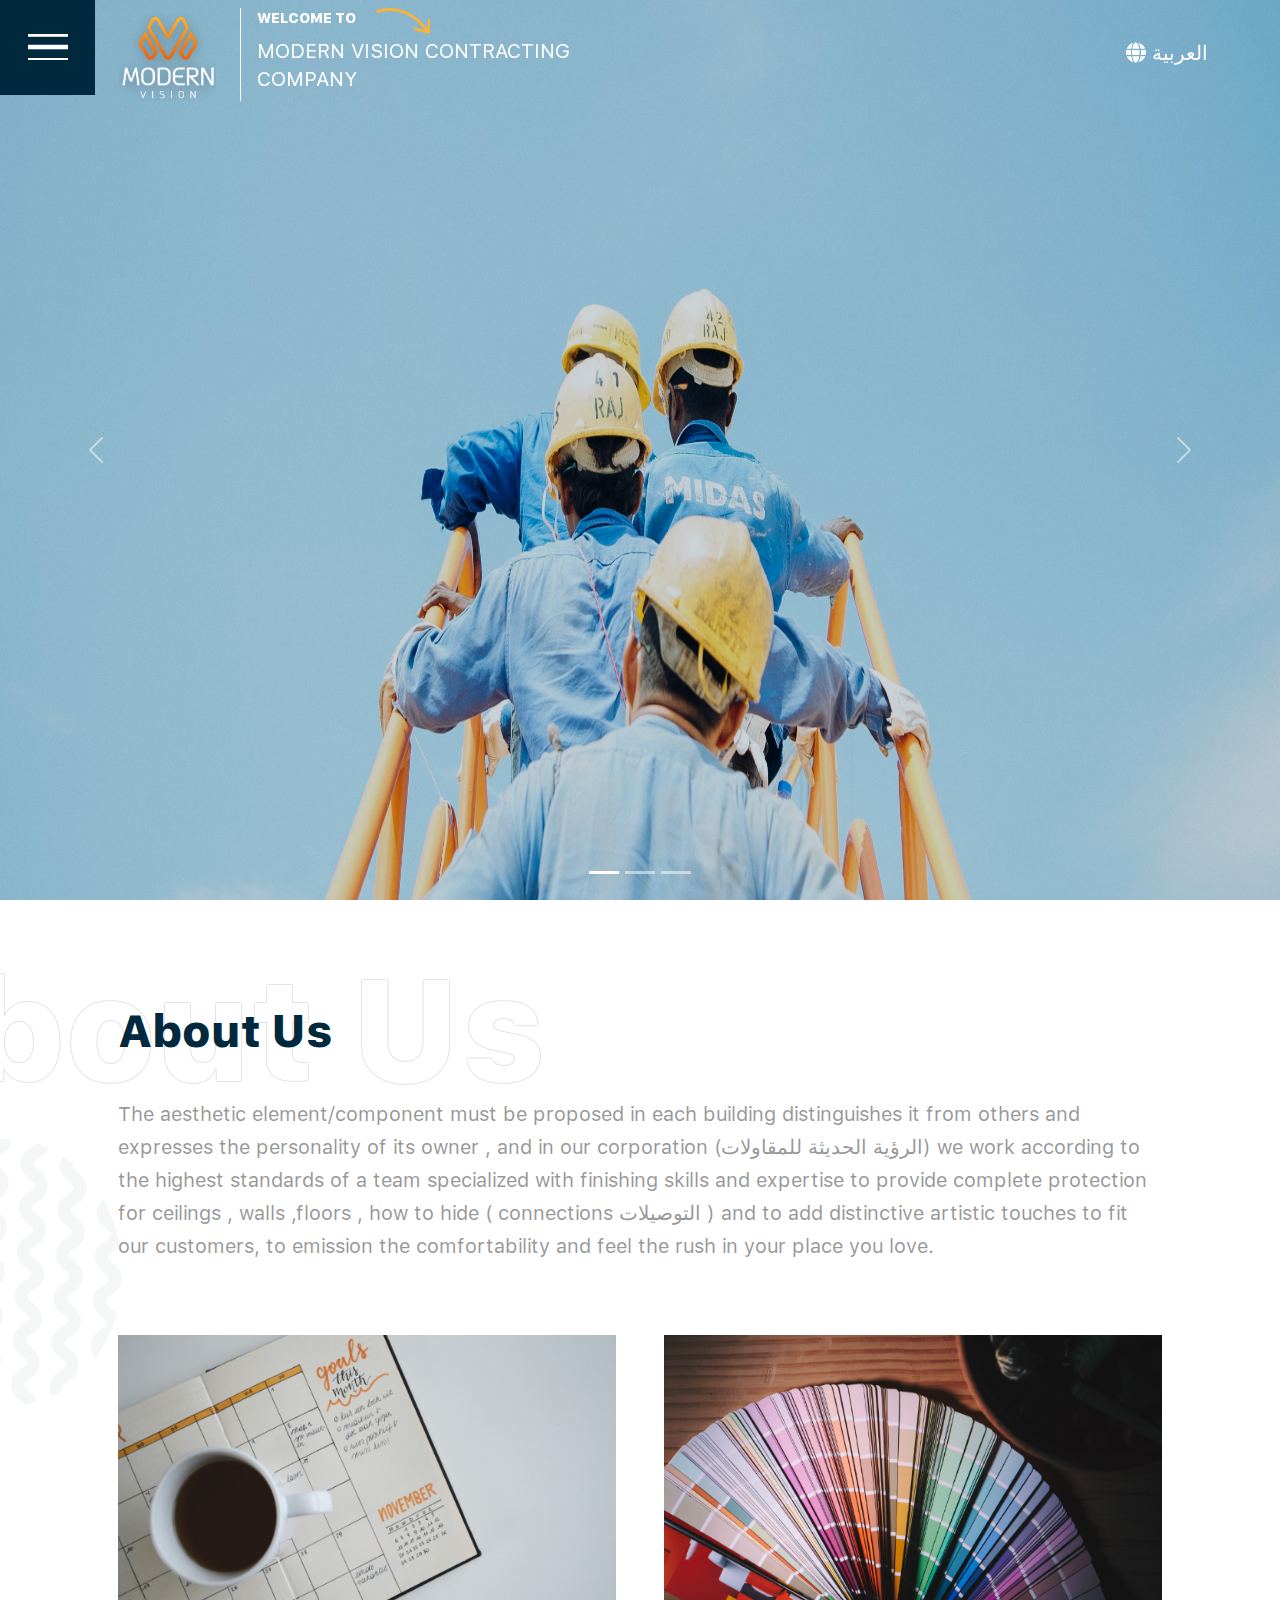
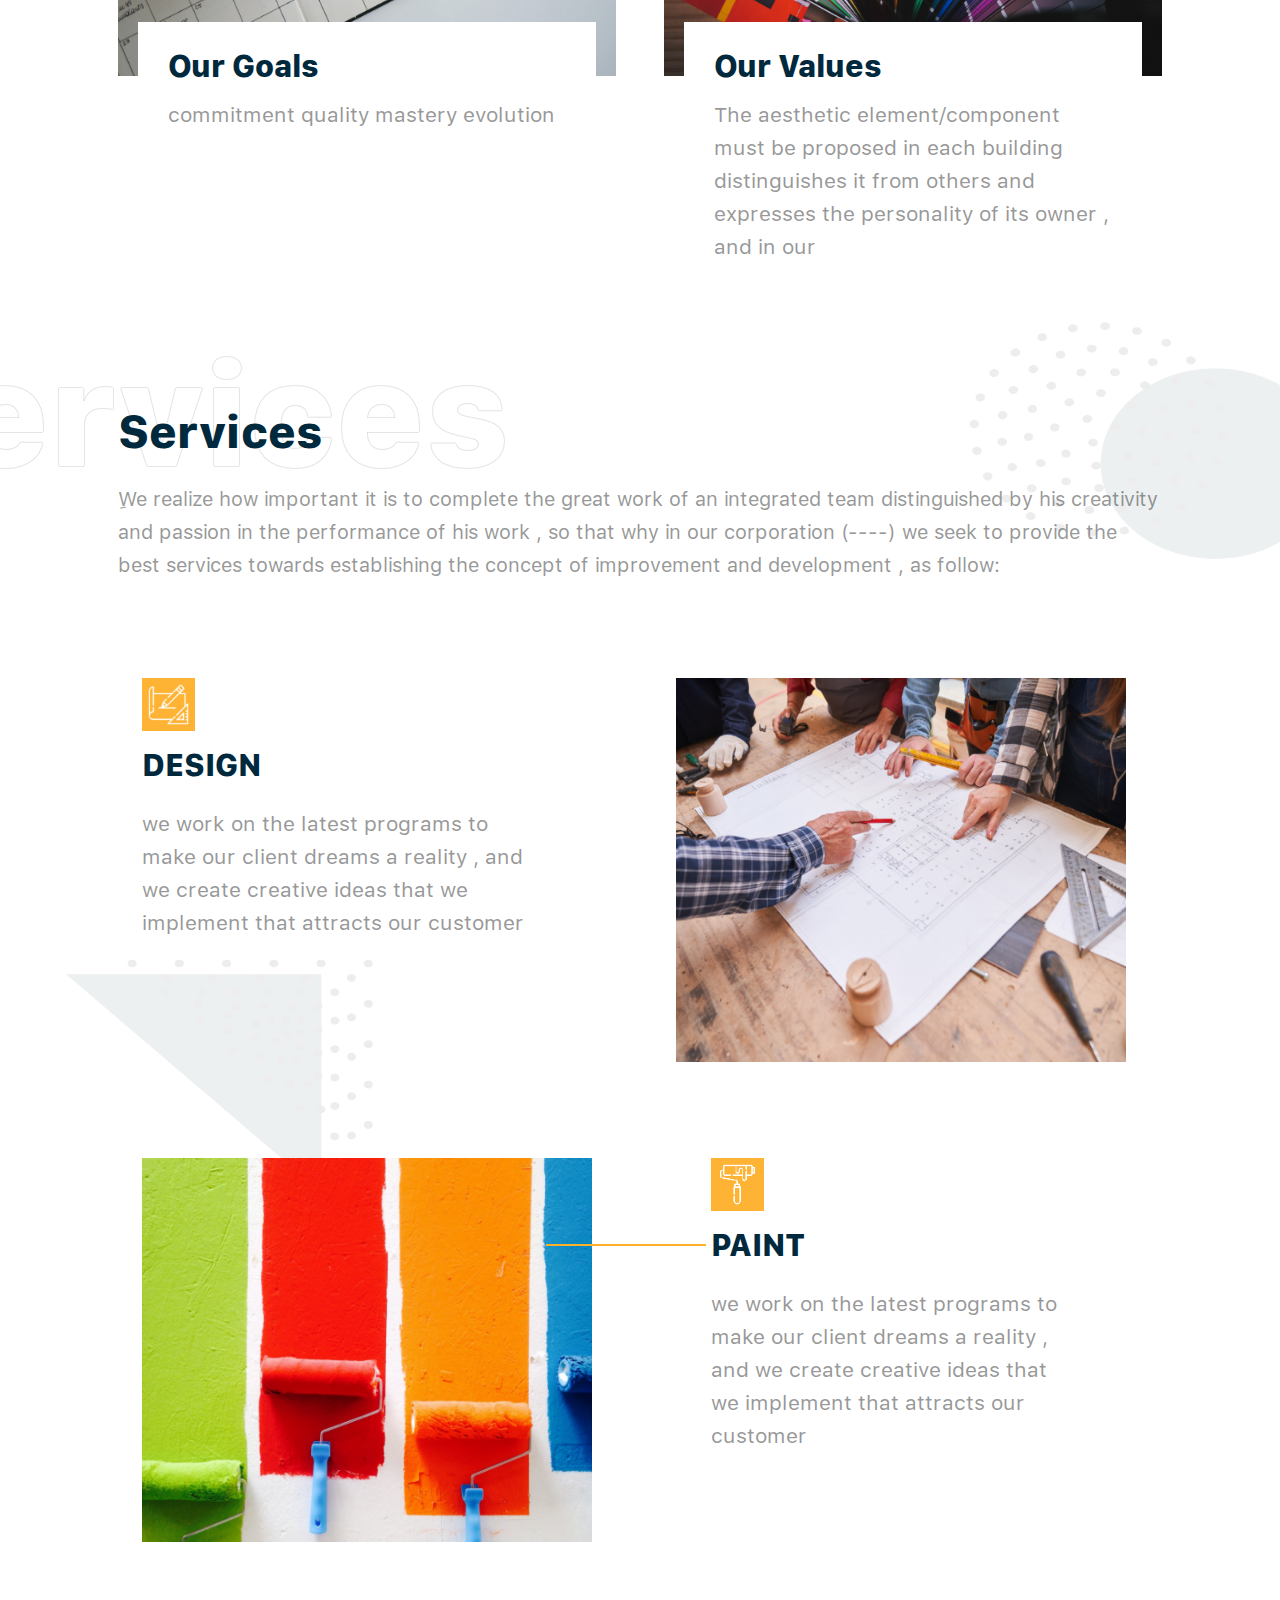
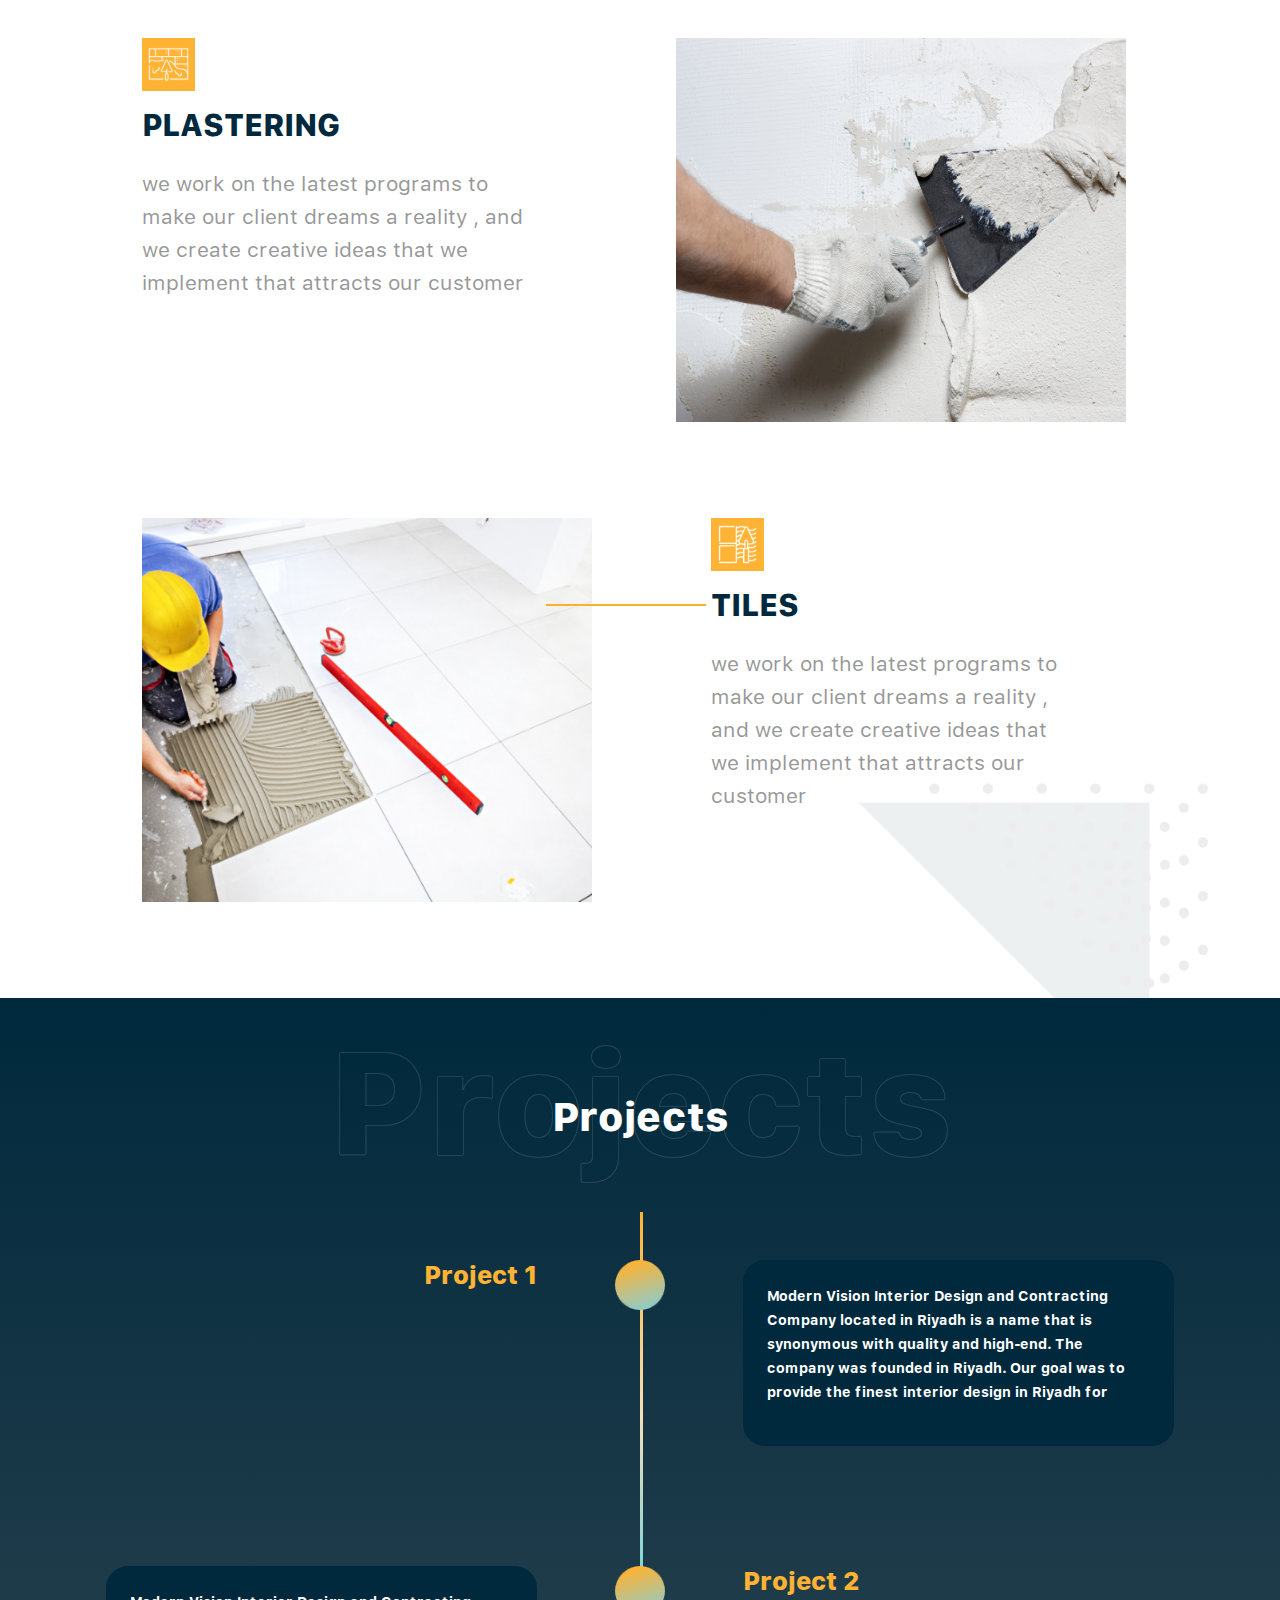
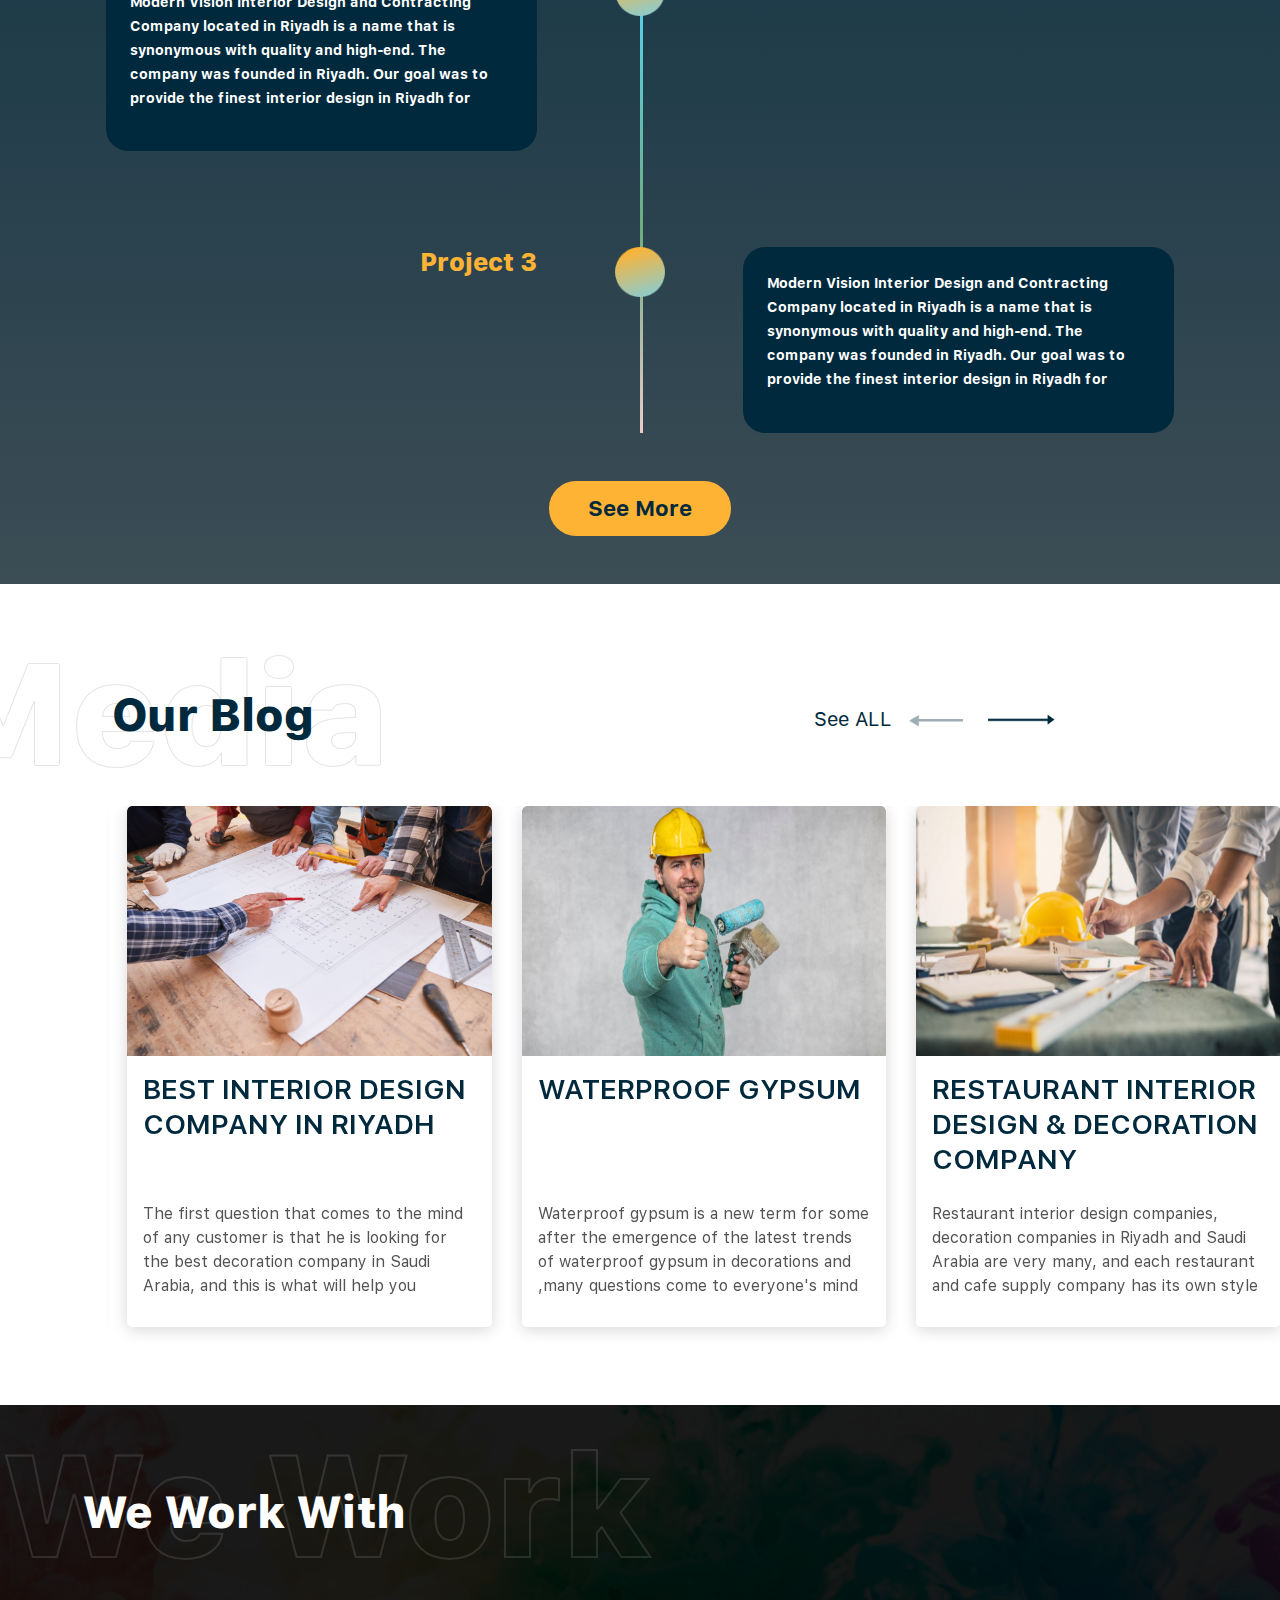
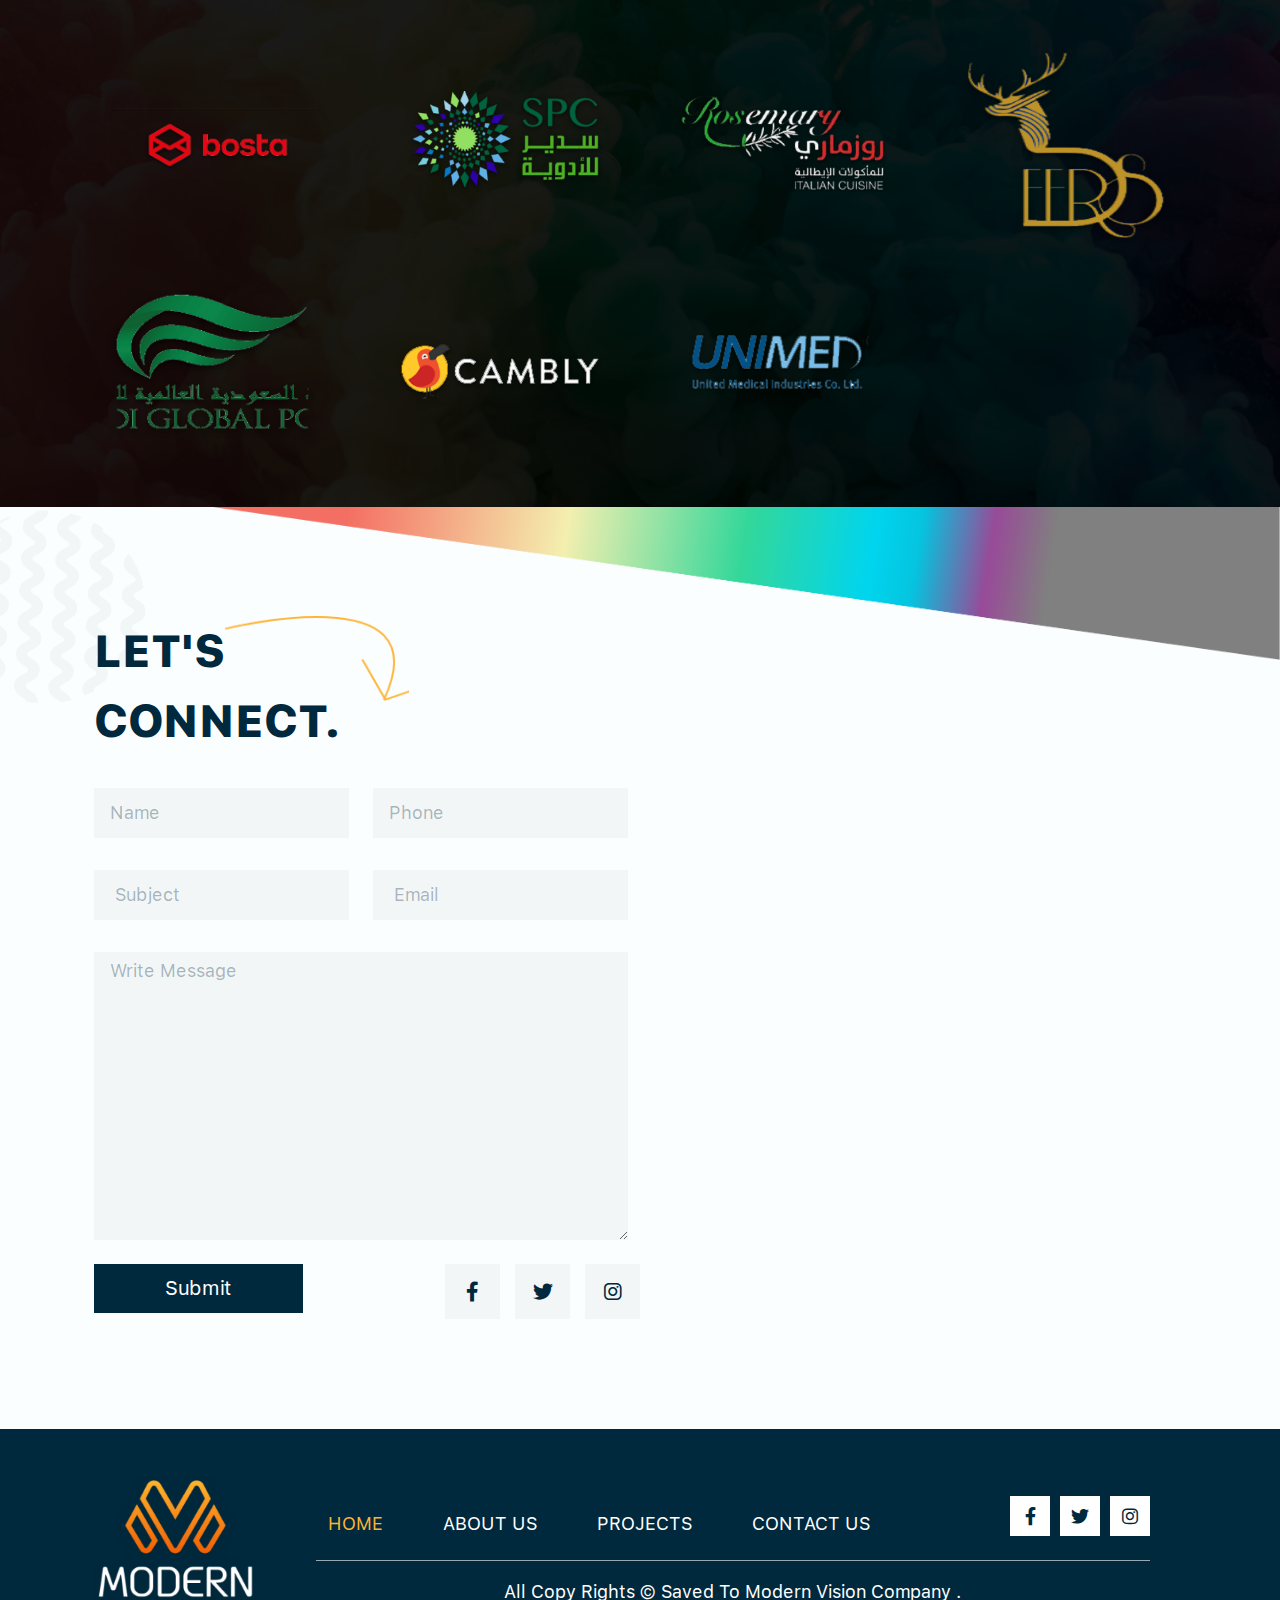
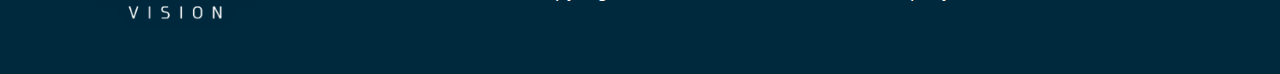
<file: index.html>
<!DOCTYPE html>
<html lang="en" dir="ltr">
<head>
    <meta charset="UTF-8">
    <meta http-equiv="X-UA-Compatible" content="IE=edge">
    <meta name="viewport" content="width=device-width, initial-scale=1.0">
    <title>modern-vision</title>
    <meta name="description" content="modern-vision">
    <meta name="keywords" content="modern-vision">
    <meta name="robots" content="index, follow" />
    <meta property="og:title" content="modern-vision"/>
    <meta property="og:type" content="Website"/>
    <meta property="og:url" content="" />
    <meta property="og:image" content="assets/img/logo.png"/>
    <link href="assets/img/logo.png"  rel="shortcut icon"/>
    <!-- Bootstrap CSS -->
    <link href="assets/css/bootstrap.min.css" rel="stylesheet">
    <link rel="stylesheet" href="assets/css/owl.carousel.min.css">
    <link rel="stylesheet" href="assets/css/owl.theme.default.min.css">
    <!--link-font-awsome-->
    <link  href="assets/font-awesome/css/all.css" rel="stylesheet">
    <!--stlye-css-->
    <link  href="assets/css/style.css" rel="stylesheet">
    <link href="assets/css/style-rtl.css" rel="stylesheet"/>
    <link href="assets/css/style-ltr.css" rel="stylesheet"/>

</head>
<body>
    <!--nav-->
    <nav class="navbar navber-index navbar-fixed-top fixed-top p-0">
        <div class="container-fluid px-0 align-items-center">
            <div class="d-flex flex-wrap align-items-start content-nav-left">
                <button class="navbar-toggler" type="button" data-bs-toggle="offcanvas" data-bs-target="#offcanvasNavbar" aria-controls="offcanvasNavbar">
                    <span class="navbar-toggler-icon"></span>
                </button>
                <a class="navbar-brand mx-md-4 mx-2 mt-2" href="index.html">
                   <img src="./assets/img/logo-logo.png" alt="logo">
                </a>
                <div class="title-nav mt-2 px-3 d-none d-md-block">
                    <h6>welcome to </h6>
                    <h5 class="col-md-9">
                        MODERN vISION CONTRACTING 
                        COMPANY
                    </h5>
                </div>
            </div>
            <a href="" class="link-ar  mx-md-5 px-md-4 mx-3">
                <i class="fa-solid fa-globe"></i>
                العربية
            </a>
          <div class="offcanvas offcanvas-end" tabindex="-1" id="offcanvasNavbar" aria-labelledby="offcanvasNavbarLabel">
            <div class="offcanvas-header p-0">
              <button type="button" class="btn-close" data-bs-dismiss="offcanvas" aria-label="Close"></button>

              <h5 class="offcanvas-title" id="offcanvasNavbarLabel">
                <a href="" class="link-ar-close mx-md-5 px-md-4">
                    <i class="fa-solid fa-globe"></i>
                    العربية
                </a>
              </h5>
            </div>
            <div class="offcanvas-body mt-5">
                <div class="row justify-content-center">
                    <div class="col-md-4">
                        <ul class="navbar-nav navbar-index-nav text-center flex-grow-1 pe-3">
                            <li class="nav-item">
                              <a class="nav-link active"  aria-current="page" href="index.html">Home</a>
                            </li>
                            <li class="nav-item">
                              <a class="nav-link" href="about-us.html">About Us</a>
                            </li>
                            <li class="nav-item">
                                <a class="nav-link" href="Projects.html"> Projects</a>
                            </li>
                            <li class="nav-item">
                                <a class="nav-link" href="services.html">Services</a>
                            </li>
                            <li class="nav-item">
                                <a class="nav-link" href="blog.html">BLOG</a>
                            </li>
                            
                            <li class="nav-item">
                                <a class="nav-link" href="content-us.html">CONTACT US</a>
                            </li>
                             
                        </ul>
                    </div>
                    <div class="col-md-4 text-center">
                        <div class="d-grid align-items-end h-100">
                            <a href="index.html">
                                <img class="img-index-convas" src="./assets/img/logo.png" alt="logo">
    
                            </a>
                            <div class="mt-5 from-compoent-social px-0">
                                <h6 class="title-follow">FOLLOW US</h6>
                                <ul class="mt-3 d-flex justify-content-center">
                                    <li>      
                                         <a class="fab fab fa-facebook-f" href="" target="_blank"></a>
                                    </li>
                                    <li>
                                        <a class="fab fa-twitter" href="" target="_blank"></a>
    
                                    </li>
                                    <li>
                                        <a class="fab fa-instagram" href="" target="_blank"></a>
    
                                    </li>
                                </ul>
                            </div>
                        </div>
                       
                    </div>
                </div>
           
            </div>
          </div>
        </div>
    </nav>
    <!--end-nav-->
    <!--start-header-->
    <header>
       <!-- <div class="component-header">
          <img src="./assets/img/hader.png" alt="header">
          <div class="img-over"></div>
          <div class="scrolldown">
            <a href="#">
                <span></span>
            </a>
         </div>
         
       </div> -->
       <div id="carouselExampleIndicators" class="carousel carousel-header slide carousel-fade"  data-bs-ride="carousel">
        <div class="carousel-indicators">
          <button type="button" data-bs-target="#carouselExampleIndicators" data-bs-slide-to="0" class="active" aria-current="true" aria-label="Slide 1"></button>
          <button type="button" data-bs-target="#carouselExampleIndicators" data-bs-slide-to="1" aria-label="Slide 2"></button>
          <button type="button" data-bs-target="#carouselExampleIndicators" data-bs-slide-to="2" aria-label="Slide 3"></button>
        </div>
        <div class="carousel-inner">
          <div class="carousel-item active">
            <img src="./assets/img/hader.png" class="w-100"alt="header">
            <div class="img-over"></div>
          </div>
          <div class="carousel-item">
            <img src="./assets/img/services-item.png" class="w-100"alt="header">
          <div class="img-over"></div>
          </div>
          <div class="carousel-item">
            <img src="./assets/img/services-item-2.png" class="w-100"alt="header">
            <div class="img-over"></div>
          </div>
        </div>
        <button class="carousel-control-prev" type="button" data-bs-target="#carouselExampleIndicators" data-bs-slide="prev">
          <span class="carousel-control-prev-icon" aria-hidden="true"></span>
          <span class="visually-hidden">Previous</span>
        </button>
        <button class="carousel-control-next" type="button" data-bs-target="#carouselExampleIndicators" data-bs-slide="next">
          <span class="carousel-control-next-icon" aria-hidden="true"></span>
          <span class="visually-hidden">Next</span>
        </button>
      </div>
    </header>
    <!--end-header-->
    <!--about-us-->
    <section class="component-about-us pt-5 pb-1 mt-5">
        <!--7-11-2022-->
        <h2 class="img-title pt-5">
            About Us
        </h2>
        <!--end-7-11-2022-->
        <img class="compoent-img-about d-none d-md-block" src="./assets/img/content-us-left.png" alt="content">
        <div class="container px-md-5">
            <h6 class="title-content">
                About Us
            </h6>
            <p class="p-about pt-4 col-md-12"><!--7-11-2022--><!--add to pt-4-->
            The aesthetic element/component
             must be proposed in each building distinguishes it from others and expresses 
            the personality of its owner , and in our corporation (الرؤية الحديثة للمقاولات)
             we work according to the highest standards of a team specialized with finishing skills 
             and expertise to provide complete protection for ceilings , walls ,floors , how to hide 
             ( connections التوصيلات ) and to add distinctive artistic touches to fit our customers,
              to emission the comfortability and feel the rush in your place you love.
            </p>
            <!--card-about-->
                <div class="row row-cols-md-2 row-cols-1 row-card-about g-5 mx-0 mt-4">
                    <!--stert-item-->
                    <div class="col col-card-about d-flex">
                     <div class="card w-100">
                         <img src="./assets/img/about-1.png" class="card-img-top" alt="img-about">
                         <div class="card-body">
                           <h5 class="card-title">Our Goals</h5>
                           <p class="card-text">commitment quality mastery evolution</p>
                          
                         </div>
                       </div>
                    </div>
                    <!--end-item-->
                    <div class="col col-card-about d-flex">
                     <div class="card w-100">
                         <img src="./assets/img/about-2.png" class="card-img-top" alt="img-about">
                         <div class="card-body">
                           <h5 class="card-title">Our Values</h5>
                           <p class="card-text">The aesthetic element/component must be proposed in each building distinguishes it 
                             from others and expresses the personality of its owner , and in our</p>
                          
                         </div>
                       </div>
                    </div>
                    <!--end-item-->
                </div>
            <!--end-card-about-->
        </div>
    </section>
    <!--end-about-us-->
    <!--start-Services-->
    <section class="component-services pt-3">
         <!--7-11-2022-->
         <h2 class="img-title">
            Services
        </h2>
        <!--end-7-11-2022-->
        <img class="compoent-img-sevices d-none d-md-block" src="./assets/img/services-item-index.png" alt="content">
        <div class="container px-md-5">
            <h6 class="title-content">
                Services
            </h6>
            <p class="p-about mt-3">ِWe realize how important it is to complete the great work of an integrated
             team distinguished by his creativity and passion in the performance of his work , 
             so that why in our corporation (----) we seek to provide the best services towards establishing
              the concept of improvement and development , as follow:
            </p>
         <!--card-services-->
         <div class="component-services-card mt-5 pt-5">
            <!--item-->
            <div class="card row-card-services mb-5 pb-5">
                <div class="row g-5 mx-0">
                
                  <div class="col-md-6 col-dete-services">
                    <div class="card-body p-0">
                      <img src="./assets/img/Design.png" alt="Design">
                      <h5 class="card-title">Design</h5>
                      <p class="card-text col-md-10">we work on the latest programs to make our client 
                        dreams a reality , and we create creative ideas that we implement that attracts
                         our customer
                      </p>
                     
                    </div>
                  </div>
                  <div class="col-img-services col-md-6 d-flex justify-content-end">
                    <img src="./assets/img/services-item.png" class="img-fluid-services" alt="Design">
                  </div>
                </div>
                <img class="design-img-sevices d-none d-md-block" src="./assets/img/lader-shap.png" alt="content">

            </div>
            <!--end-item-->
            <!--item-paint-->
            <div class="card row-card-services mb-5 pb-5">
                <div class="row g-5 mx-0">
                  
                    <div class="col-md-6  col-dete-services">
                        <div class="card-body p-0">
                        <img src="./assets/img/paint.png" alt="paint">
                        <h5 class="card-title">paint</h5>
                        <p class="card-text col-md-10">we work on the latest programs to make our client dreams a reality , and we create creative ideas that we implement that attracts our customer</p>
                        
                        </div>
                   </div>
                   <div class="col-img-services  col-md-6 d-flex justify-content-end">
                    <img src="./assets/img/services-item-2.png" class="img-fluid-services" alt="paint">
                   </div>
                </div>
            </div>
            <!--end-item-->
            <!--item-plastering-->
            <div class="card row-card-services mb-5 pb-5">
                <div class="row g-5 mx-0">
                
                  <div class="col-md-6  col-dete-services">
                    <div class="card-body p-0">
                      <img src="./assets/img/plastering-2.png" alt="plastering">
                      <h5 class="card-title">plastering</h5>
                      <p class="card-text col-md-10">we work on the latest programs to make our 
                        client dreams a reality , and we create creative ideas that we implement 
                        that attracts our customer
                      </p>
                    </div>
                  </div>
                  <div class="col-img-services  col-md-6 d-flex justify-content-end">
                    <img src="./assets/img/plastering.png" class="img-fluid-services" alt="plastering">
                  </div>
                </div>
            </div>
            <!--end-item-->
            <!--item-tiles-->
            <div class="card row-card-services mb-5 pb-5">
                <div class="row g-5 mx-0">
                  
                    <div class="col-md-6  col-dete-services">
                        <div class="card-body p-0">
                            <img src="./assets/img/tiles-2.png" alt="tiles">
                            <h5 class="card-title">tiles</h5>
                            <p class="card-text col-md-10">we work on the latest programs to make our client 
                                dreams a reality , and we create creative ideas that we implement that attracts 
                                our customer
                            </p>
                        </div>
                    </div>
                    <div class="col-img-services  col-md-6 d-flex justify-content-end">
                        <img src="./assets/img/tiles.png" class="img-fluid-services" alt="tiles">
                    </div>
                </div>
                <img class="design-img-sevices-right d-none d-md-block" src="./assets/img/lader-shap.png" alt="content">
            </div>
            <!--end-item-->
         </div>
         <!--end--->

        </div>

    </section>
    <!--end-Services-->
    <!--Projects-->
    <section class="component-Projects-index pt-5 pb-5">
        <div class="container">
            <div class="d-flex w-100 justify-content-center">
            <!--7-11-2022-->
            <h2 class="img-title-project pt-5 mt-4 text-center">
                Projects
            </h2>
            <!--end-7-11-2022-->
                <h6 class="text-center title-project-index">Projects</h6>
            </div>
           
            <div class="container pt-4">
                <div class="timeline-label col-md-12 m-auto">
                    <div class="row timeline-item justify-content-center align-items-start pt-5 mt-5 pb-4 h-100 mx-0">
                        <div class="col-md-5 project-name">Project 1</div>
                        <div class="col-md-2 timeline-badge text-center d-none d-md-block">
                            <img class="img-ellips"src="./assets/img/Ellipse.png" alt="Ellipse">
                        </div>
                        <div class="col-md-5 pro">
                            <div class="project-defintion p-4">
                                <p>
                                    Modern Vision Interior Design and Contracting Company located in Riyadh is a name that is synonymous with quality and high-end. The company was founded in Riyadh. Our goal was to provide the finest interior design in Riyadh for homeowners and for your offices from the very beginning. Each person has
    
                                </p>
                               
                                
                            </div>
                            <div class="footer-project">
                                <a href="Projects.html">
                                    <img src="./assets/img/See-Project.png" alt="see-project">
                                    <span>
                                        See Project
    
                                    </span>
                                </a>
                              
                            </div>
                        </div>
                    </div>
                    <div class="row timeline-item justify-content-center align-items-start pt-5 mt-5 mx-0">
                        <div class="col-md-5 project-name text-start">Project 2</div>
                        <div class="col-md-2 timeline-badge text-center d-none d-md-block">
                            <img class="img-ellips"src="./assets/img/Ellipse.png" alt="Ellipse">

                        </div>
                        <div class="col-md-5 pro">
                            <div class="project-defintion p-4">
                                <p>
                                    Modern Vision Interior Design and Contracting Company located in Riyadh is a name that is synonymous with quality and high-end. The company was founded in Riyadh. Our goal was to provide the finest interior design in Riyadh for homeowners and for your offices from the very beginning. Each person has
    
                               </p>
                                <div class="footer-project">
                                    <a href="Projects.html">
                                        <img src="./assets/img/See-Project.png" alt="see-project">
                                        <span>
                                            See Project
        
                                        </span>
                                    </a>
                                  
                                </div>
                            </div>
                            
                        </div>
                     
                        
                       
                    </div>
                    <div class="row timeline-item justify-content-center align-items-start pt-5 mt-5 mx-0">
                        <div class="col-md-5 project-name">Project 3</div>
                        <div class="col-md-2 timeline-badge text-center d-none d-md-block">
                            <img class="img-ellips"src="./assets/img/Ellipse.png" alt="Ellipse">

                        </div>
                        <div class="col-md-5 pro">
                            <div class="project-defintion p-4">
                                <p>
                                    Modern Vision Interior Design and Contracting Company located in Riyadh is a name that is synonymous with quality and high-end. The company was founded in Riyadh. Our goal was to provide the finest interior design in Riyadh for homeowners and for your offices from the very beginning. Each person has
    
                                </p>
                                <div class="footer-project">
                                    <a href="Projects.html">
                                        <img src="./assets/img/See-Project.png" alt="see-project">
                                        <span>
                                            See Project
        
                                        </span>
                                    </a>
                                  
                                </div>
                            </div>
                            
                        </div>
                       
                    </div>
                </div>
                <div class="d-flex  mt-5 justify-content-center">
                    <a class="col-md-2 link-see-more" href="Projects.html">See More</a>
                </div>
            </div>
          
        </div>
    </section>
    <!--end-Projects-->
    <!--Our Blog--> 
    <section class="component-blog pt-5 pb-5 mt-5">
        <!--7-11-2022-->
        <h2 class="img-title img-title-m pt-5">
            Media 
        </h2>
        <!--end-7-11-2022-->
        <div class="row mx-0 align-items-center justify-content-between">
            <h6 class="col-md-4 text-center title-content text-capitalize">Our Blog</h6>
             <a class="col-md-8 blog-seeall" href="blog.html">See ALL</a>
        </div>
      

        <div class="row mx-0 mt-5 row-media">
            <div class="col-md-11 mx-0 px-0">
                <div class="owl-blog owl-carousel owl-theme col-md-11">
                    <div class="item"> 
                        <div class="col d-flex">
                            <div class="card card-blog">
                            <a href="definition-blog.html">
                                <img class="card-img-blog"src="./assets/img/blog-3.png" alt="blog">
            
                            </a>
                            <div class="card-body">
                            <h6>RESTAURANT INTERIOR DESIGN & DECORATION COMPANY</h6>
                            <p>Restaurant interior design companies, decoration companies in Riyadh and Saudi Arabia are very many, and each restaurant and cafe supply company has its own style and taste</p>
                            </div>
                            </div>
                    </div>
                    </div>
                    
                    <div class="item"> 
                        <div class="col d-flex">
                            <div class="card card-blog">
                                <a href="definition-blog.html">
                                <img class="card-img-blog"src="./assets/img/blog-item.png" alt="blog">
                
                                </a>
                                <div class="card-body">
                                <h6>WATERPROOF GYPSUM</h6>
                                <p>Waterproof gypsum is a new term for some after the emergence of the latest trends of waterproof gypsum in decorations and many questions come to everyone's mind,</p>
                                </div>
                            </div>
                        </div>
                    </div>
                    <div class="item">   
                        <div class="col d-flex">
                            <div class="card card-blog">
                            <a href="definition-blog.html">
                                <img class="card-img-blog"src="./assets/img/services-item.png" alt="blog">
        
                            </a>
                            <div class="card-body">
                            <h6>BEST INTERIOR DESIGN COMPANY IN RIYADH</h6>
                            <p>The first question that comes to the mind of any customer is that he is looking for the best decoration company in Saudi Arabia, and this is what will help you</p>
                            </div>
                            </div>
                        </div>
                    </div>
                    <div class="item">
                        <div class="col d-flex">
                            <div class="card card-blog">
                            <a href="definition-blog.html">
                            <img class="card-img-blog"src="./assets/img/blog-item.png" alt="blog">
            
                            </a>
                            <div class="card-body">
                            <h6>WATERPROOF GYPSUM</h6>
                            <p>Waterproof gypsum is a new term for some after the emergence of the latest trends of waterproof gypsum in decorations and many questions come to everyone's mind,</p>
                            </div>
                            </div>
                        </div> 
                    </div>
                </div>
            </div>
            
        </div>
        
        
    </section>
    <!--end-Our Blog-->
    <!--start-Work-->
     <section class="component-work pt-5 pb-5">
        <div class="over-work"></div>
        <div class="defintion-work pt-4">
            <!--7-11-2022-->
            <h2 class="img-title-work">
                We work 
            </h2>
            <!--end-7-11-2022-->
            <div class="container">
              <h6 class="title-content text-capitalize title-work">We Work With</h6>
              <div class="row row-cols-lg-4 row-cols-md-2 row-cols-1 row-col-work g-4 mt-5 pt-4">
                  <div class="col text-center d-flex align-items-center justify-content-center">
                    <img class="img-wok"src="./assets/img/bost.png" alt="bost">
                  </div>
                  <div class="col text-center d-flex align-items-center justify-content-center">
                    <img class="img-wok" src="./assets/img/Sadeer.png" alt="Sadeer">
    
                  </div>
                  <div class="col text-center d-flex align-items-center justify-content-center">
                    <img class="img-wok" src="./assets/img/roms.png" alt="roms">
    
                  </div>
                  <div class="col text-center d-flex align-items-center justify-content-center">
                    <img class="img-wok" src="./assets/img/SAS.png" alt="SAS">
    
                  </div>
                  <div class="col text-center d-flex align-items-center justify-content-center">
                    <img class="img-wok"src="./assets/img/InternationalPorts.png" alt="International-Ports">
                  </div>
                  <div class="col text-center d-flex align-items-center justify-content-center">
                    <img class="img-wok" src="./assets/img/cambly.png" alt="cambly">
                  </div>
               
                  <div class="col text-center d-flex align-items-center justify-content-center">
                    <img class="img-wok" src="./assets/img/unimed.png" alt="Medical Industries Co">
    
                  </div>
              </div>
            </div>
        </div>
        
     </section>
    <!--end-Work-->
    <!--start-content-us-->
     <section class="compoent-content-us">
        <div class="img-content-us d-none d-md-block">
            <div class="row mx-0">
                <div class="col-md-2 px-0">
                    <img class="compoent-img-left"src="./assets/img/content-us-left.png"  alt="content">
                </div>
                <div class="col-md-10 px-0">
                    <img class="comonent-img-right" src="./assets/img/content-us-right.png" alt="content">
                </div>
                
            </div>
        </div>
        <div class="container">

            <div class="row mx-0 row-content-map-form">
                <h6 class="title-content"><span>LET'S</span> CONNECT.</h6>

                 <div class="col-md-6 mt-4 ">
                    <form class="form-content row g-4  needs-validation justify-content-center" novalidate="">
                        <div class="col-md-6 mb-2">
                        <input type="text" class="form-control form-control-lg" id="validationCustom01" placeholder="Name" required="">
                        <div class="valid-feedback">
                            Looks good!
                        </div>
                        </div>
                        <div class="col-md-6 mb-2">
                            <input type="text" placeholder="Phone" class="form-control form-control-lg" id="validationCustom05" required="">
                            <div class="invalid-feedback">
                            Please provide a valid number.
                            </div>
                        </div>
                        <div class="col-md-6 mb-2">
                            <input type="text" class="form-control form-control-lg" placeholder=" Subject" id="validationemail" required="">
                             <div class="invalid-feedback">
                                 Please provide a valid Subject.
                             </div>
                        </div>
                        <div class="col-md-6 mb-2">
                           <input type="email" class="form-control form-control-lg" placeholder=" Email" id="validationemail" required="">
                            <div class="invalid-feedback">
                                Please provide a valid Email.
                            </div>
                        </div>
                      
                        <div class="col-md-12">
                        <textarea rows="8" placeholder="Write Message" class="form-control form-control-lg" id="validationTextarea" required=""></textarea>
                        <div class="invalid-feedback">
                            Please enter a message in the textarea.
                        </div>
    
                        </div>
                        <div class="col-md-5">
                           <button class="btn btn-lg   btn-submit" type="submit">Submit </button>
                        </div>
                        <div class="col-md-7 from-compoent-social px-0">
                            <ul class="d-flex justify-content-end">
                                <li>      
                                     <a class="fab fab fa-facebook-f" href="" target="_blank"></a>
                                </li>
                                <li>
                                    <a class="fab fa-twitter" href="" target="_blank"></a>

                                </li>
                                <li>
                                    <a class="fab fa-instagram" href="" target="_blank"></a>

                                </li>
                            </ul>
                        </div>
                    </form>
    
                 </div>
                 <div class="col-md-6 mt-4">
                    <iframe  class="map-location"src="https://www.google.com/maps/embed?pb=!1m14!1m12!1m3!1d3709.5049867130097!2d39.119350614255644!3d21.605237273225367!2m3!1f0!2f0!3f0!3m2!1i1024!2i768!4f13.1!5e0!3m2!1sen!2seg!4v1659903921009!5m2!1sen!2seg" width="600" height="450" style="border:0;" allowfullscreen="" loading="lazy" referrerpolicy="no-referrer-when-downgrade"></iframe>
                 </div>
            </div>
        </div>
     </section>
    <!--end-content-us-->
    <!--start--footer-->
     <footer class="component-footer pt-5 pb-5">
        <div class="container">
            <div class="row justify-content-center mx-0 align-items-center">
                <!--img-div-->
                <div class="col-md-2 col-sm-6 d-flex justify-content-center">
                    <img class="img-logo-footer"src="./assets/img/logo-fotr.png" alt="logo">
                </div>
                <!--link-footer-->
                <div class="col-md-10">
                    <div class="px-md-5">
                        <div class="row col-link-social-page align-items-center justify-content-center pb-2">
                            <!--link-footer-project-->
                            <div class="compoent-link-footer col-md-12 col-lg-9">
                                <ul class="nav nav-pills nav-fill">
                                    <li  class="nav-item">                            
                                        <a class="nav-linke active" href="index.html">hOME</a>
                                    </li>
                                    <li  class="nav-item">
                                        <a class="nav-linke" href="about-us.html">About Us</a>
    
                                    </li>
                                    <li  class="nav-item">
                                        <a class="nav-linke" href="Projects.html"> Projects</a>
    
                                    </li>
                                    <li  class="nav-item">
                                        <a class="nav-linke" href="content-us.html">CONTACT US</a>
    
                                    </li>
                                  </ul>
                               
                            
                             </div>
                             <!--Social-Media-->
                            <div class="col-lg-3 col-md-5 compoent-social px-0">
                                <ul class="d-flex justify-content-end">
                                    <li>      
                                         <a class="fab fab fa-facebook-f" href="" target="_blank"></a>
                                    </li>
                                    <li>
                                        <a class="fab fa-twitter" href="" target="_blank"></a>
    
                                    </li>
                                    <li>
                                        <a class="fab fa-instagram" href="" target="_blank"></a>
    
                                    </li>
                                </ul>
                            </div>
                            <!--end-Social-Media-->
                        </div>
                        <!--start-copyright-->
                        <div class="component-copyright text-center pt-3">
                            all Copy <a href="https://rightclick.com.sa/">Rights</a> © Saved To Modern Vision Company .
                        </div>
                        <!--end-copyright-->
                    </div>
                </div>
            </div>
        </div>
     </footer>
    <!--end-footer-->
    <!-- Required JS Files -->
    <script src="assets/js/jquery.js"></script>
    <script src="assets/js/owl.carousel.min.js"></script>
    <script src="assets/js/bootstrap.bundle.min.js"></script>
    <script src="assets/js/form.js"></script>
</body>
</html>
</file>
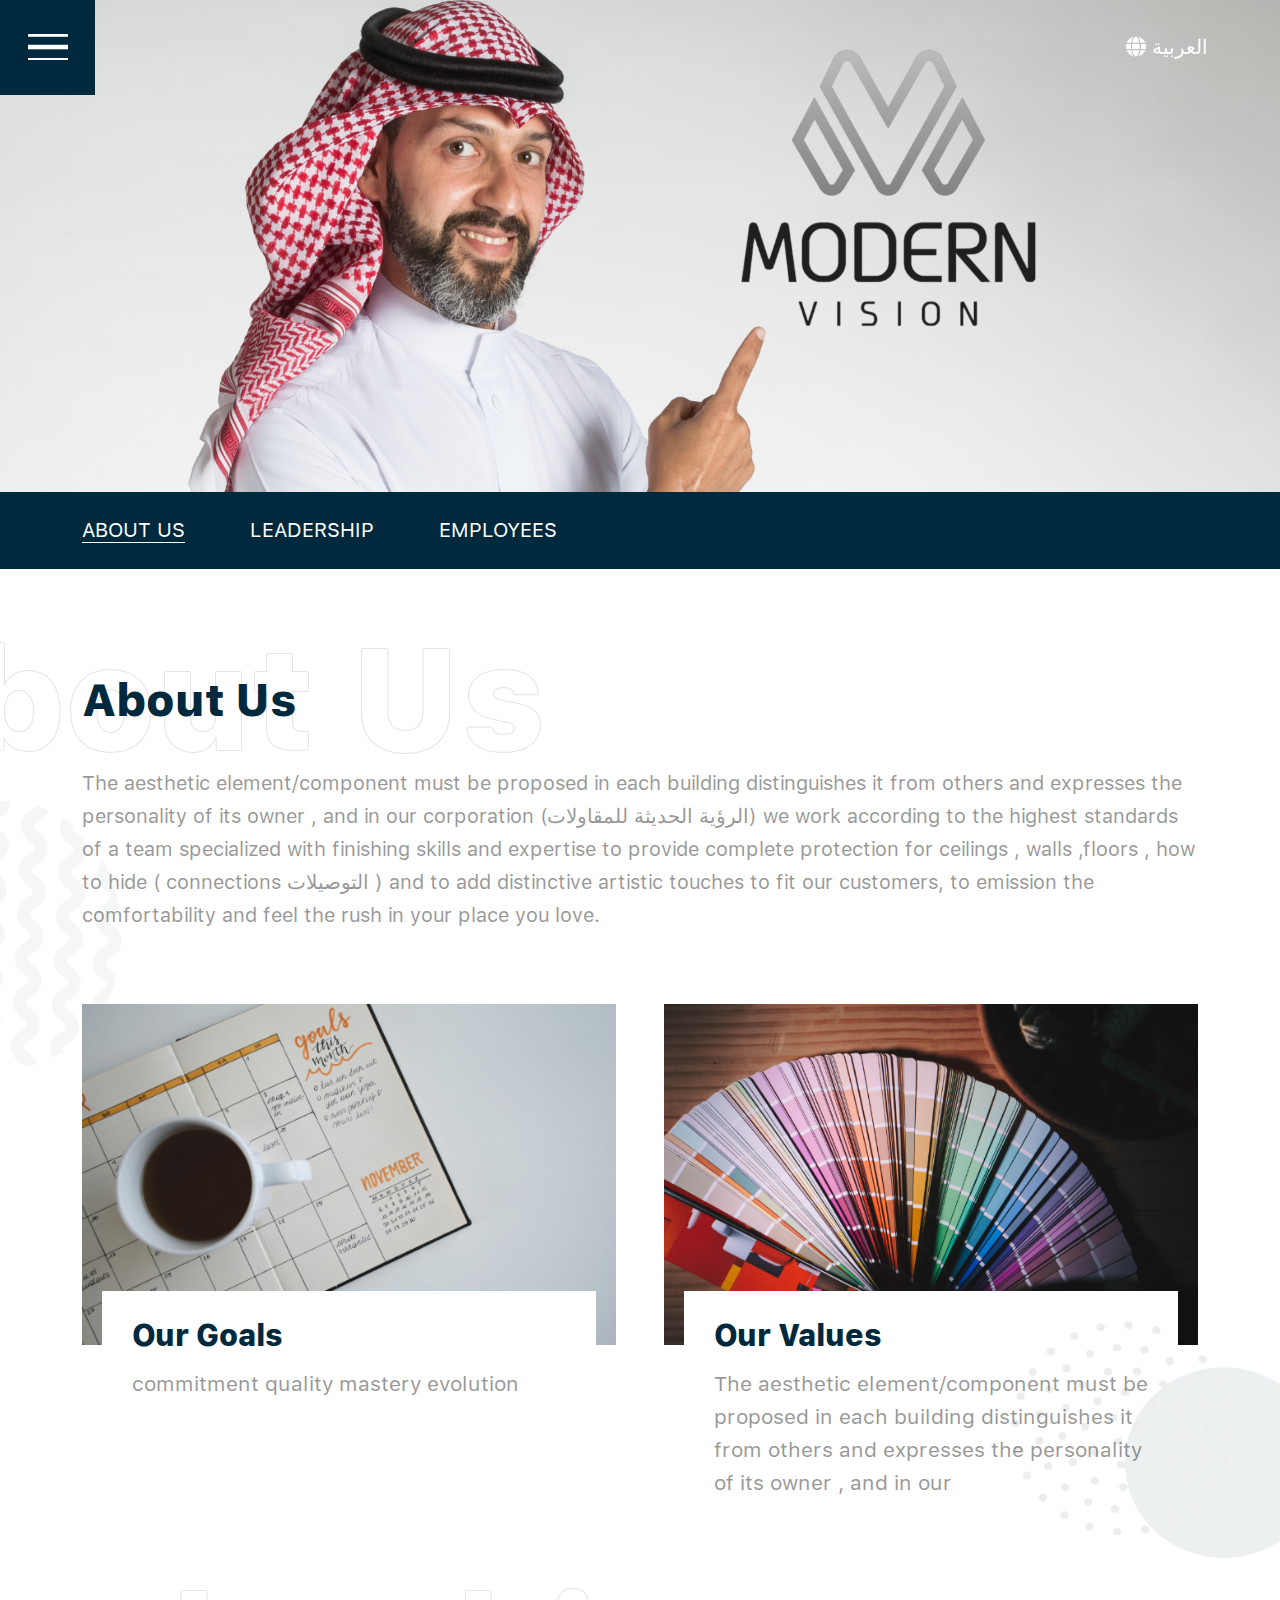
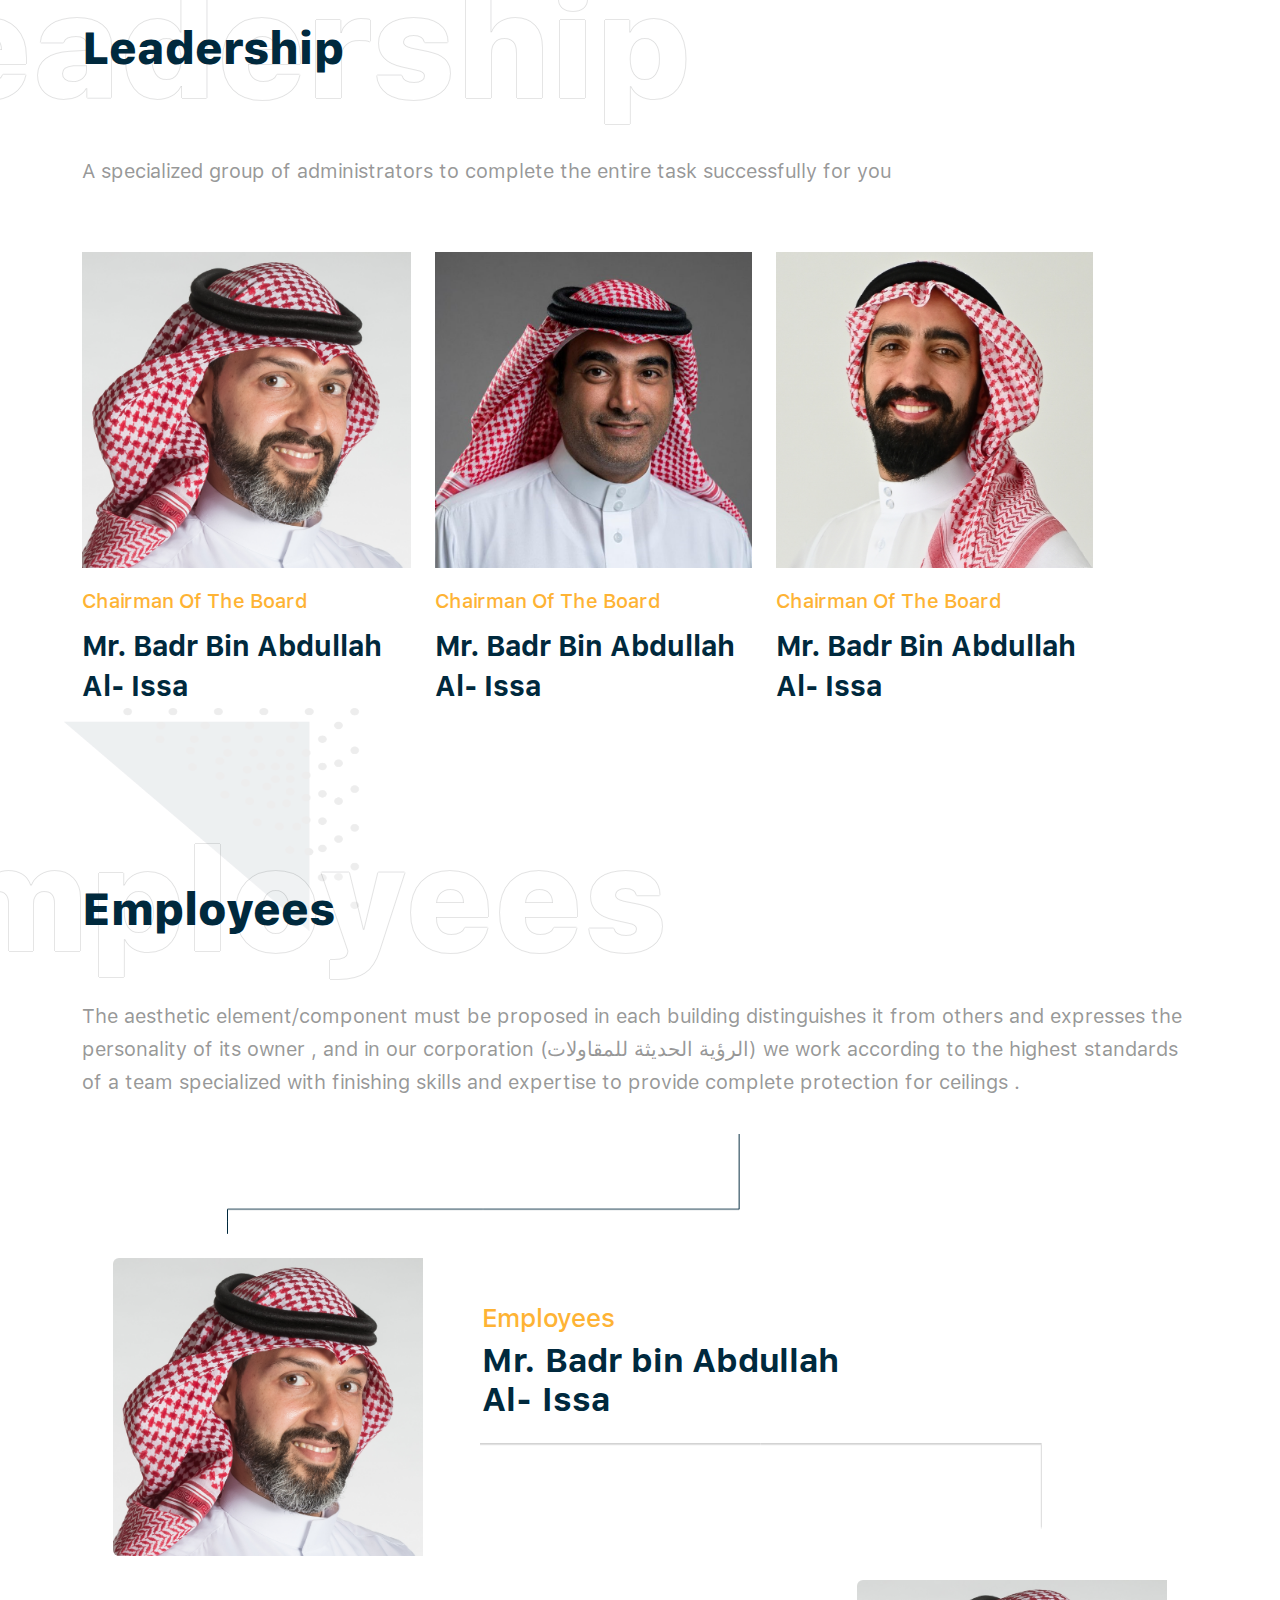
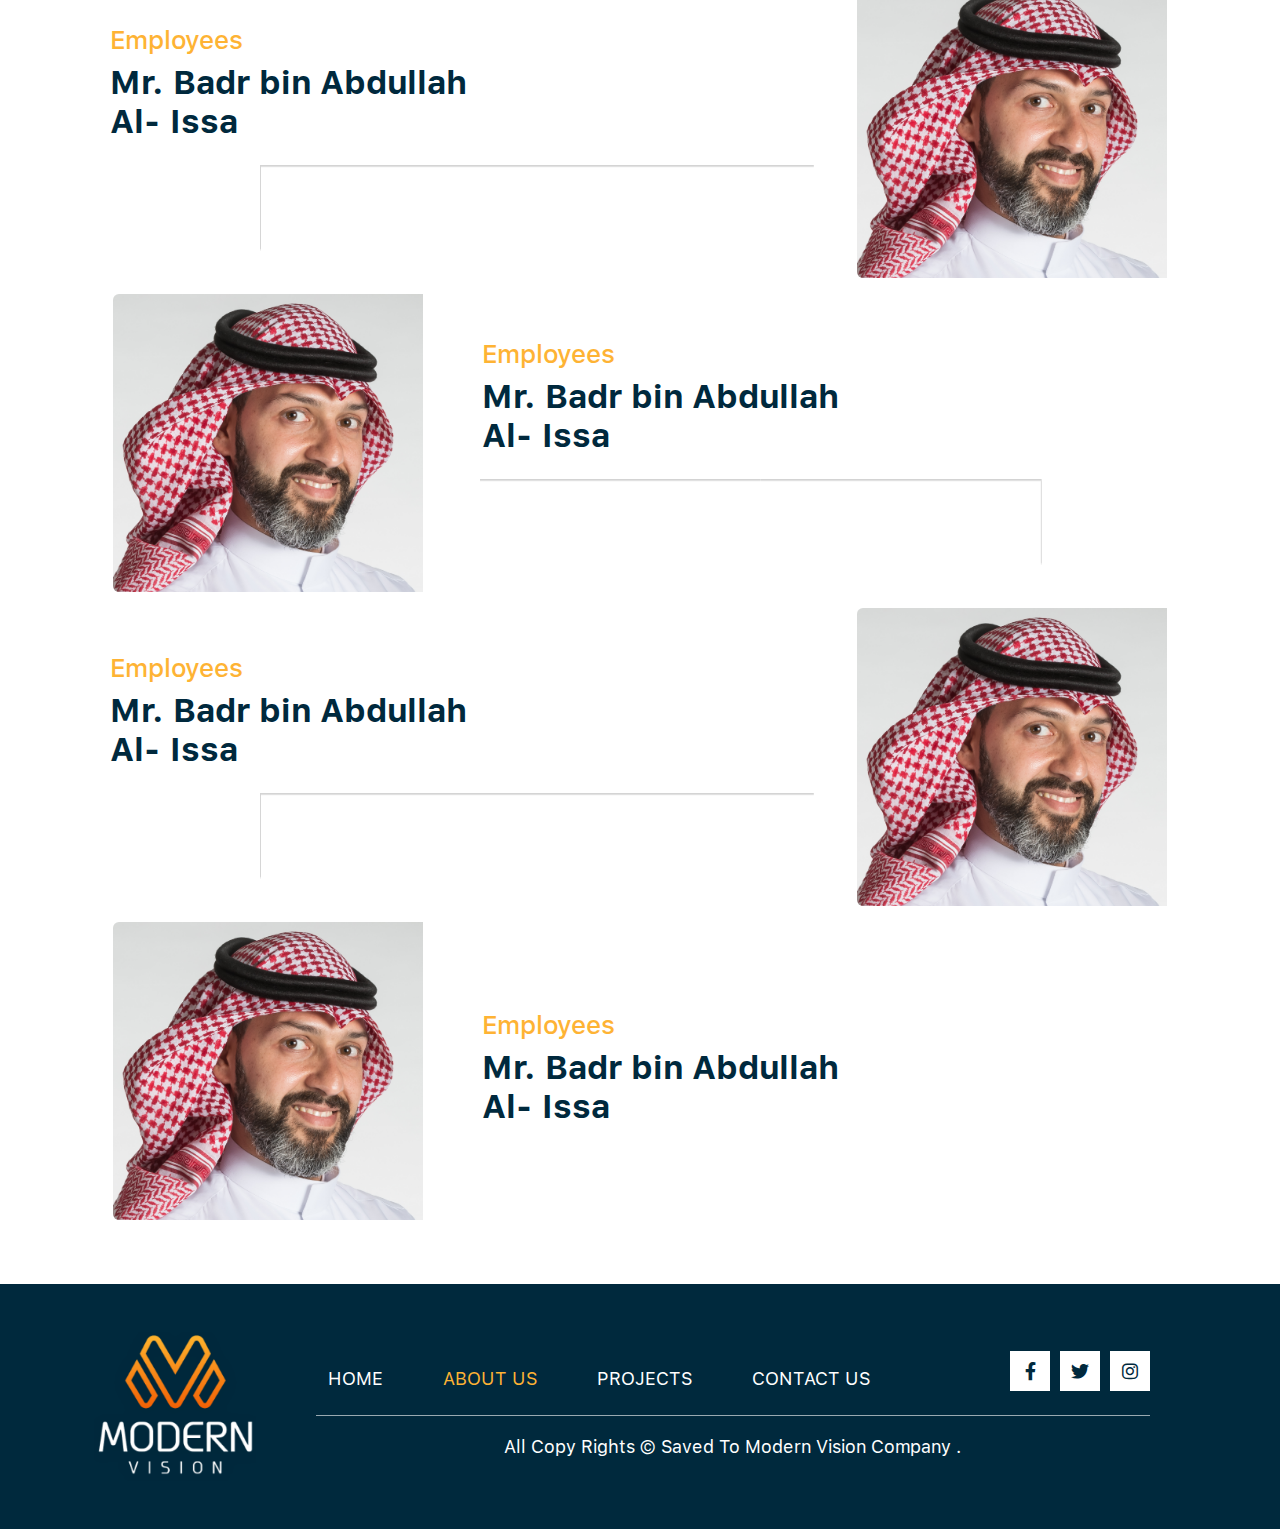
<file: about-us.html>
<!DOCTYPE html>
<html lang="en" dir="ltr">
    <head>
        <meta charset="UTF-8">
        <meta http-equiv="X-UA-Compatible" content="IE=edge">
        <meta name="viewport" content="width=device-width, initial-scale=1.0">
        <title>modern-vision</title>
        <meta name="description" content="modern-vision">
        <meta name="keywords" content="modern-vision">
        <meta name="robots" content="index, follow" />
        <meta property="og:title" content="modern-vision"/>
        <meta property="og:type" content="Website"/>
        <meta property="og:url" content="" />
        <meta property="og:image" content="assets/img/logo.png"/>
        <link href="assets/img/logo.png"  rel="shortcut icon"/>
        <!-- Bootstrap CSS -->
        <link href="assets/css/bootstrap.min.css" rel="stylesheet">
        <link rel="stylesheet" href="assets/css/owl.carousel.min.css">
        <link rel="stylesheet" href="assets/css/owl.theme.default.min.css">
        <!--link-font-awsome-->
        <link  href="assets/font-awesome/css/all.css" rel="stylesheet">
        <!--stlye-css-->
        <link  href="assets/css/style.css" rel="stylesheet">
        <link href="assets/css/style-rtl.css" rel="stylesheet"/>
        <link href="assets/css/style-ltr.css" rel="stylesheet"/>
    </head>
<body>
    <!--nav-->
    <nav class="navbar navber-index navbar-fixed-top fixed-top p-0">
        <div class="container-fluid px-0 align-items-center">
            <div class="d-flex flex-wrap align-items-start content-nav-left">
                <button class="navbar-toggler" type="button" data-bs-toggle="offcanvas" data-bs-target="#offcanvasNavbar" aria-controls="offcanvasNavbar">
                    <span class="navbar-toggler-icon"></span>
                </button>
            </div>
            <a href="" class="link-ar  mx-md-5 px-md-4 mx-3">
                <i class="fa-solid fa-globe"></i>
                العربية
            </a>
          <div class="offcanvas offcanvas-end" tabindex="-1" id="offcanvasNavbar" aria-labelledby="offcanvasNavbarLabel">
            <div class="offcanvas-header p-0">
              <button type="button" class="btn-close" data-bs-dismiss="offcanvas" aria-label="Close"></button>

              <h5 class="offcanvas-title" id="offcanvasNavbarLabel">
                <a href="" class="link-ar-close mx-md-5 px-md-4">
                    <i class="fa-solid fa-globe"></i>
                    العربية
                </a>
              </h5>
            </div>
            <div class="offcanvas-body mt-5">
                <div class="row justify-content-center">
                    <div class="col-md-4">
                        <ul class="navbar-nav navbar-index-nav text-center flex-grow-1 pe-3">
                            <li class="nav-item">
                              <a class="nav-link active"  aria-current="page" href="index.html">Home</a>
                            </li>
                            <li class="nav-item">
                              <a class="nav-link" href="about-us.html">About Us</a>
                            </li>
                            <li class="nav-item">
                                <a class="nav-link" href="Projects.html"> Projects</a>
                            </li>
                            <li class="nav-item">
                                <a class="nav-link" href="services.html">Services</a>
                            </li>
                            <li class="nav-item">
                                <a class="nav-link" href="blog.html">BLOG</a>
                            </li>
                            
                            <li class="nav-item">
                                <a class="nav-link" href="content-us.html">CONTACT US</a>
                            </li>
                             
                        </ul>
                    </div>
                    <div class="col-md-4 text-center">
                        <div class="d-grid align-items-end h-100">
                            <a href="index.html">
                                <img class="img-index-convas" src="./assets/img/logo.png" alt="logo">
    
                            </a>
                            <div class="mt-5 from-compoent-social px-0">
                                <h6 class="title-follow">FOLLOW US</h6>
                                <ul class="mt-3 d-flex justify-content-center">
                                    <li>      
                                         <a class="fab fab fa-facebook-f" href="" target="_blank"></a>
                                    </li>
                                    <li>
                                        <a class="fab fa-twitter" href="" target="_blank"></a>
    
                                    </li>
                                    <li>
                                        <a class="fab fa-instagram" href="" target="_blank"></a>
    
                                    </li>
                                </ul>
                            </div>
                        </div>
                       
                    </div>
                </div>
           
            </div>
          </div>
        </div>
    </nav>
    <!--end-nav-->
    <!--start-header-->
    <header>
       <div class="component-header-us">
           <img src="./assets/img/about-us.png" alt="about">
       </div>
    </header>
    <!--end-header-->
    <!--nav-header-->
     <div class="nav-hadeer pt-4 pb-4">
        <div class="container">
            <nav class="nav-hadeer-nav">
                <a href="#about-us">About Us</a>
                <a href="#leadership">LEADERSHIP</a>
                <a href="#employess">employees</a>
            </nav>
        </div>
       
     </div>
    <!--end-nav-header-->
    <!--about-us-->
    <section class="component-about-us mt-5 pt-5" id="about-us">
        <!--7-11-2022-->
          <h2 class="img-title img-r-t pt-5">
            About Us
        </h2>
        <!--end-7-11-2022-->
        <img class="compoent-img-about d-none d-md-block" src="./assets/img/content-us-left.png" alt="content">
        <div class="container">
            <h6 class="title-content">
                    About Us
            </h6>
            <p class="p-about pt-4"><!--7-11-2022--><!--add to pt-4-->
                The aesthetic element/component must
                be proposed in each building distinguishes it from others and expresses the personality
                of its owner , and in our corporation (الرؤية الحديثة للمقاولات) we work according to 
                the highest standards of a team specialized with finishing skills and expertise to provide 
                complete protection for ceilings , walls ,floors , how to hide ( connections التوصيلات ) 
                and to add distinctive artistic touches to fit our customers, to emission the comfortability 
                and feel the rush in your place you love.
            </p>
            <!--card-about-->
            <div class="row row-cols-md-2 row-cols-1 row-card-about g-5 mx-0 mt-4">
                <!--stert-item-->
                <div class="col col-card-about d-flex">
                <div class="card w-100">
                    <img src="./assets/img/about-1.png" class="card-img-top" alt="img-about">
                    <div class="card-body">
                    <h5 class="card-title">Our Goals</h5>
                    <p class="card-text">commitment quality mastery evolution</p>
                    
                    </div>
                </div>
                </div>
                <!--end-item-->
                <div class="col col-card-about d-flex">
                <div class="card w-100">
                    <img src="./assets/img/about-2.png" class="card-img-top" alt="img-about">
                    <div class="card-body">
                    <h5 class="card-title">Our Values</h5>
                    <p class="card-text">The aesthetic element/component must be proposed in each building distinguishes it 
                        from others and expresses the personality of its owner , and in our</p>
                    
                    </div>
                </div>
                </div>
                <!--end-item-->
            </div>
    <!--end-card-about-->
        </div>
    </section>
    <!--end-about-us-->
    <!--component-Leadership-->
    <div class="component-leadership pb-5" id="leadership">
     <!--7-11-2022-->
     <h2 class="img-title img-r-t">
        Leadership
    </h2>
    <!--end-7-11-2022-->
      <img class="compoent-img-sevices d-none d-md-block" src="./assets/img/services-item-index.png" alt="content">
      <div class="container">
        <h6 class="title-content text-capitalize">
            Leadership
        </h6>
        <p class="p-about pt-5 mt-4">
            A specialized group of administrators to complete the entire task successfully for you
        </p>
        <div class="col-md-11 pt-5">
            <div class="row row-cols-lg-3 row-cols-md-2 row-cols-1 g-4 row-leader mx-0">
                <!--item-leadership-->
                <div class="col d-flex col-leader">
                   <div class="card card-leader">
                     <img src="./assets/img/leadership-bard.png"alt=leadership>
                     <div class="card-body">
                        <h6 class="card-title">Chairman of the Board</h6>
                        <h5 class="card-name">Mr. Badr bin Abdullah 
                            Al- Issa</h5>
                     </div>
                   </div>
                </div>
                <!--end-item-leadership-->
                <!--item-leadership-->
                 <div class="col d-flex col-leader">
                    <div class="card card-leader">
                      <img src="./assets/img/leadership-bard-2.png"alt=leadership>
                      <div class="card-body">
                         <h6 class="card-title">Chairman of the Board</h6>
                         <h5 class="card-name">Mr. Badr bin Abdullah 
                             Al- Issa</h5>
                      </div>
                    </div>
                 </div>
                 <!--end-item-leadership-->
                 <!--item-leadership-->
                 <div class="col d-flex col-leader">
                    <div class="card card-leader">
                      <img src="./assets/img/leadership-bard-3.png"alt=leadership>
                      <div class="card-body">
                         <h6 class="card-title">Chairman of the Board</h6>
                         <h5 class="card-name">Mr. Badr bin Abdullah 
                             Al- Issa</h5>
                      </div>
                    </div>
                 </div>
                 <!--end-item-leadership-->
            </div>
        </div>
        
        <div class="img-bootm-leadership d-none d-md-block">
            <img class="img-leader"src="./assets/img/lader-shap.png" alt="lader-shap">
        </div>
      </div>
    </div>
    <!--end-Leadership-->
    <!--component-Employees-->
    <div class="component-leadership component-Employees pb-5 pt-5 mt-5" id="employess">
    
     <!--7-11-2022-->
     <h2 class="img-title img-r-t mt-3 pt-4">
        Employees
    </h2>
    <!--end-7-11-2022-->
    <div class="container">
      <h6 class="title-content text-capitalize">
        Employees
      </h6>
      <p class="p-about pt-5 p-after">
        The aesthetic element/component must be proposed in each building distinguishes it from others and expresses the personality of its owner , and in our corporation (الرؤية الحديثة للمقاولات) we work according to the highest standards of a team specialized with finishing skills and expertise to provide complete protection for ceilings .
    
      </p>
      <div class="component-item-employes">
        <!--item-employees-->
            <div class="card mb-3 card-employees mt-4">
                <div class="row g-4 align-items-center mx-0">
                    <div class="col-md-4 col-img-employee">
                        <img src="./assets/img/employees-one.png" class="img-fluid rounded-start" alt="employees">
                    </div>
                    <div class="col-md-8 col-defintion-employees">
                        <div class="card-body col-md-7 px-3" lang="it">
                            <h5 class="card-title card-title-employess">Employees</h5>
                            <h6 class="card-name-employes">Mr. Badr bin Abdullah 
                                Al- Issa
                            </h6>
                        </div>
                    </div>
                </div>
            </div>
        <!--end-item-employees-->
        <!--item-employees-->
            <div class="card mb-3 card-employees mt-4">
                <div class="row g-4 align-items-center mx-0">
                    <div class="col-md-4 col-img-employee">
                        <img src="./assets/img/employees-one.png" class="img-fluid rounded-start" alt="employees">
                    </div>
                    <div class="col-md-8 col-defintion-employees">
                        <div class="card-body col-md-7 px-3">
                            <h5 class="card-title card-title-employess">Employees</h5>
                            <h6 class="card-name-employes">Mr. Badr bin Abdullah 
                                Al- Issa
                            </h6>
                        </div>
                    </div>
                   
                
                </div>
            </div>
        <!--end-item-employees-->
        <!--item-employees-->
            <div class="card mb-3 card-employees mt-3">
                <div class="row g-4 align-items-center mx-0">
                    <div class="col-md-4 col-img-employee">
                        <img src="./assets/img/employees-one.png" class="img-fluid rounded-start" alt="employees">
                    </div>
                    <div class="col-md-8 col-defintion-employees">
                        <div class="card-body col-md-7 px-3">
                            <h5 class="card-title card-title-employess">Employees</h5>
                            <h6 class="card-name-employes">Mr. Badr bin Abdullah 
                                Al- Issa
                            </h6>
                        </div>
                    </div>
                </div>
            </div>
        <!--end-item-employees-->
        <!--item-employees-->
            <div class="card mb-3 card-employees mt-3">
                <div class="row g-4 align-items-center mx-0">
                    <div class="col-md-4 col-img-employee">
                        <img src="./assets/img/employees-one.png" class="img-fluid rounded-start" alt="employees">
                    </div>
                    <div class="col-md-8 col-defintion-employees">
                        <div class="card-body col-md-7 px-3">
                            <h5 class="card-title card-title-employess">Employees</h5>
                            <h6 class="card-name-employes">Mr. Badr bin Abdullah 
                                Al- Issa
                            </h6>
                        </div>
                    </div>
                   
                
                </div>
            </div>
        <!--end-item-employees-->
        <!--item-employees-->
            <div class="card mb-3 card-employees mt-3">
                <div class="row g-4 align-items-center mx-0">
                    <div class="col-md-4 col-img-employee">
                        <img src="./assets/img/employees-one.png" class="img-fluid rounded-start" alt="employees">
                    </div>
                    <div class="col-md-8 col-defintion-employees">
                        <div class="card-body col-md-7 px-3">
                            <h5 class="card-title card-title-employess">Employees</h5>
                            <h6 class="card-name-employes">Mr. Badr bin Abdullah 
                                Al- Issa
                            </h6>
                        </div>
                    </div>
                    
                
                </div>
            </div>
        <!--end-item-employees-->
      </div>
    
    </div>
     </div>
    <!--end-Employees-->
    <!--start--footer-->
    <footer class="component-footer pt-5 pb-5">
        <div class="container">
            <div class="row justify-content-center mx-0 align-items-center">
                <!--img-div-->
                <div class="col-md-2 col-sm-6 d-flex justify-content-center">
                    <img class="img-logo-footer"src="./assets/img/logo-fotr.png" alt="logo">
                </div>
                <!--link-footer-->
                <div class="col-md-10">
                    <div class="px-md-5">
                        <div class="row col-link-social-page align-items-center justify-content-center pb-2">
                            <!--link-footer-project-->
                            <div class="compoent-link-footer col-md-12 col-lg-9">
                                <ul class="nav nav-pills nav-fill">
                                    <li  class="nav-item">                            
                                        <a class="nav-linke" href="index.html">hOME</a>
                                    </li>
                                    <li  class="nav-item">
                                        <a class="nav-linke" href="about-us.html">About Us</a>
    
                                    </li>
                                    <li  class="nav-item">
                                        <a class="nav-linke" href="Projects.html"> Projects</a>
    
                                    </li>
                                    <li  class="nav-item">
                                        <a class="nav-linke" href="content-us.html">CONTACT US</a>
    
                                    </li>
                                  </ul>
                               
                            
                             </div>
                             <!--Social-Media-->
                            <div class="col-lg-3 col-md-5 compoent-social px-0">
                                <ul class="d-flex justify-content-end">
                                    <li>      
                                         <a class="fab fab fa-facebook-f" href="" target="_blank"></a>
                                    </li>
                                    <li>
                                        <a class="fab fa-twitter" href="" target="_blank"></a>
    
                                    </li>
                                    <li>
                                        <a class="fab fa-instagram" href="" target="_blank"></a>
    
                                    </li>
                                </ul>
                            </div>
                            <!--end-Social-Media-->
                        </div>
                        <!--start-copyright-->
                        <div class="component-copyright text-center pt-3">
                            all Copy <a href="https://rightclick.com.sa/">Rights</a> © Saved To Modern Vision Company .
                        </div>
                        <!--end-copyright-->
                    </div>
                </div>
            </div>
        </div>
     </footer>
    <!--end-footer-->
    <!-- Required JS Files -->
    <script src="assets/js/jquery.js"></script>
    <script src="assets/js/owl.carousel.min.js"></script>
    <script src="assets/js/bootstrap.bundle.min.js"></script>
    <script src="assets/js/form.js"></script>
</body>
</html>
</file>
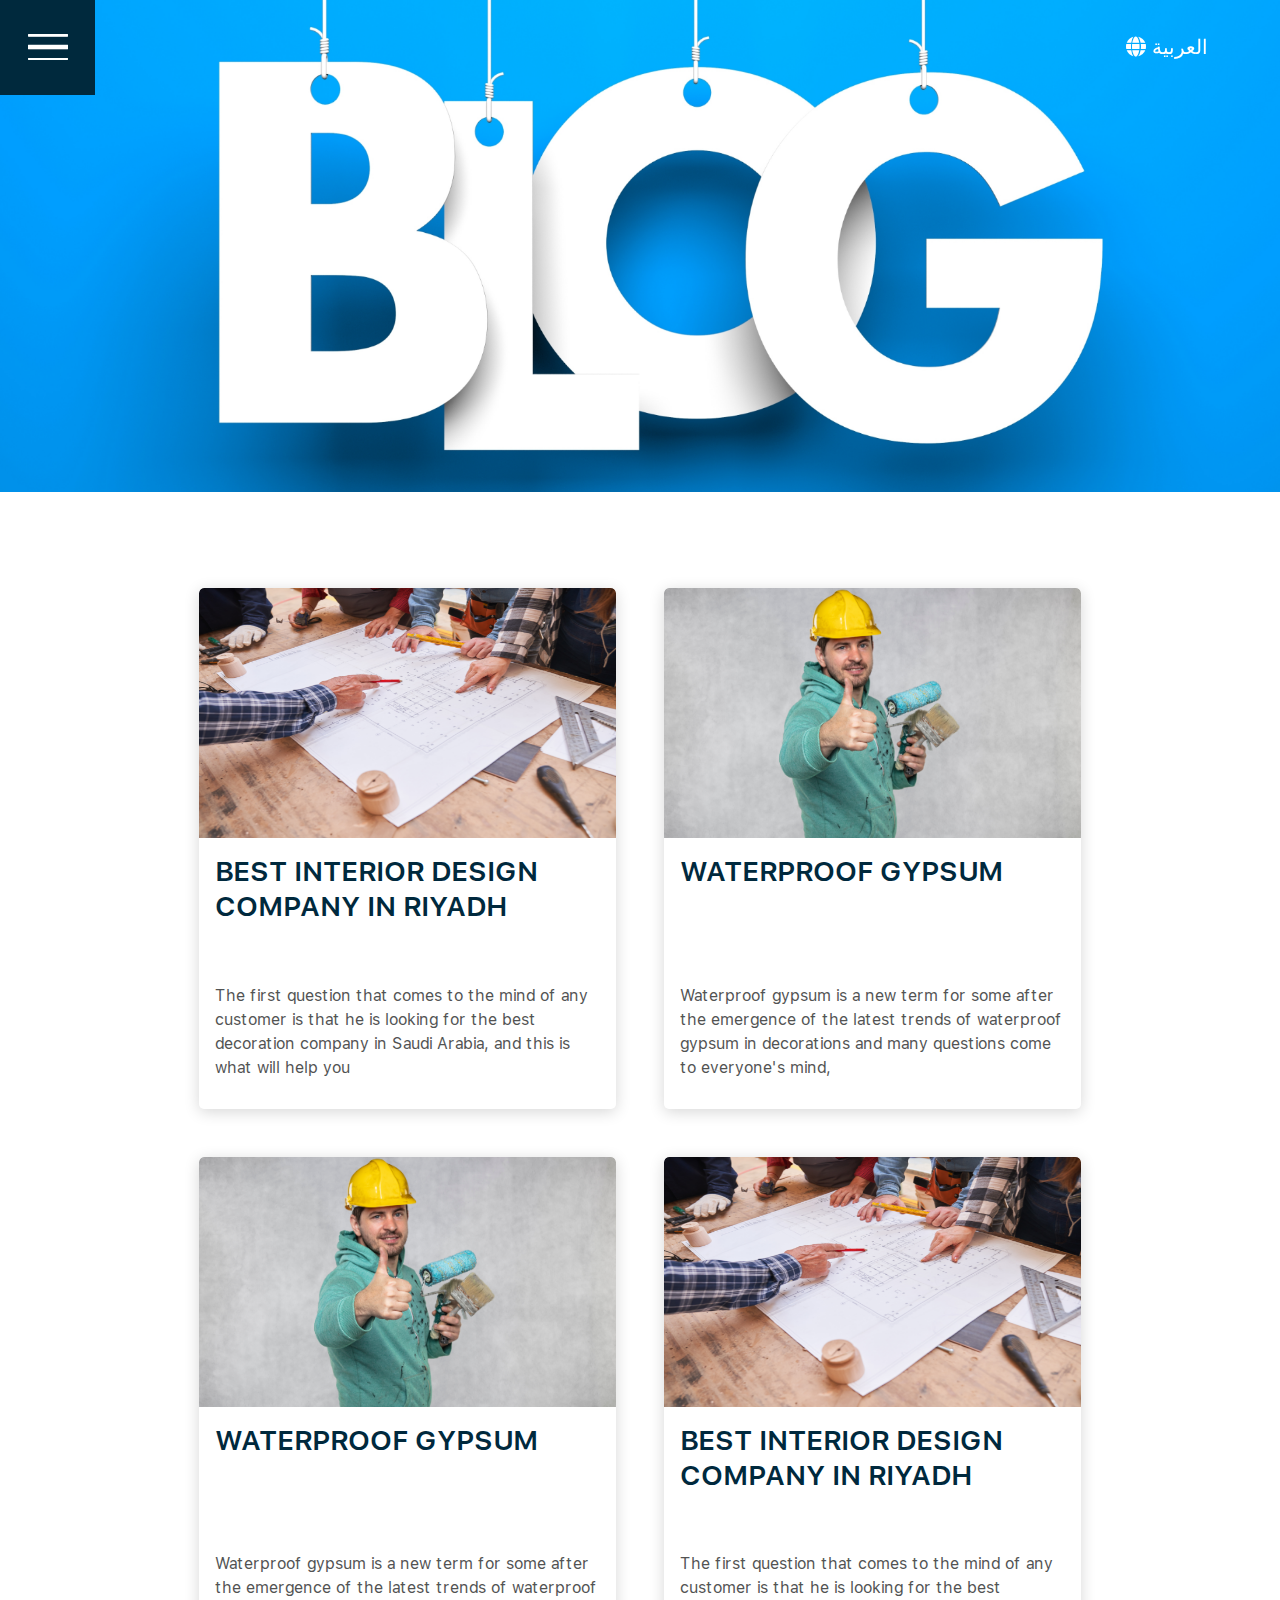
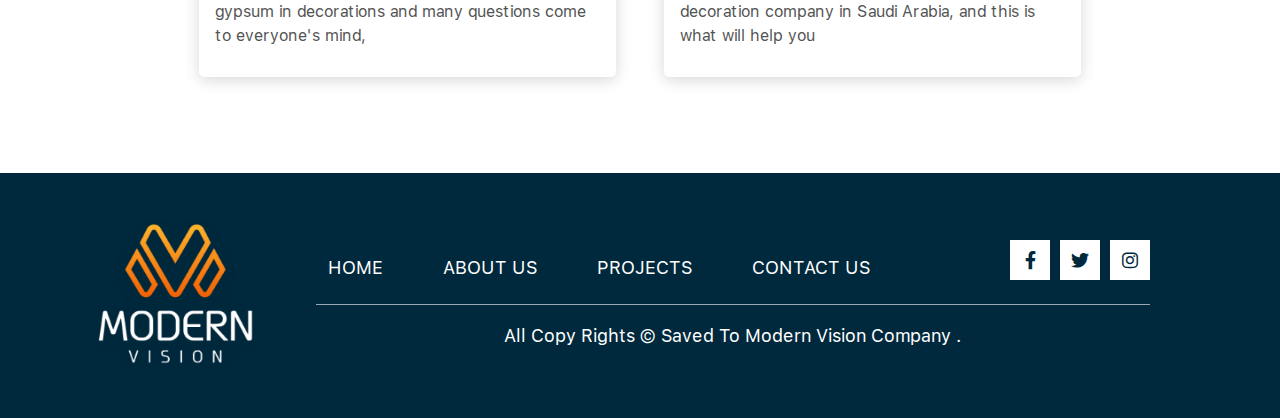
<file: blog.html>
<!DOCTYPE html>
<html lang="en" dir="ltr">
<head>
    <meta charset="UTF-8">
    <meta http-equiv="X-UA-Compatible" content="IE=edge">
    <meta name="viewport" content="width=device-width, initial-scale=1.0">
    <title>modern-vision</title>
    <meta name="description" content="modern-vision">
    <meta name="keywords" content="modern-vision">
    <meta name="robots" content="index, follow" />
    <meta property="og:title" content="modern-vision"/>
    <meta property="og:type" content="Website"/>
    <meta property="og:url" content="" />
    <meta property="og:image" content="assets/img/logo.png"/>
    <link href="assets/img/logo.png"  rel="shortcut icon"/>
    <!-- Bootstrap CSS -->
    <link href="assets/css/bootstrap.min.css" rel="stylesheet">
    <link rel="stylesheet" href="assets/css/owl.carousel.min.css">
    <link rel="stylesheet" href="assets/css/owl.theme.default.min.css">
    <!--link-font-awsome-->
    <link  href="assets/font-awesome/css/all.css" rel="stylesheet">
    <!--stlye-css-->
    <link  href="assets/css/style.css" rel="stylesheet">
    <link href="assets/css/style-rtl.css" rel="stylesheet"/>
    <link href="assets/css/style-ltr.css" rel="stylesheet"/>
</head>
<body>
    <!--nav-->
    <nav class="navbar navber-index navbar-fixed-top fixed-top p-0">
        <div class="container-fluid px-0 align-items-center">
            <div class="d-flex flex-wrap align-items-start content-nav-left">
                <button class="navbar-toggler" type="button" data-bs-toggle="offcanvas" data-bs-target="#offcanvasNavbar" aria-controls="offcanvasNavbar">
                    <span class="navbar-toggler-icon"></span>
                </button>
            </div>
            <a href="" class="link-ar  mx-md-5 px-md-4 mx-3">
                <i class="fa-solid fa-globe"></i>
                العربية
            </a>
          <div class="offcanvas offcanvas-end" tabindex="-1" id="offcanvasNavbar" aria-labelledby="offcanvasNavbarLabel">
            <div class="offcanvas-header p-0">
              <button type="button" class="btn-close" data-bs-dismiss="offcanvas" aria-label="Close"></button>

              <h5 class="offcanvas-title" id="offcanvasNavbarLabel">
                <a href="" class="link-ar-close mx-md-5 px-md-4">
                    <i class="fa-solid fa-globe"></i>
                    العربية
                </a>
              </h5>
            </div>
            <div class="offcanvas-body mt-5">
                <div class="row justify-content-center">
                    <div class="col-md-4">
                        <ul class="navbar-nav navbar-index-nav text-center flex-grow-1 pe-3">
                            <li class="nav-item">
                              <a class="nav-link active"  aria-current="page" href="index.html">Home</a>
                            </li>
                            <li class="nav-item">
                              <a class="nav-link" href="about-us.html">About Us</a>
                            </li>
                            <li class="nav-item">
                                <a class="nav-link" href="Projects.html"> Projects</a>
                            </li>
                            <li class="nav-item">
                                <a class="nav-link" href="services.html">Services</a>
                            </li>
                            <li class="nav-item">
                                <a class="nav-link" href="blog.html">BLOG</a>
                            </li>
                            
                            <li class="nav-item">
                                <a class="nav-link" href="content-us.html">CONTACT US</a>
                            </li>
                             
                        </ul>
                    </div>
                    <div class="col-md-4 text-center">
                        <div class="d-grid align-items-end h-100">
                            <a href="index.html">
                                <img class="img-index-convas" src="./assets/img/logo.png" alt="logo">
    
                            </a>
                            <div class="mt-5 from-compoent-social px-0">
                                <h6 class="title-follow">FOLLOW US</h6>
                                <ul class="mt-3 d-flex justify-content-center">
                                    <li>      
                                         <a class="fab fab fa-facebook-f" href="" target="_blank"></a>
                                    </li>
                                    <li>
                                        <a class="fab fa-twitter" href="" target="_blank"></a>
    
                                    </li>
                                    <li>
                                        <a class="fab fa-instagram" href="" target="_blank"></a>
    
                                    </li>
                                </ul>
                            </div>
                        </div>
                       
                    </div>
                </div>
           
            </div>
          </div>
        </div>
    </nav>
    <!--end-nav-->
    <!--start-header-->
    <header>
        <div class="component-header-us">
            <img src="./assets/img/blog.png" alt="blog">
           </div>
    </header>
    <!--end-header-->
    <!--start-blog-->
    <section class="component-blog pt-5 pb-5 mt-5 mb-5">
       <div class="container">
        <div class="col-md-10 mx-auto">
          <div class="row row-cols-lg-2 row-cols-md-2 row-cols-1 g-5 mx-0">
            <div class="col d-flex">
                <div class="card card-blog">
                  <a href="definition-blog.html">
                    <img class="card-img-blog"src="./assets/img/services-item.png" alt="blog">

                  </a>
                  <div class="card-body">
                   <h6>BEST INTERIOR DESIGN COMPANY IN RIYADH</h6>
                   <p>The first question that comes to the mind of any customer is that he is looking for the best decoration company in Saudi Arabia, and this is what will help you</p>
                  </div>
                </div>
            </div>
            <!---->
            <div class="col d-flex">
             <div class="card card-blog">
              <a href="definition-blog.html">
                <img class="card-img-blog"src="./assets/img/blog-item.png" alt="blog">

              </a>
               <div class="card-body">
                <h6>WATERPROOF GYPSUM</h6>
                <p>Waterproof gypsum is a new term for some after the emergence of the latest trends of waterproof gypsum in decorations and many questions come to everyone's mind,</p>
               </div>
             </div>
            </div>
            <!---->
            <!---->
            <div class="col d-flex">
              <div class="card card-blog">
               <a href="definition-blog.html">
                 <img class="card-img-blog"src="./assets/img/blog-item.png" alt="blog">
 
               </a>
                <div class="card-body">
                 <h6>WATERPROOF GYPSUM</h6>
                 <p>Waterproof gypsum is a new term for some after the emergence of the latest trends of waterproof gypsum in decorations and many questions come to everyone's mind,</p>
                </div>
              </div>
             </div>
             <!---->
             <div class="col d-flex">
              <div class="card card-blog">
                <a href="definition-blog.html">
                  <img class="card-img-blog"src="./assets/img/services-item.png" alt="blog">

                </a>
                <div class="card-body">
                 <h6>BEST INTERIOR DESIGN COMPANY IN RIYADH</h6>
                 <p>The first question that comes to the mind of any customer is that he is looking for the best decoration company in Saudi Arabia, and this is what will help you</p>
                </div>
              </div>
             </div>
             <!---->
           </div>
        </div>
         
       </div>
    </section>
    <!--end-blog-->
  

    <!--start--footer-->
      <footer class="component-footer pt-5 pb-5">
        <div class="container">
            <div class="row justify-content-center mx-0 align-items-center">
                <!--img-div-->
                <div class="col-md-2 col-sm-6 d-flex justify-content-center">
                    <img class="img-logo-footer"src="./assets/img/logo-fotr.png" alt="logo">
                </div>
                <!--link-footer-->
                <div class="col-md-10">
                    <div class="px-md-5">
                        <div class="row col-link-social-page align-items-center justify-content-center pb-2">
                            <!--link-footer-project-->
                            <div class="compoent-link-footer col-md-12 col-lg-9">
                                <ul class="nav nav-pills nav-fill">
                                    <li  class="nav-item">                            
                                        <a class="nav-linke" href="index.html">hOME</a>
                                    </li>
                                    <li  class="nav-item">
                                        <a class="nav-linke" href="about-us.html">About Us</a>
    
                                    </li>
                                    <li  class="nav-item">
                                        <a class="nav-linke" href="Projects.html"> Projects</a>
    
                                    </li>
                                    <li  class="nav-item">
                                        <a class="nav-linke" href="content-us.html">CONTACT US</a>
    
                                    </li>
                                  </ul>
                               
                            
                             </div>
                             <!--Social-Media-->
                            <div class="col-lg-3 col-md-5 compoent-social px-0">
                                <ul class="d-flex justify-content-end">
                                    <li>      
                                         <a class="fab fab fa-facebook-f" href="" target="_blank"></a>
                                    </li>
                                    <li>
                                        <a class="fab fa-twitter" href="" target="_blank"></a>
    
                                    </li>
                                    <li>
                                        <a class="fab fa-instagram" href="" target="_blank"></a>
    
                                    </li>
                                </ul>
                            </div>
                            <!--end-Social-Media-->
                        </div>
                        <!--start-copyright-->
                        <div class="component-copyright text-center pt-3">
                            all Copy <a href="https://rightclick.com.sa/">Rights</a> © Saved To Modern Vision Company .
                        </div>
                        <!--end-copyright-->
                    </div>
                </div>
            </div>
        </div>
     </footer>
    <!--end-footer-->
    <!-- Required JS Files -->
    <script src="assets/js/jquery.js"></script>
    <script src="assets/js/owl.carousel.min.js"></script>
    <script src="assets/js/bootstrap.bundle.min.js"></script>
    <script src="assets/js/form.js"></script>
</body>
</html>
</file>
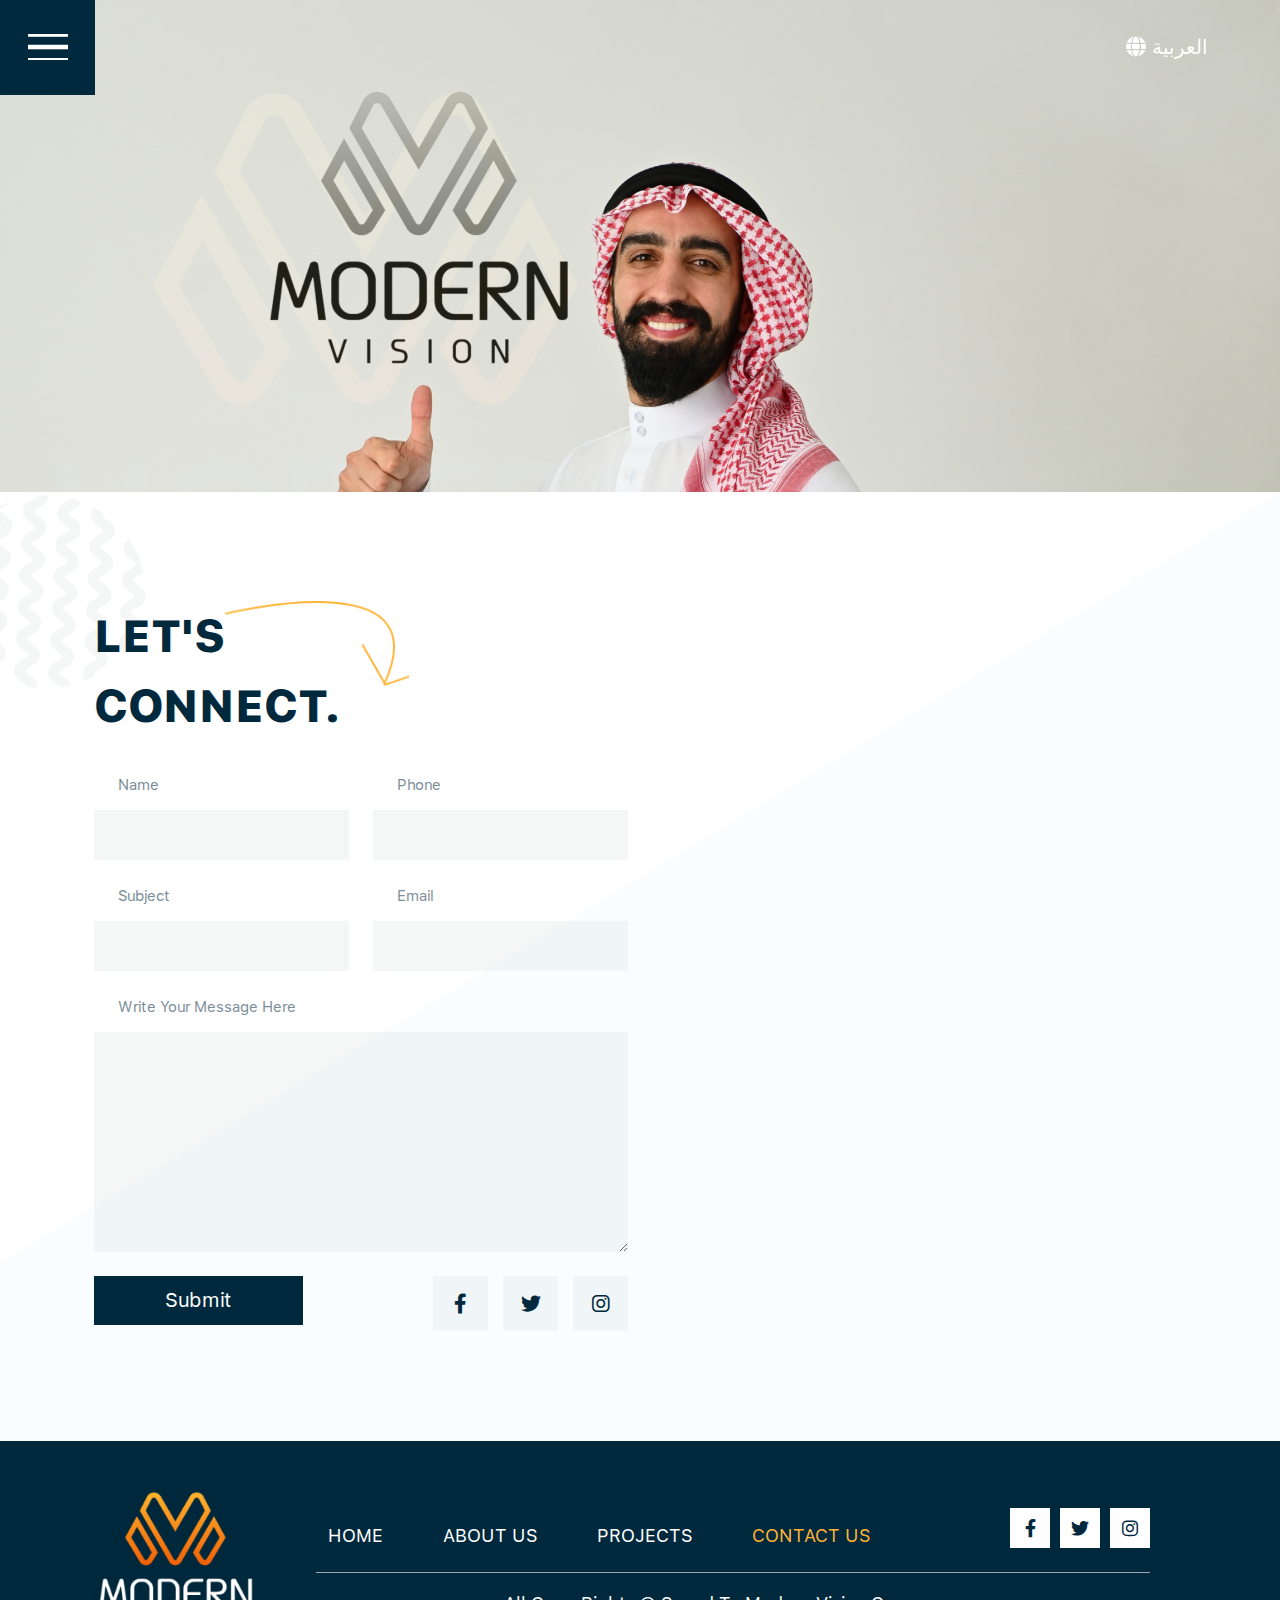
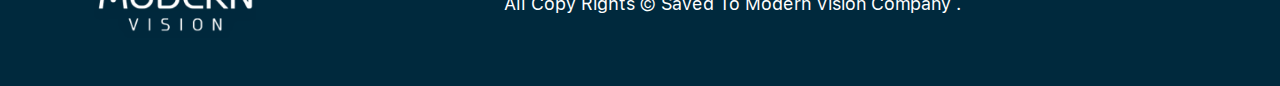
<file: content-us.html>
<!DOCTYPE html>
<html lang="en" dir="ltr">
    <head>
        <meta charset="UTF-8">
        <meta http-equiv="X-UA-Compatible" content="IE=edge">
        <meta name="viewport" content="width=device-width, initial-scale=1.0">
        <title>modern-vision</title>
        <meta name="description" content="modern-vision">
        <meta name="keywords" content="modern-vision">
        <meta name="robots" content="index, follow" />
        <meta property="og:title" content="modern-vision"/>
        <meta property="og:type" content="Website"/>
        <meta property="og:url" content="" />
        <meta property="og:image" content="assets/img/logo.png"/>
        <link href="assets/img/logo.png"  rel="shortcut icon"/>
        <!-- Bootstrap CSS -->
        <link href="assets/css/bootstrap.min.css" rel="stylesheet">
        <link rel="stylesheet" href="assets/css/owl.carousel.min.css">
        <link rel="stylesheet" href="assets/css/owl.theme.default.min.css">
        <!--link-font-awsome-->
        <link  href="assets/font-awesome/css/all.css" rel="stylesheet">
        <!--stlye-css-->
        <link  href="assets/css/style.css" rel="stylesheet">
        <link href="assets/css/style-rtl.css" rel="stylesheet"/>
        <link href="assets/css/style-ltr.css" rel="stylesheet"/>
    </head>
<body>
    <!--nav-->
    <nav class="navbar navber-index navbar-fixed-top fixed-top p-0">
        <div class="container-fluid px-0 align-items-center">
            <div class="d-flex flex-wrap align-items-start content-nav-left">
                <button class="navbar-toggler" type="button" data-bs-toggle="offcanvas" data-bs-target="#offcanvasNavbar" aria-controls="offcanvasNavbar">
                    <span class="navbar-toggler-icon"></span>
                </button>
            </div>
            <a href="" class="link-ar  mx-md-5 px-md-4 mx-3">
                <i class="fa-solid fa-globe"></i>
                العربية
            </a>
          <div class="offcanvas offcanvas-end" tabindex="-1" id="offcanvasNavbar" aria-labelledby="offcanvasNavbarLabel">
            <div class="offcanvas-header p-0">
              <button type="button" class="btn-close" data-bs-dismiss="offcanvas" aria-label="Close"></button>

              <h5 class="offcanvas-title" id="offcanvasNavbarLabel">
                <a href="" class="link-ar-close mx-md-5 px-md-4">
                    <i class="fa-solid fa-globe"></i>
                    العربية
                </a>
              </h5>
            </div>
            <div class="offcanvas-body mt-5">
                <div class="row justify-content-center">
                    <div class="col-md-4">
                        <ul class="navbar-nav navbar-index-nav text-center flex-grow-1 pe-3">
                            <li class="nav-item">
                              <a class="nav-link active"  aria-current="page" href="index.html">Home</a>
                            </li>
                            <li class="nav-item">
                              <a class="nav-link" href="about-us.html">About Us</a>
                            </li>
                            <li class="nav-item">
                                <a class="nav-link" href="Projects.html"> Projects</a>
                            </li>
                            <li class="nav-item">
                                <a class="nav-link" href="services.html">Services</a>
                            </li>
                            <li class="nav-item">
                                <a class="nav-link" href="blog.html">BLOG</a>
                            </li>
                            
                            <li class="nav-item">
                                <a class="nav-link" href="content-us.html">CONTACT US</a>
                            </li>
                             
                        </ul>
                    </div>
                    <div class="col-md-4 text-center">
                        <div class="d-grid align-items-end h-100">
                            <a href="index.html">
                                <img class="img-index-convas" src="./assets/img/logo.png" alt="logo">
    
                            </a>
                            <div class="mt-5 from-compoent-social px-0">
                                <h6 class="title-follow">FOLLOW US</h6>
                                <ul class="mt-3 d-flex justify-content-center">
                                    <li>      
                                         <a class="fab fab fa-facebook-f" href="" target="_blank"></a>
                                    </li>
                                    <li>
                                        <a class="fab fa-twitter" href="" target="_blank"></a>
    
                                    </li>
                                    <li>
                                        <a class="fab fa-instagram" href="" target="_blank"></a>
    
                                    </li>
                                </ul>
                            </div>
                        </div>
                       
                    </div>
                </div>
           
            </div>
          </div>
        </div>
    </nav>
    <!--end-nav-->
    <!--start-header-->
    <header>
       <div class="component-header-us">
        <img src="./assets/img/content-us-pag.png" alt="header">
      
       </div>
    </header>
    <!--end-header-->
   
    <!--start-content-us-->
     <section class="compoent-content-us-us">
        <div class="img-content-us d-none d-md-block">
            <div class="row mx-0">
                <div class="col-md-2 px-0">
                    <img class="compoent-img-left"src="./assets/img/content-us-left.png"  alt="content">
                </div>
            </div>
        </div>
        <div class="container">

            <div class="row mx-0 row-content-map-form">
                <h6 class="title-content"><span>LET'S</span> CONNECT.</h6>

                <div class="col-md-6 mt-4 ">
                    <form class="form-content row g-4  needs-validation justify-content-center" novalidate="">
                        <div class="col-md-6">
                            <label class="label-from mb-3 mx-4">Name</label>

                        <input type="text" class="form-control form-control-lg" id="validationCustom01" placeholder="" required="">
                        <div class="valid-feedback">
                            Looks good!
                        </div>
                        </div>
                        <div class="col-md-6">
                            <label class="label-from mb-3 mx-4">phone</label>

                            <input type="text" placeholder="" class="form-control form-control-lg" id="validationCustom05" required="">
                            <div class="invalid-feedback">
                            Please provide a valid number.
                            </div>
                        </div>
                        <div class="col-md-6">
                            <label class="label-from mb-3 mx-4">subject</label>

                            <input type="text" class="form-control form-control-lg" placeholder="" id="validationemail" required="">
                             <div class="invalid-feedback">
                                 Please provide a valid Subject.
                             </div>
                        </div>
                        <div class="col-md-6">
                            <label class="label-from mb-3 mx-4">email</label>

                           <input type="email" class="form-control form-control-lg" placeholder=" " id="validationemail" required="">
                            <div class="invalid-feedback">
                                Please provide a valid Email.
                            </div>
                        </div>
                      
                        <div class="col-md-12">
                            <label class="label-from mb-3 mx-4">Write your message here</label>

                        <textarea rows="6" placeholder="" class="form-control form-control-lg" id="validationTextarea" required=""></textarea>
                        <div class="invalid-feedback">
                            Please enter a message in the textarea.
                        </div>
    
                        </div>
                        <div class="col-md-5">
                           <button class="btn btn-lg   btn-submit" type="submit">Submit </button>
                        </div>
                        <div class="col-md-7 from-compoent-social">
                            <ul class="d-flex justify-content-end">
                                <li>      
                                     <a class="fab fab fa-facebook-f" href="" target="_blank"></a>
                                </li>
                                <li>
                                    <a class="fab fa-twitter" href="" target="_blank"></a>

                                </li>
                                <li>
                                    <a class="fab fa-instagram" href="" target="_blank"></a>

                                </li>
                            </ul>
                        </div>
                    </form>
    
                 </div>
                 <div class="col-md-6 mt-3 pt-5">
                    <iframe  class="map-location"src="https://www.google.com/maps/embed?pb=!1m14!1m12!1m3!1d3709.5049867130097!2d39.119350614255644!3d21.605237273225367!2m3!1f0!2f0!3f0!3m2!1i1024!2i768!4f13.1!5e0!3m2!1sen!2seg!4v1659903921009!5m2!1sen!2seg" width="600" height="450" style="border:0;" allowfullscreen="" loading="lazy" referrerpolicy="no-referrer-when-downgrade"></iframe>
                 </div>
            </div>
        </div>
     </section>
    <!--end-content-us-->
    <!--start--footer-->
     <footer class="component-footer pt-5 pb-5">
        <div class="container">
            <div class="row justify-content-center mx-0 align-items-center">
                <!--img-div-->
                <div class="col-md-2 col-sm-6 d-flex justify-content-center">
                    <img class="img-logo-footer"src="./assets/img/logo-fotr.png" alt="logo">
                </div>
                <!--link-footer-->
                <div class="col-md-10">
                    <div class="px-md-5">
                        <div class="row col-link-social-page align-items-center justify-content-center pb-2">
                            <!--link-footer-project-->
                            <div class="compoent-link-footer col-md-12 col-lg-9">
                                <ul class="nav nav-pills nav-fill">
                                    <li  class="nav-item">                            
                                        <a class="nav-linke" href="index.html">hOME</a>
                                    </li>
                                    <li  class="nav-item">
                                        <a class="nav-linke" href="about-us.html">About Us</a>
    
                                    </li>
                                    <li  class="nav-item">
                                        <a class="nav-linke" href="Projects.html"> Projects</a>
    
                                    </li>
                                    <li  class="nav-item">
                                        <a class="nav-linke" href="content-us.html">CONTACT US</a>
    
                                    </li>
                                  </ul>
                               
                            
                             </div>
                             <!--Social-Media-->
                            <div class="col-lg-3 col-md-5 compoent-social px-0">
                                <ul class="d-flex justify-content-end">
                                    <li>      
                                         <a class="fab fab fa-facebook-f" href="" target="_blank"></a>
                                    </li>
                                    <li>
                                        <a class="fab fa-twitter" href="" target="_blank"></a>
    
                                    </li>
                                    <li>
                                        <a class="fab fa-instagram" href="" target="_blank"></a>
    
                                    </li>
                                </ul>
                            </div>
                            <!--end-Social-Media-->
                        </div>
                        <!--start-copyright-->
                        <div class="component-copyright text-center pt-3">
                            all Copy <a href="https://rightclick.com.sa/">Rights</a> © Saved To Modern Vision Company .
                        </div>
                        <!--end-copyright-->
                    </div>
                </div>
            </div>
        </div>
    </footer>
    <!--end-footer-->
    <!-- Required JS Files -->
    <script src="assets/js/jquery.js"></script>
    <script src="assets/js/owl.carousel.min.js"></script>
    <script src="assets/js/bootstrap.bundle.min.js"></script>
    <script src="assets/js/form.js"></script>
</body>
</html>
</file>
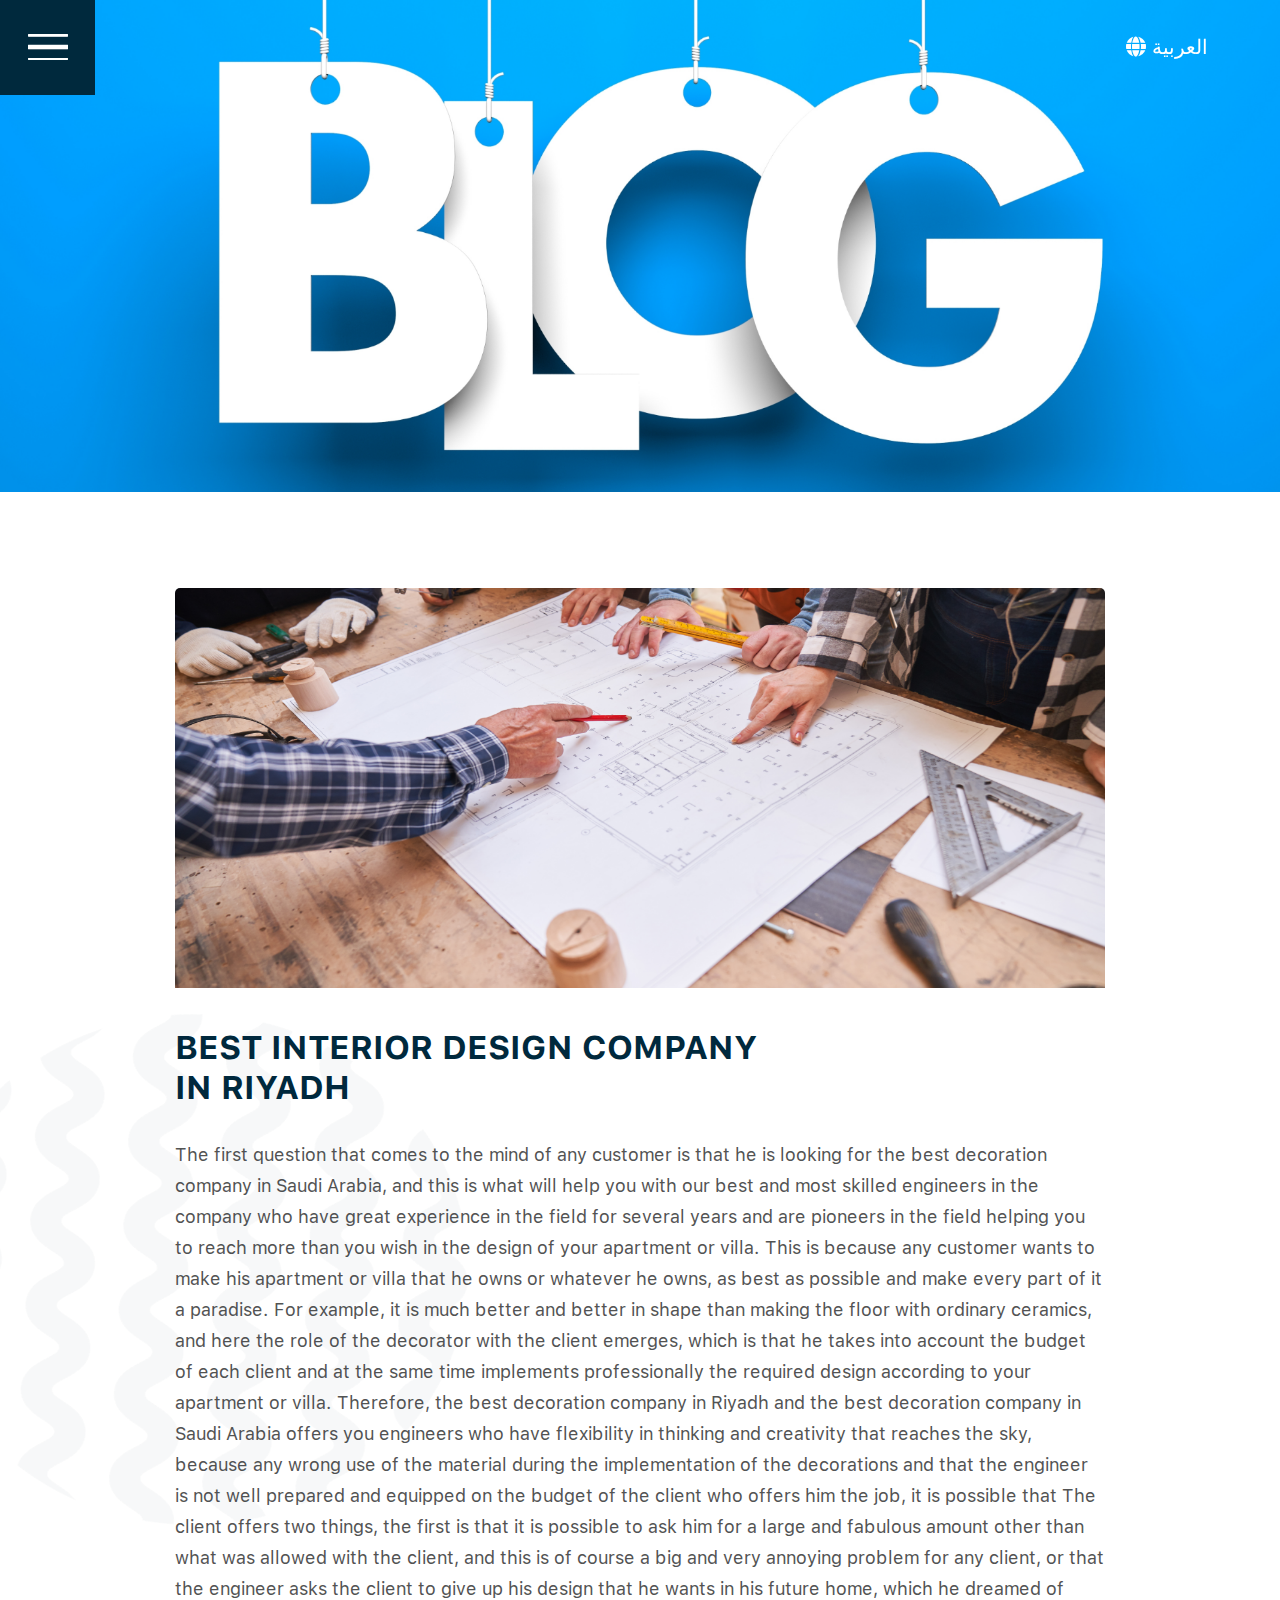
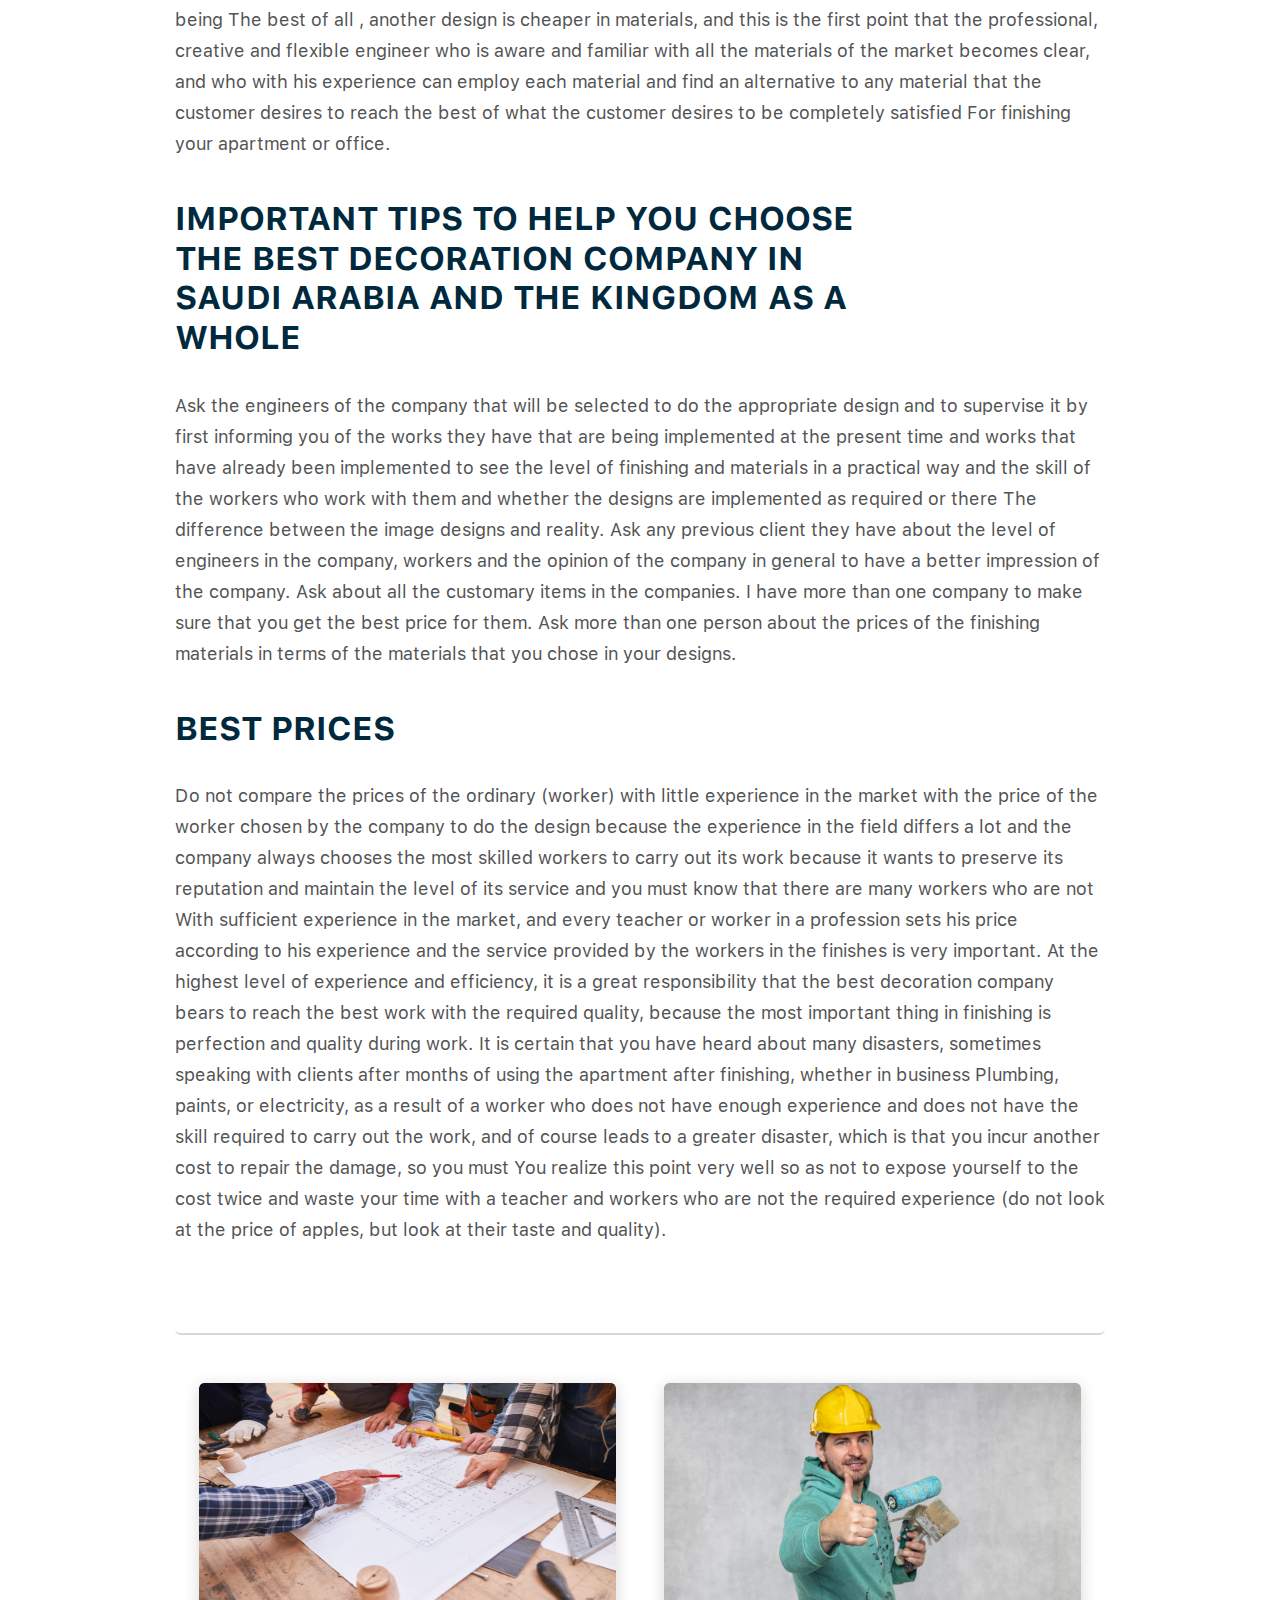
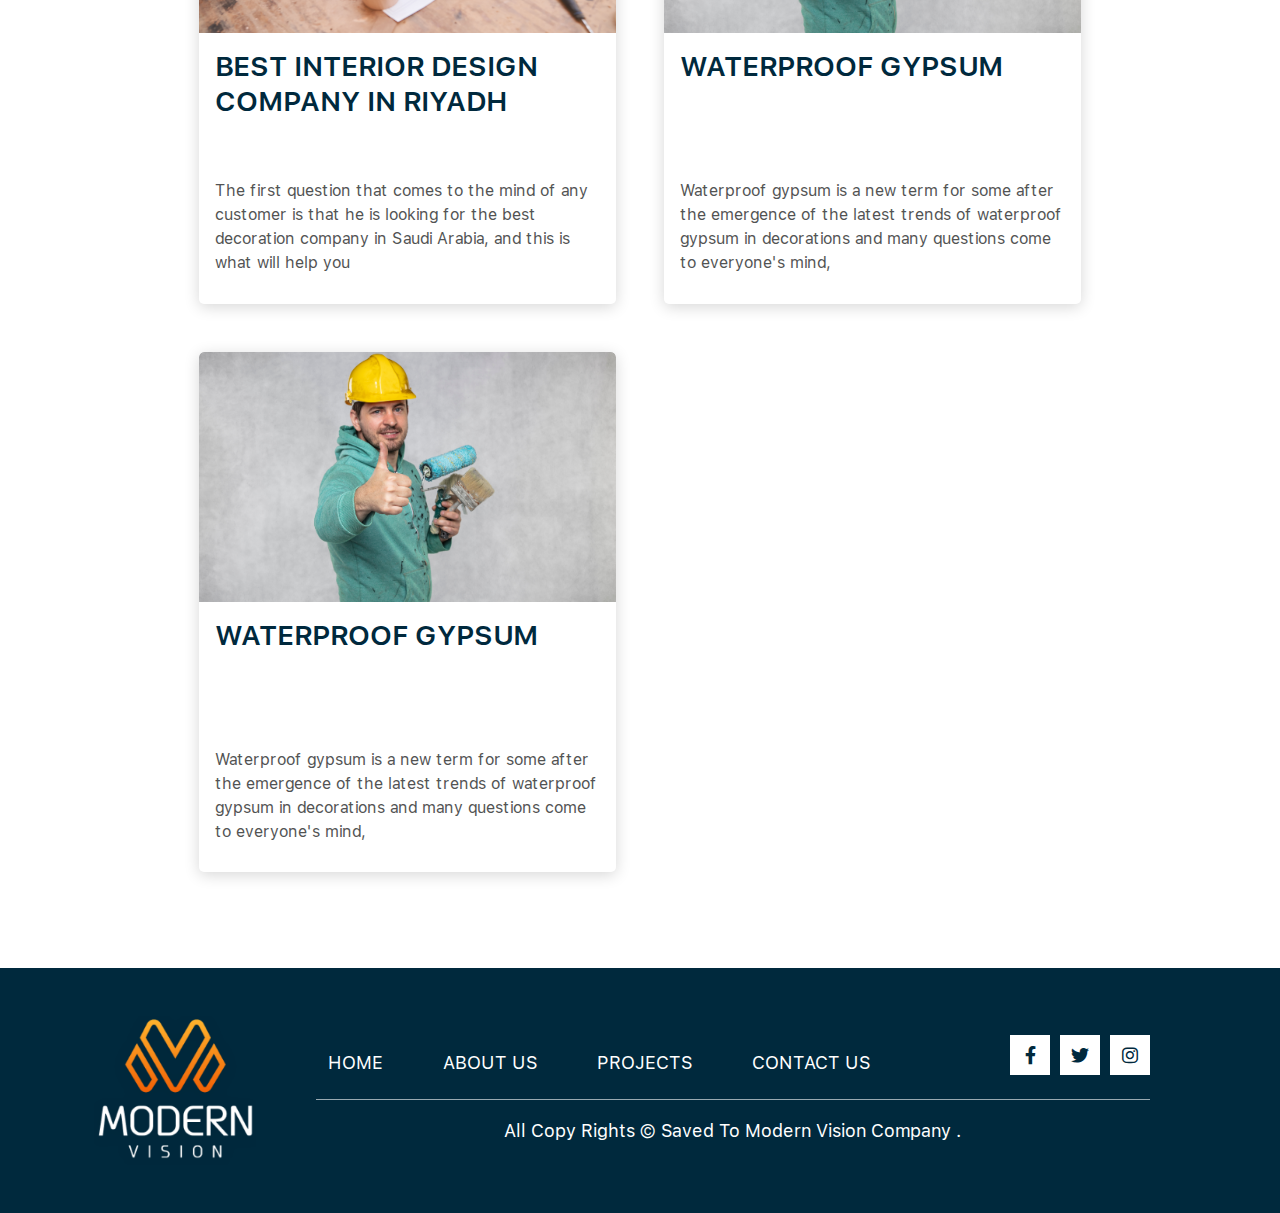
<file: definition-blog.html>
<!DOCTYPE html>
<html lang="en" dir="ltr">
    <head>
        <meta charset="UTF-8">
        <meta http-equiv="X-UA-Compatible" content="IE=edge">
        <meta name="viewport" content="width=device-width, initial-scale=1.0">
        <title>modern-vision</title>
        <meta name="description" content="modern-vision">
        <meta name="keywords" content="modern-vision">
        <meta name="robots" content="index, follow" />
        <meta property="og:title" content="modern-vision"/>
        <meta property="og:type" content="Website"/>
        <meta property="og:url" content="" />
        <meta property="og:image" content="assets/img/logo.png"/>
        <link href="assets/img/logo.png"  rel="shortcut icon"/>
        <!-- Bootstrap CSS -->
        <link href="assets/css/bootstrap.min.css" rel="stylesheet">
        <link rel="stylesheet" href="assets/css/owl.carousel.min.css">
        <link rel="stylesheet" href="assets/css/owl.theme.default.min.css">
        <!--link-font-awsome-->
        <link  href="assets/font-awesome/css/all.css" rel="stylesheet">
        <!--stlye-css-->
        <link  href="assets/css/style.css" rel="stylesheet">
        <link href="assets/css/style-rtl.css" rel="stylesheet"/>
        <link href="assets/css/style-ltr.css" rel="stylesheet"/>

    </head>
<body>
    <!--nav-->
    <nav class="navbar navber-index navbar-fixed-top fixed-top p-0">
        <div class="container-fluid px-0 align-items-center">
            <div class="d-flex flex-wrap align-items-start content-nav-left">
                <button class="navbar-toggler" type="button" data-bs-toggle="offcanvas" data-bs-target="#offcanvasNavbar" aria-controls="offcanvasNavbar">
                    <span class="navbar-toggler-icon"></span>
                </button>
            </div>
            <a href="" class="link-ar  mx-md-5 px-md-4 mx-3">
                <i class="fa-solid fa-globe"></i>
                العربية
            </a>
          <div class="offcanvas offcanvas-end" tabindex="-1" id="offcanvasNavbar" aria-labelledby="offcanvasNavbarLabel">
            <div class="offcanvas-header p-0">
              <button type="button" class="btn-close" data-bs-dismiss="offcanvas" aria-label="Close"></button>

              <h5 class="offcanvas-title" id="offcanvasNavbarLabel">
                <a href="" class="link-ar-close mx-md-5 px-md-4">
                    <i class="fa-solid fa-globe"></i>
                    العربية
                </a>
              </h5>
            </div>
            <div class="offcanvas-body mt-5">
                <div class="row justify-content-center">
                    <div class="col-md-4">
                        <ul class="navbar-nav navbar-index-nav text-center flex-grow-1 pe-3">
                            <li class="nav-item">
                              <a class="nav-link active"  aria-current="page" href="index.html">Home</a>
                            </li>
                            <li class="nav-item">
                              <a class="nav-link" href="about-us.html">About Us</a>
                            </li>
                            <li class="nav-item">
                                <a class="nav-link" href="Projects.html"> Projects</a>
                            </li>
                            <li class="nav-item">
                                <a class="nav-link" href="services.html">Services</a>
                            </li>
                            <li class="nav-item">
                                <a class="nav-link" href="blog.html">BLOG</a>
                            </li>
                            
                            <li class="nav-item">
                                <a class="nav-link" href="content-us.html">CONTACT US</a>
                            </li>
                             
                        </ul>
                    </div>
                    <div class="col-md-4 text-center">
                        <div class="d-grid align-items-end h-100">
                            <a href="index.html">
                                <img class="img-index-convas" src="./assets/img/logo.png" alt="logo">
    
                            </a>
                            <div class="mt-5 from-compoent-social px-0">
                                <h6 class="title-follow">FOLLOW US</h6>
                                <ul class="mt-3 d-flex justify-content-center">
                                    <li>      
                                         <a class="fab fab fa-facebook-f" href="" target="_blank"></a>
                                    </li>
                                    <li>
                                        <a class="fab fa-twitter" href="" target="_blank"></a>
    
                                    </li>
                                    <li>
                                        <a class="fab fa-instagram" href="" target="_blank"></a>
    
                                    </li>
                                </ul>
                            </div>
                        </div>
                       
                    </div>
                </div>
           
            </div>
          </div>
        </div>
    </nav>
    <!--end-nav-->
    <!--start-header-->
    <header>
        <div class="component-header-us">
            <img src="./assets/img/blog.png" alt="blog">
        </div>
    </header>
    <!--end-header-->
    <!--start-blog-->
    <section class="component-blog pt-5 pb-5 mt-5 mb-5">
        <img class="col-md-4 compoent-img-blog-tow d-none d-md-block" src="./assets/img/oldg-img.png" alt="oldg">

       <div class="container">
        <div class="col-md-10 mx-auto">
        <!--definition-blog-->
            <div class="card card-blog-definition mb-5 pb-5">
                <img src="./assets/img/defition-blog.png" class="card-img-top" alt="defition">
                <div class="card-body card-blog-defin px-0 pt-4 mt-3">
                    <h5 class="card-title col-md-8">BEST INTERIOR DESIGN COMPANY IN RIYADH</h5>
                    <p class="card-text pt-4 pb-4">The first question that comes to the mind of any customer is 
                            that he is looking for the best decoration company in Saudi Arabia, and this is what will help 
                            you with our best and most skilled engineers in the company who have great experience in the field for 
                            several years and are pioneers in the field helping you to reach more than you wish in the design of your
                            apartment or villa. This is because any customer wants to make his apartment or villa that he owns or 
                            whatever he owns, as best as possible and make every part of it a paradise. For example, it is much
                            better and better in shape than making the floor with ordinary ceramics, and here the role of the
                            decorator with the client emerges, which is that he takes into account the budget of each client
                                and at the same time implements professionally the required design according to your apartment
                                or villa. Therefore, the best decoration company in Riyadh and the best decoration company in
                                Saudi Arabia offers you engineers who have flexibility in thinking and creativity that reaches 
                                the sky, because any wrong use of the material during the implementation of the decorations and 
                                that the engineer is not well prepared and equipped on the budget of the client who offers him
                                the job, it is possible that The client offers two things, the first is that it is possible 
                                to ask him for a large and fabulous amount other than what was allowed with the client, and this
                                    is of course a big and very annoying problem for any client, or that the engineer asks the client 
                                    to give up his design that he wants in his future home, which he dreamed of being The best of all
                                    , another design is cheaper in materials, and this is the first point that the professional, 
                                    creative and flexible engineer who is aware and familiar with all the materials of the market
                                    becomes clear, and who with his experience can employ each material and find an alternative
                            to any material that the customer desires to reach the best of what the customer
                            desires to be completely satisfied For finishing your apartment or office.
                    </p>
                    <h5 class="card-title col-md-9">IMPORTANT TIPS TO HELP YOU CHOOSE THE BEST DECORATION COMPANY IN SAUDI ARABIA AND THE KINGDOM AS A WHOLE</h5>
                    <p class="card-text pt-4 pb-4">Ask the engineers of the company that will be selected to do the appropriate design and to supervise it by first informing you of the works they have that are being implemented at the present time and works that have already been implemented to see the level of finishing and materials in a practical way and the skill of the workers who work with them and whether the designs are implemented as required or there The difference between the image designs and reality. Ask any previous client they have about the level of engineers in the company, workers and the opinion of the company in general to have a better impression of the company. Ask about all the customary items in the companies. I have more than one company to make sure that you get the best price for them. Ask more than one person about the prices of the finishing materials in terms of the materials that you chose in your designs.</p>
                    <h5 class="card-title col-md-8">BEST PRICES</h5>
                    <p  class="card-text pt-4 pb-4">Do not compare the prices of the ordinary (worker) with little experience 
                            in the market with the price of the worker chosen by the company to do the design because 
                            the experience in the field differs a lot and the company always chooses the most
                            skilled workers to carry out its work because it wants to preserve its reputation 
                            and maintain the level of its service and you must know that there are many workers
                            who are not With sufficient experience in the market, and every teacher or worker 
                            in a profession sets his price according to his experience and the service provided
                            by the workers in the finishes is very important. At the highest level of experience 
                            and efficiency, it is a great responsibility that the best decoration company bears to 
                            reach the best work with the required quality, because the most important thing in finishing is 
                            perfection and quality during work. It is certain that you have heard about many disasters, sometimes 
                            speaking with clients after months of using the apartment after finishing, whether in business Plumbing, paints, or electricity, as a result of a worker who does not have enough experience and does not have the skill required to carry out the work, and of course leads to a greater disaster, which is that you incur another cost to repair the damage, so you must You realize this point very well so as not to expose yourself to the cost twice and waste your time with a teacher and workers who are not the required experience
                            (do not look at the price of apples, but look at their taste and quality).
                    </p>
                </div>
            </div>
        <!--end-definition-blog-->
        <!--item-blog-->
           <div class="row row-cols-lg-2 row-cols-md-2 row-cols-1 g-5 mx-0">
            <div class="col d-flex">
                <div class="card card-blog">
                  <a href="">
                    <img class="card-img-blog"src="./assets/img/services-item.png" alt="blog">

                  </a>
                  <div class="card-body">
                   <h6>BEST INTERIOR DESIGN COMPANY IN RIYADH</h6>
                   <p>The first question that comes to the mind of any customer is that he is looking for the best decoration company in Saudi Arabia, and this is what will help you</p>
                  </div>
                </div>
            </div>
            <!---->
            <div class="col d-flex">
             <div class="card card-blog">
              <a href="">
                <img class="card-img-blog"src="./assets/img/blog-item.png" alt="blog">

              </a>
               <div class="card-body">
                <h6>WATERPROOF GYPSUM</h6>
                <p>Waterproof gypsum is a new term for some after the emergence of the latest trends of waterproof gypsum in decorations and many questions come to everyone's mind,</p>
               </div>
             </div>
            </div>
            <!---->
            <!---->
            <div class="col d-flex">
              <div class="card card-blog">
               <a href="">
                 <img class="card-img-blog"src="./assets/img/blog-item.png" alt="blog">
 
               </a>
                <div class="card-body">
                 <h6>WATERPROOF GYPSUM</h6>
                 <p>Waterproof gypsum is a new term for some after the emergence of the latest trends of waterproof gypsum in decorations and many questions come to everyone's mind,</p>
                </div>
              </div>
             </div>
             <!---->
            
           </div>
        </div>
       </div>
    </section>
    <!--end-blog-->
    <!--start--footer-->
    <footer class="component-footer pt-5 pb-5">
        <div class="container">
            <div class="row justify-content-center mx-0 align-items-center">
                <!--img-div-->
                <div class="col-md-2 col-sm-6 d-flex justify-content-center">
                    <img class="img-logo-footer"src="./assets/img/logo-fotr.png" alt="logo">
                </div>
                <!--link-footer-->
                <div class="col-md-10">
                    <div class="px-md-5">
                        <div class="row col-link-social-page align-items-center justify-content-center pb-2">
                            <!--link-footer-project-->
                            <div class="compoent-link-footer col-md-12 col-lg-9">
                                <ul class="nav nav-pills nav-fill">
                                    <li  class="nav-item">                            
                                        <a class="nav-linke" href="index.html">hOME</a>
                                    </li>
                                    <li  class="nav-item">
                                        <a class="nav-linke" href="about-us.html">About Us</a>
    
                                    </li>
                                    <li  class="nav-item">
                                        <a class="nav-linke" href="Projects.html"> Projects</a>
    
                                    </li>
                                    <li  class="nav-item">
                                        <a class="nav-linke" href="content-us.html">CONTACT US</a>
    
                                    </li>
                                  </ul>
                               
                            
                             </div>
                             <!--Social-Media-->
                            <div class="col-lg-3 col-md-5 compoent-social px-0">
                                <ul class="d-flex justify-content-end">
                                    <li>      
                                         <a class="fab fab fa-facebook-f" href="" target="_blank"></a>
                                    </li>
                                    <li>
                                        <a class="fab fa-twitter" href="" target="_blank"></a>
    
                                    </li>
                                    <li>
                                        <a class="fab fa-instagram" href="" target="_blank"></a>
    
                                    </li>
                                </ul>
                            </div>
                            <!--end-Social-Media-->
                        </div>
                        <!--start-copyright-->
                        <div class="component-copyright text-center pt-3">
                            all Copy <a href="https://rightclick.com.sa/">Rights</a> © Saved To Modern Vision Company .
                        </div>
                        <!--end-copyright-->
                    </div>
                </div>
            </div>
        </div>
    </footer>
    <!--end-footer-->
    <!-- Required JS Files -->
    <script src="assets/js/jquery.js"></script>
    <script src="assets/js/owl.carousel.min.js"></script>
    <script src="assets/js/bootstrap.bundle.min.js"></script>
    <script src="assets/js/form.js"></script>
</body>
</html>
</file>
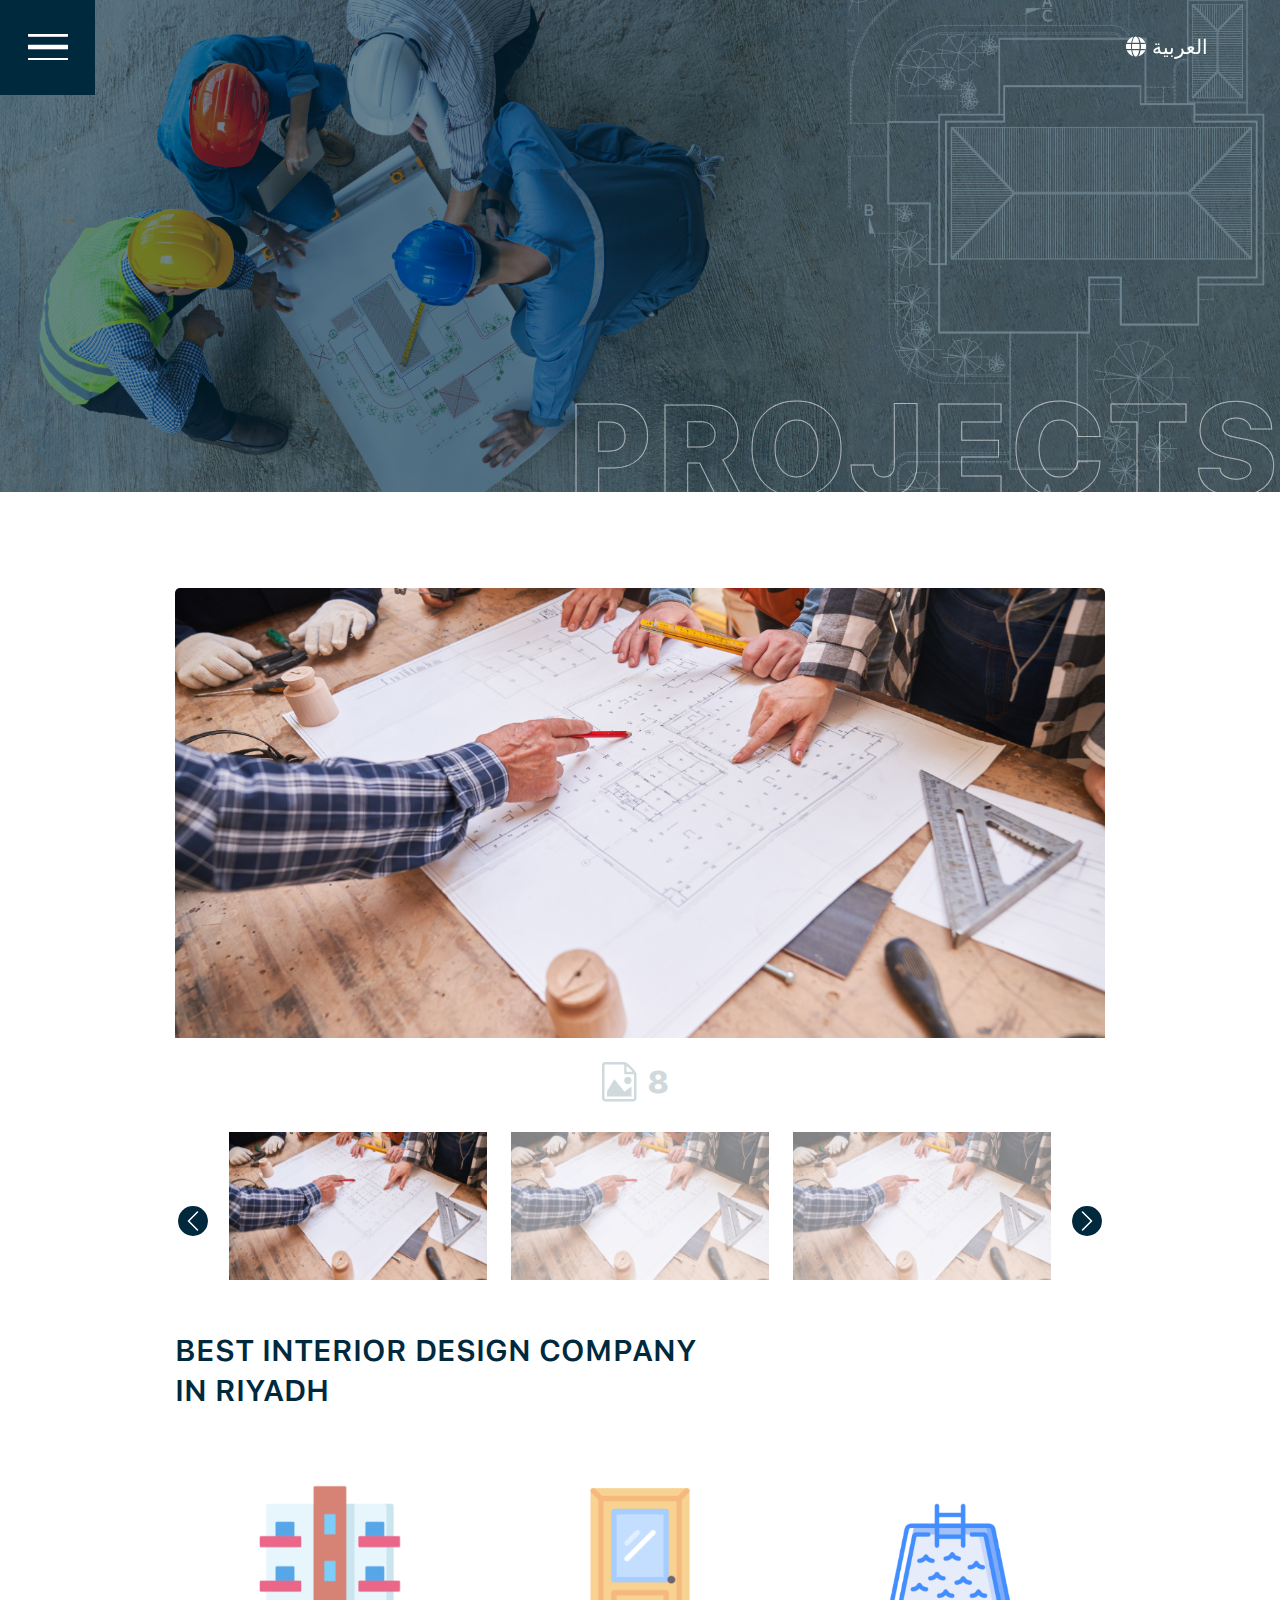
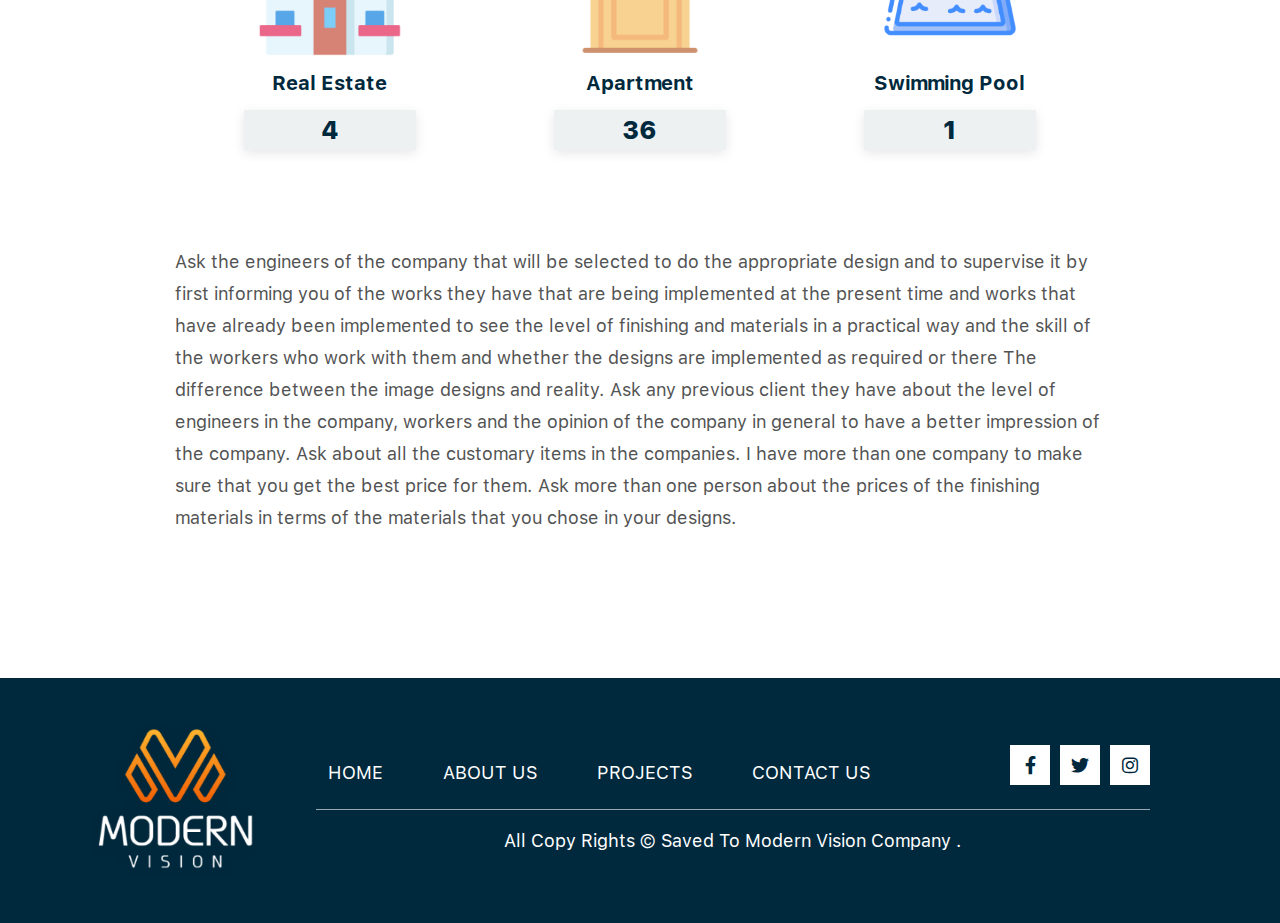
<file: definition-projects.html>
<!DOCTYPE html>
<html lang="en" dir="ltr">
    <head>
        <meta charset="UTF-8">
        <meta http-equiv="X-UA-Compatible" content="IE=edge">
        <meta name="viewport" content="width=device-width, initial-scale=1.0">
        <title>modern-vision</title>
        <meta name="description" content="modern-vision">
        <meta name="keywords" content="modern-vision">
        <meta name="robots" content="index, follow" />
        <meta property="og:title" content="modern-vision"/>
        <meta property="og:type" content="Website"/>
        <meta property="og:url" content="" />
        <meta property="og:image" content="assets/img/logo.png"/>
        <link href="assets/img/logo.png"  rel="shortcut icon"/>
        <!-- Bootstrap CSS -->
        <link href="assets/css/bootstrap.min.css" rel="stylesheet">
        <link rel="stylesheet" href="assets/css/owl.carousel.min.css">
        <link rel="stylesheet" href="assets/css/owl.theme.default.min.css">
        <!--link-font-awsome-->
        <link  href="assets/font-awesome/css/all.css" rel="stylesheet">
        <!--stlye-css-->
        <link  href="assets/css/style.css" rel="stylesheet">
        <link href="assets/css/style-rtl.css" rel="stylesheet"/>
        <link href="assets/css/style-ltr.css" rel="stylesheet"/>
    </head>
<body>
        <!--nav-->
         <nav class="navbar navber-index navbar-fixed-top fixed-top p-0">
        <div class="container-fluid px-0 align-items-center">
            <div class="d-flex flex-wrap align-items-start content-nav-left">
                <button class="navbar-toggler" type="button" data-bs-toggle="offcanvas" data-bs-target="#offcanvasNavbar" aria-controls="offcanvasNavbar">
                    <span class="navbar-toggler-icon"></span>
                </button>
            </div>
            <a href="" class="link-ar  mx-md-5 px-md-4 mx-3">
                <i class="fa-solid fa-globe"></i>
                العربية
            </a>
          <div class="offcanvas offcanvas-end" tabindex="-1" id="offcanvasNavbar" aria-labelledby="offcanvasNavbarLabel">
            <div class="offcanvas-header p-0">
              <button type="button" class="btn-close" data-bs-dismiss="offcanvas" aria-label="Close"></button>
    
              <h5 class="offcanvas-title" id="offcanvasNavbarLabel">
                <a href="" class="link-ar-close mx-md-5 px-md-4">
                    <i class="fa-solid fa-globe"></i>
                    العربية
                </a>
              </h5>
            </div>
            <div class="offcanvas-body mt-5">
                <div class="row justify-content-center">
                    <div class="col-md-4">
                        <ul class="navbar-nav navbar-index-nav text-center flex-grow-1 pe-3">
                            <li class="nav-item">
                              <a class="nav-link active"  aria-current="page" href="index.html">Home</a>
                            </li>
                            <li class="nav-item">
                              <a class="nav-link" href="about-us.html">About Us</a>
                            </li>
                            <li class="nav-item">
                                <a class="nav-link" href="Projects.html"> Projects</a>
                            </li>
                            <li class="nav-item">
                                <a class="nav-link" href="services.html">Services</a>
                            </li>
                            <li class="nav-item">
                                <a class="nav-link" href="blog.html">BLOG</a>
                            </li>
                            
                            <li class="nav-item">
                                <a class="nav-link" href="content-us.html">CONTACT US</a>
                            </li>
                             
                        </ul>
                    </div>
                    <div class="col-md-4 text-center">
                        <div class="d-grid align-items-end h-100">
                            <a href="index.html">
                                <img class="img-index-convas" src="./assets/img/logo.png" alt="logo">
    
                            </a>
                            <div class="mt-5 from-compoent-social px-0">
                                <h6 class="title-follow">FOLLOW US</h6>
                                <ul class="mt-3 d-flex justify-content-center">
                                    <li>      
                                         <a class="fab fab fa-facebook-f" href="" target="_blank"></a>
                                    </li>
                                    <li>
                                        <a class="fab fa-twitter" href="" target="_blank"></a>
    
                                    </li>
                                    <li>
                                        <a class="fab fa-instagram" href="" target="_blank"></a>
    
                                    </li>
                                </ul>
                            </div>
                        </div>
                       
                    </div>
                </div>
           
            </div>
          </div>
        </div>
         </nav>
         <!--end-nav-->
    <!--start-header-->
    <header>
        <div class="component-header-us">
            <img src="./assets/img/project.png" alt="project">
            <h5 class="title-hader-p">PROJECTS</h5>

        </div>
    </header>
    <!--end-header-->
    <!--start-defition-project-->
    <section class="component-defition-project pt-5 pb-5 mt-5">
       <div class="container">
        <div class="col-md-10 mx-auto">
        <!--definition-blog-->
            <div class="project-definition mb-5 pb-5">
                <div id="carouselExampl-project" class="carousel carousel-project slide" data-bs-ride="true">
      
                    <div class="carousel-inner">
                      <div class="carousel-item active">
                        <img src="./assets/img/defition-blog.png" class="d-block w-100" alt="...">
                      </div>
                      <div class="carousel-item">
                        <img src="./assets/img/defition-blog.png" class="d-block w-100" alt="...">
                      </div>
                      <div class="carousel-item">
                        <img src="./assets/img/defition-blog.png" class="d-block w-100" alt="...">
                      </div>
                    </div>
                    <div class="carusel-number-img d-flex justify-content-center align-items-center mt-4">

                        <img src="./assets/img/Icon-file-picture.png" alt="picture">
                        <span class="span-number">8</span>
                    </div>
                    <div class="carousel-indicators">
                        <button type="button" data-bs-target="#carouselExampl-project" data-bs-slide-to="0" class="active button-indic" aria-current="true" aria-label="Slide 1">
                          <img src="./assets/img/defition-blog.png" class="d-blocko" alt="...">
                        </button>
                        <button   type="button" data-bs-target="#carouselExampl-project" data-bs-slide-to="1"  class=" button-indic" aria-label="Slide 2">
                          <img src="./assets/img/defition-blog.png" class="d-blocko" alt="...">
                        </button>
                        <button type="button" data-bs-target="#carouselExampl-project" data-bs-slide-to="2" class=" button-indic"  aria-label="Slide 3">
                          <img src="./assets/img/defition-blog.png" class="d-blocko" alt="...">
                        </button>
                        <button class="carousel-control-prev" type="button" data-bs-target="#carouselExampl-project" data-bs-slide="prev">
                            <span class="carousel-control-prev-icon" aria-hidden="true"></span>
                            <span class="visually-hidden">Previous</span>
                        </button>
                        <button class="carousel-control-next" type="button" data-bs-target="#carouselExampl-project" data-bs-slide="next">
                            <span class="carousel-control-next-icon" aria-hidden="true"></span>
                            <span class="visually-hidden">Next</span>
                        </button>
                    </div>
                  
                  </div>
                <div class="card-body card-dfintion-pp pt-4">
                 <h5 class="card-title-p col-md-7">BEST INTERIOR DESIGN COMPANY IN RIYADH</h5>
                 <div class="row mx-0 row-cols-lg-3 row-cols-2 row-cols-1 mt-5 g-4">
                    <!--item-->
                    <div class="col text-center col-real-item">
                        <div class="img-rel">
                            <img src="./assets/img/apartment (1).png"alt="apartment">

                        </div>
                        <h5 class="mt-2">Real Estate</h5>
                        <h6 class="mt-2">4</h6>
                    </div>
                    <!--end-item-->
                      <!--item-->
                      <div class="col text-center col-real-item">
                        <div class="img-rel">
                            <img src="./assets/img/door.png"alt="door">

                        </div>
                        <h5 class="mt-2">Apartment</h5>
                        <h6 class="mt-2">36</h6>
                    </div>
                    <!--end-item-->
                      <!--item-->
                      <div class="col text-center col-real-item">
                        <div class="img-rel">
                            <img src="./assets/img/pool.png"alt="pool">

                        </div>
                        <h5 class="mt-2">Swimming Pool</h5>
                        <h6 class="mt-2">1</h6>
                    </div>
                    <!--end-item-->
                  </div>
                  <p class="card-text mt-5 pt-5">Ask the engineers of the company that will be selected to do the
                     appropriate design and to supervise it by first informing you of the works they
                      have that are being implemented at the present time and works that have already 
                      been implemented to see the level of finishing and materials in a practical way 
                      and the skill of the workers who work with them and whether the designs are implemented
                       as required or there The difference between the image designs and reality.
                        Ask any previous client they have about the level of engineers in the company, 
                        workers and the opinion of the company in general to have a better impression of
                         the company. Ask about all the customary items in the companies. I have more
                          than one company to make sure that you get the best price for them. Ask more 
                          than one person about the prices of the finishing materials in terms of the
                           materials that you chose in your designs.
                  </p>
             
                </div>
            </div>
        <!--end-definition-blog-->
      
        </div>
       </div>
    </section>
    <!--end-blog-->
  

     <!--start--footer-->
     <footer class="component-footer pt-5 pb-5">
        <div class="container">
            <div class="row justify-content-center mx-0 align-items-center">
                <!--img-div-->
                <div class="col-md-2 col-sm-6 d-flex justify-content-center">
                    <img class="img-logo-footer"src="./assets/img/logo-fotr.png" alt="logo">
                </div>
                <!--link-footer-->
                <div class="col-md-10">
                    <div class="px-md-5">
                        <div class="row col-link-social-page align-items-center justify-content-center pb-2">
                            <!--link-footer-project-->
                            <div class="compoent-link-footer col-md-12 col-lg-9">
                                <ul class="nav nav-pills nav-fill">
                                    <li  class="nav-item">                            
                                        <a class="nav-linke" href="index.html">hOME</a>
                                    </li>
                                    <li  class="nav-item">
                                        <a class="nav-linke" href="about-us.html">About Us</a>
    
                                    </li>
                                    <li  class="nav-item">
                                        <a class="nav-linke" href="Projects.html"> Projects</a>
    
                                    </li>
                                    <li  class="nav-item">
                                        <a class="nav-linke" href="content-us.html">CONTACT US</a>
    
                                    </li>
                                  </ul>
                               
                            
                             </div>
                             <!--Social-Media-->
                            <div class="col-lg-3 col-md-5 compoent-social px-0">
                                <ul class="d-flex justify-content-end">
                                    <li>      
                                         <a class="fab fab fa-facebook-f" href="" target="_blank"></a>
                                    </li>
                                    <li>
                                        <a class="fab fa-twitter" href="" target="_blank"></a>
    
                                    </li>
                                    <li>
                                        <a class="fab fa-instagram" href="" target="_blank"></a>
    
                                    </li>
                                </ul>
                            </div>
                            <!--end-Social-Media-->
                        </div>
                        <!--start-copyright-->
                        <div class="component-copyright text-center pt-3">
                            all Copy <a href="https://rightclick.com.sa/">Rights</a> © Saved To Modern Vision Company .
                        </div>
                        <!--end-copyright-->
                    </div>
                </div>
            </div>
        </div>
     </footer>
    <!--end-footer-->
    <!-- Required JS Files -->
    <script src="assets/js/jquery.js"></script>
    <script src="assets/js/owl.carousel.min.js"></script>
    <script src="assets/js/bootstrap.bundle.min.js"></script>
    <script src="assets/js/form.js"></script>
</body>
</html>
</file>
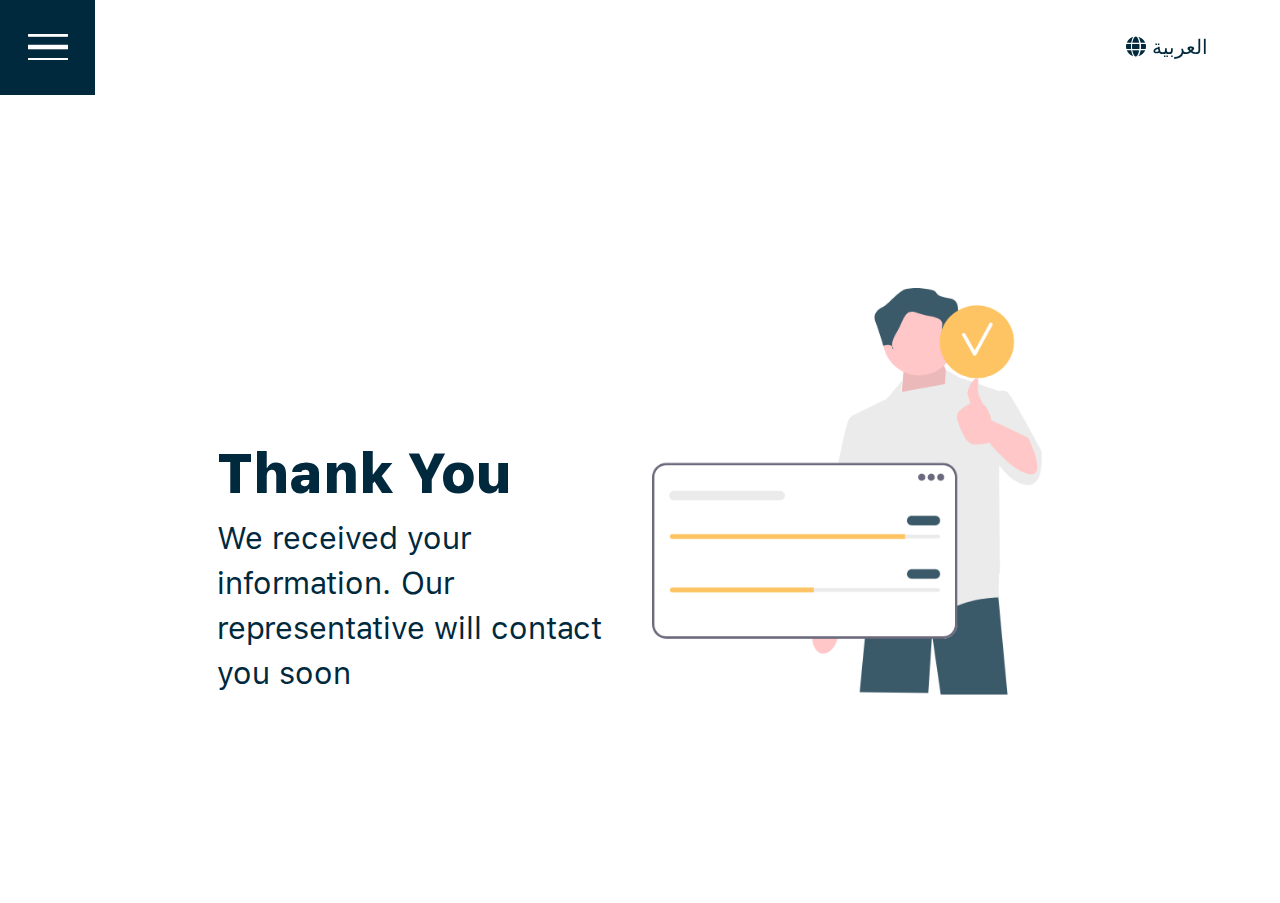
<file: form-thank.html>
<!DOCTYPE html>
<html lang="en" dir="ltr">
  <head>
    <meta charset="UTF-8">
    <meta http-equiv="X-UA-Compatible" content="IE=edge">
    <meta name="viewport" content="width=device-width, initial-scale=1.0">
    <title>modern-vision</title>
    <meta name="description" content="modern-vision">
    <meta name="keywords" content="modern-vision">
    <meta name="robots" content="index, follow" />
    <meta property="og:title" content="modern-vision"/>
    <meta property="og:type" content="Website"/>
    <meta property="og:url" content="" />
    <meta property="og:image" content="assets/img/logo.png"/>
    <link href="assets/img/logo.png"  rel="shortcut icon"/>
    <!-- Bootstrap CSS -->
    <link href="assets/css/bootstrap.min.css" rel="stylesheet">
    <link rel="stylesheet" href="assets/css/owl.carousel.min.css">
    <link rel="stylesheet" href="assets/css/owl.theme.default.min.css">
    <!--link-font-awsome-->
    <link  href="assets/font-awesome/css/all.css" rel="stylesheet">
    <!--stlye-css-->
    <link  href="assets/css/style.css" rel="stylesheet">
    <link href="assets/css/style-rtl.css" rel="stylesheet"/>
    <link href="assets/css/style-ltr.css" rel="stylesheet"/>
  </head>
<body>
     <!--nav-->
        <nav class="navbar navber-index navbar-fixed-top fixed-top p-0">
          <div class="container-fluid px-0 align-items-center">
              <div class="d-flex flex-wrap align-items-start content-nav-left">
                  <button class="navbar-toggler" type="button" data-bs-toggle="offcanvas" data-bs-target="#offcanvasNavbar" aria-controls="offcanvasNavbar">
                      <span class="navbar-toggler-icon"></span>
                  </button>
              </div>
              <a href="" class="link-ar link-ar-close mx-md-5 px-md-4 mx-3">
                  <i class="fa-solid fa-globe"></i>
                  العربية
              </a>
            <div class="offcanvas offcanvas-end" tabindex="-1" id="offcanvasNavbar" aria-labelledby="offcanvasNavbarLabel">
              <div class="offcanvas-header p-0">
                <button type="button" class="btn-close" data-bs-dismiss="offcanvas" aria-label="Close"></button>
  
                <h5 class="offcanvas-title" id="offcanvasNavbarLabel">
                  <a href="" class="link-ar-close mx-md-5 px-md-4">
                      <i class="fa-solid fa-globe"></i>
                      العربية
                  </a>
                </h5>
              </div>
              <div class="offcanvas-body mt-5">
                  <div class="row justify-content-center">
                      <div class="col-md-4">
                          <ul class="navbar-nav navbar-index-nav text-center flex-grow-1 pe-3">
                              <li class="nav-item">
                                <a class="nav-link active"  aria-current="page" href="index.html">Home</a>
                              </li>
                              <li class="nav-item">
                                <a class="nav-link" href="about-us.html">About Us</a>
                              </li>
                              <li class="nav-item">
                                  <a class="nav-link" href="Projects.html"> Projects</a>
                              </li>
                              <li class="nav-item">
                                  <a class="nav-link" href="services.html">Services</a>
                              </li>
                              <li class="nav-item">
                                  <a class="nav-link" href="blog.html">BLOG</a>
                              </li>
                              
                              <li class="nav-item">
                                  <a class="nav-link" href="content-us.html">CONTACT US</a>
                              </li>
                               
                          </ul>
                      </div>
                      <div class="col-md-4 text-center">
                          <div class="d-grid align-items-end h-100">
                              <a href="index.html">
                                  <img class="img-index-convas" src="./assets/img/logo.png" alt="logo">
      
                              </a>
                              <div class="mt-5 from-compoent-social px-0">
                                  <h6 class="title-follow">FOLLOW US</h6>
                                  <ul class="mt-3 d-flex justify-content-center">
                                      <li>      
                                           <a class="fab fab fa-facebook-f" href="" target="_blank"></a>
                                      </li>
                                      <li>
                                          <a class="fab fa-twitter" href="" target="_blank"></a>
      
                                      </li>
                                      <li>
                                          <a class="fab fa-instagram" href="" target="_blank"></a>
      
                                      </li>
                                  </ul>
                              </div>
                          </div>
                         
                      </div>
                  </div>
             
              </div>
            </div>
          </div>
        </nav>
      <!--end-nav-->
     <section class="component-services component-thank pt-5 pb-3 mt-5">
        <div class="container px-md-5">
            <div class="col-md-10 mx-auto">
                <div class="row mx-0 align-items-end justify-content-center">
                    <div class="col-lg-6 col-md-12">
                        <h6 class="title-thank">Thank You</h6>
                        <pre class="defintion-thank">
                            We received your 
                            information. Our 
                            representative will contact 
                            you soon
                        </pre>
                    </div>
                    <div class="col">
                      <img class="img-thank"src="./assets/img/Thank.png" alt="thank">
                    </div>
                </div>
            </div>
            
        </div>
      
     </section>
      
   
   <!-- Required JS Files -->
   <script src="assets/js/jquery.js"></script>
   <script src="assets/js/owl.carousel.min.js"></script>
   <script src="assets/js/bootstrap.bundle.min.js"></script>
   <script src="assets/js/form.js"></script>
</body>
</html>
</file>
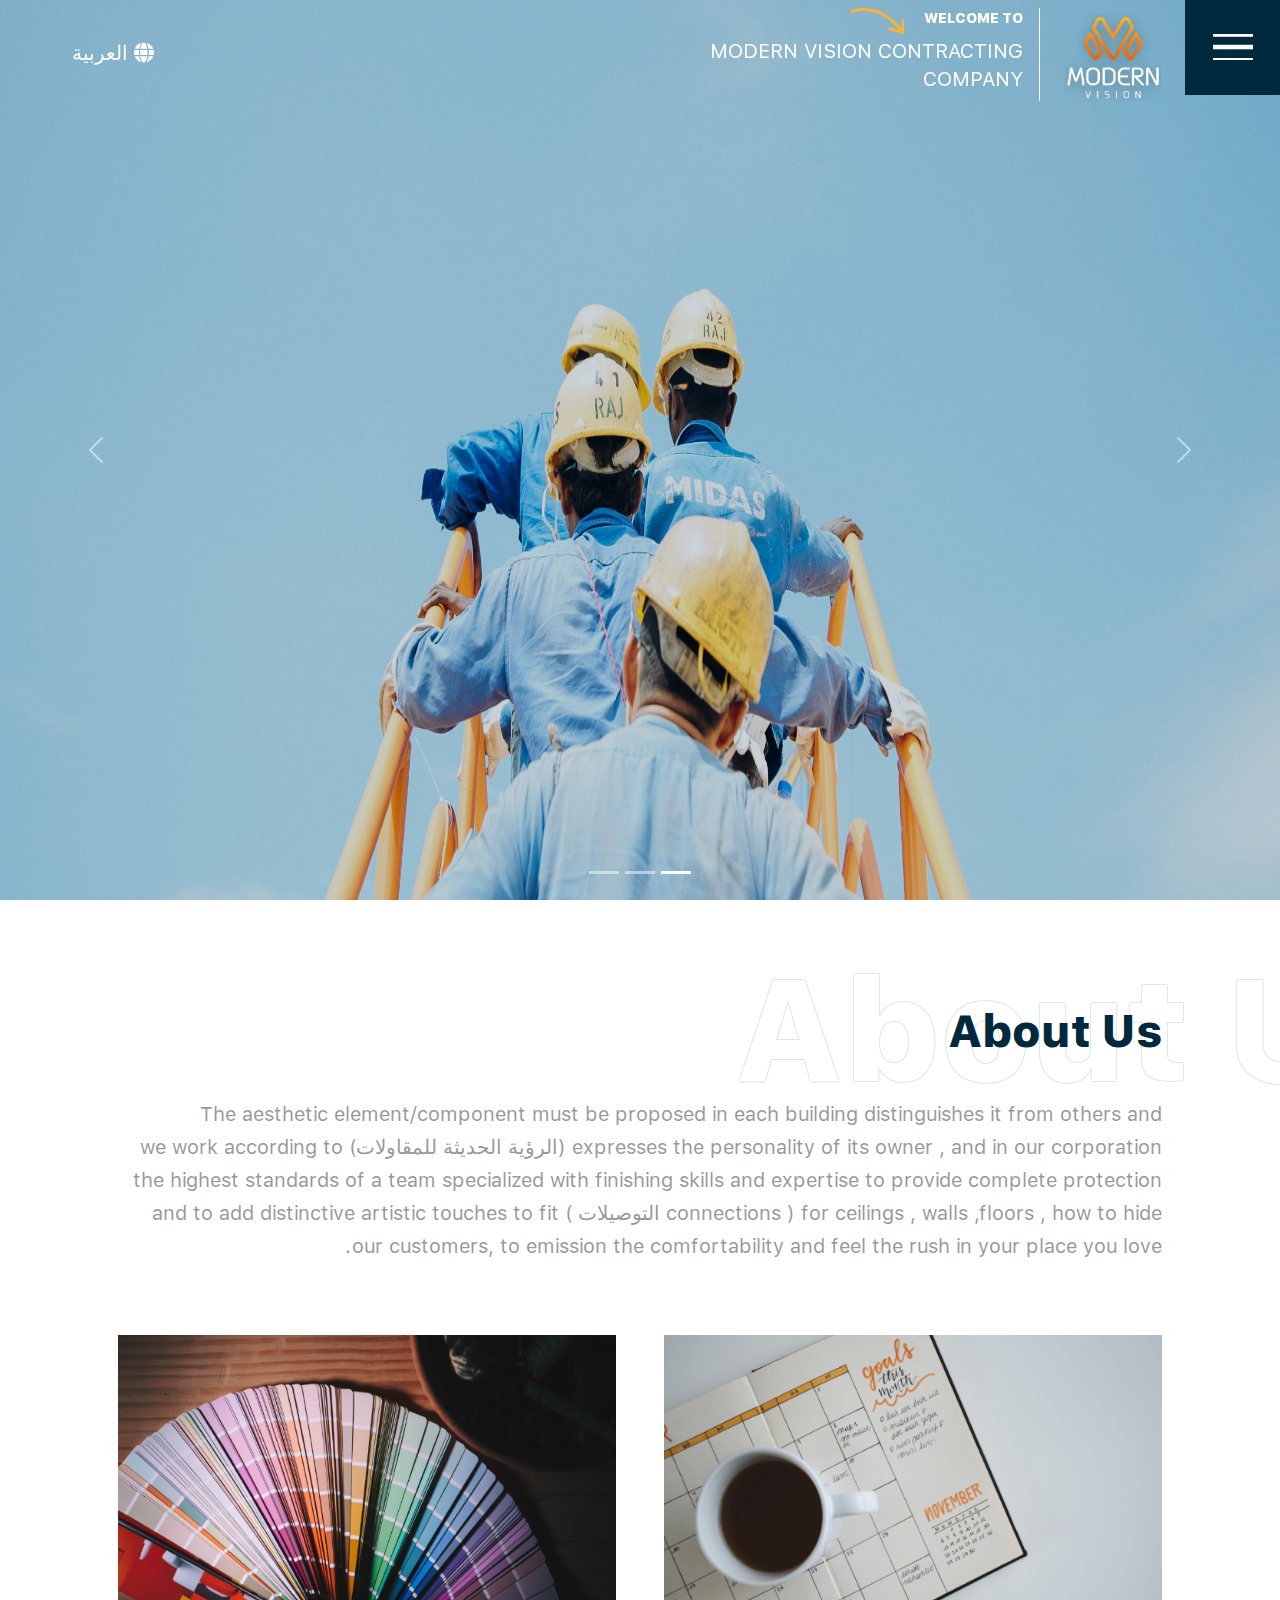
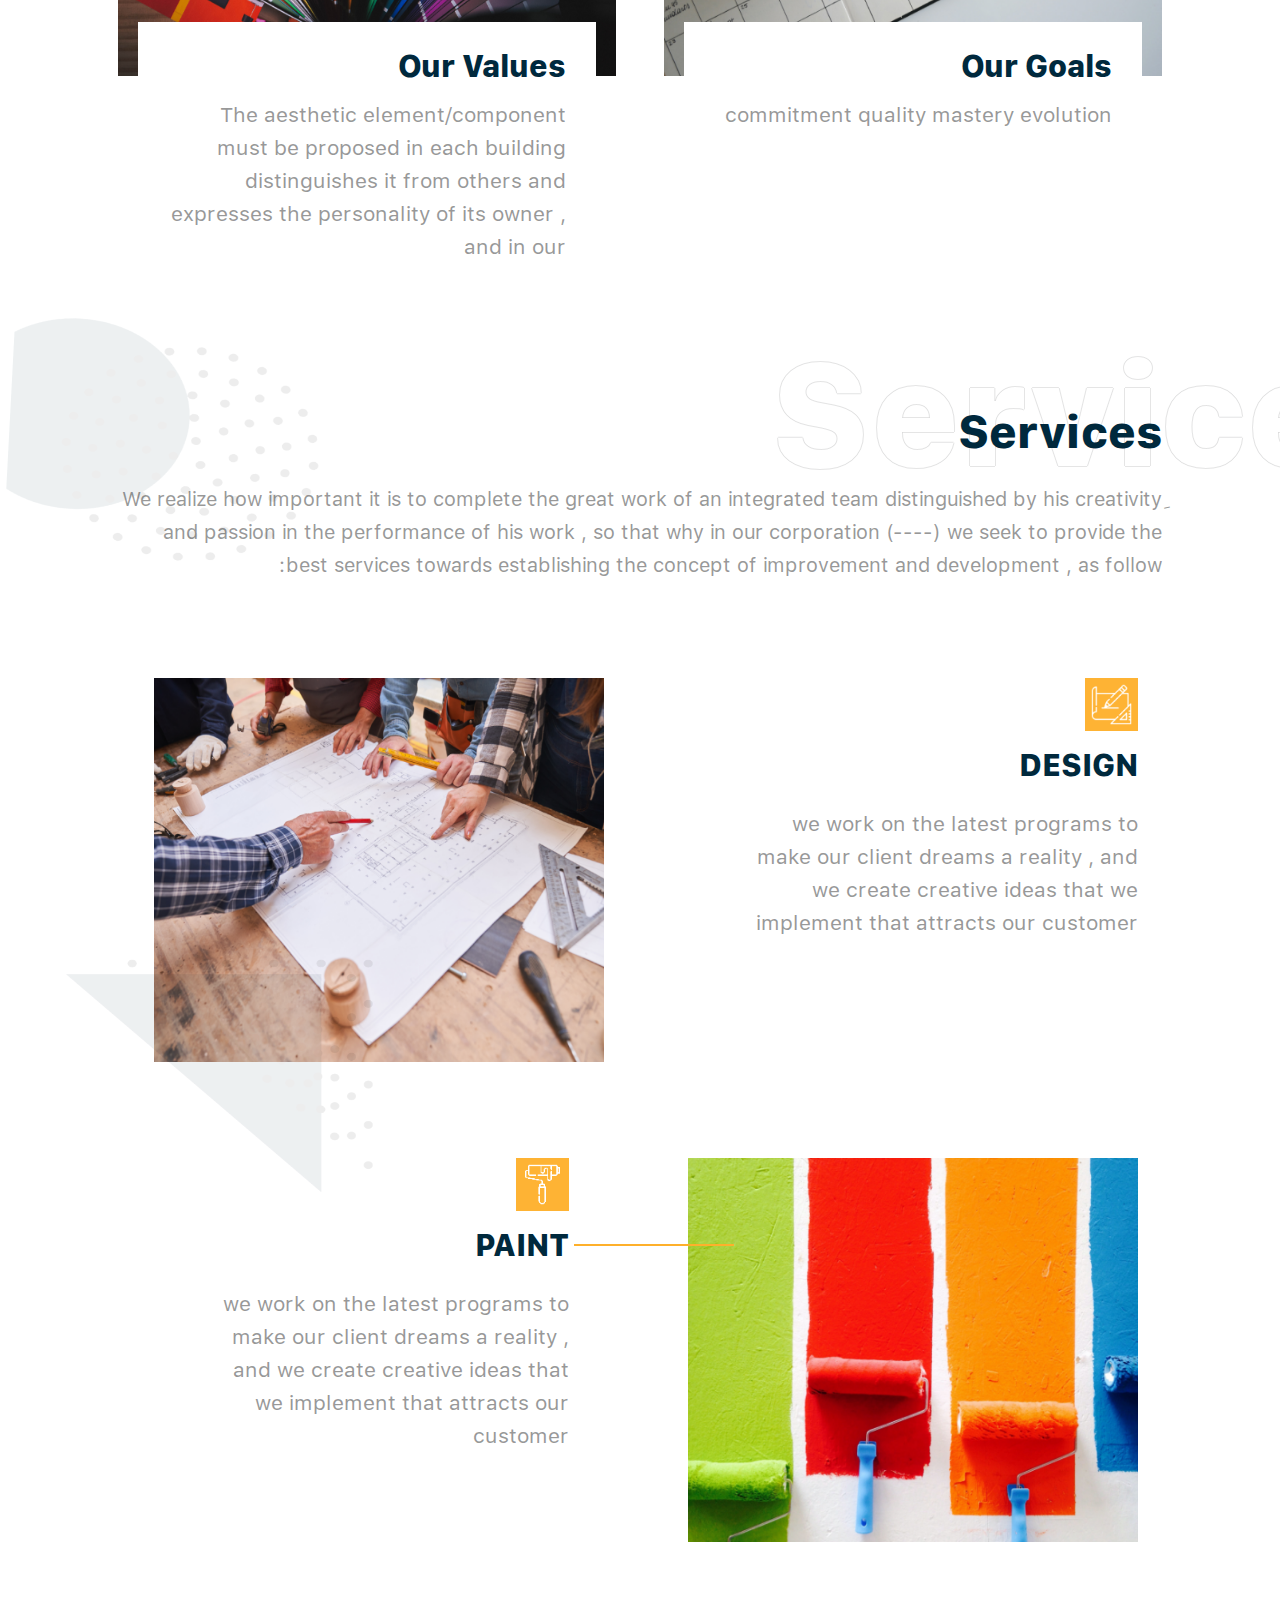
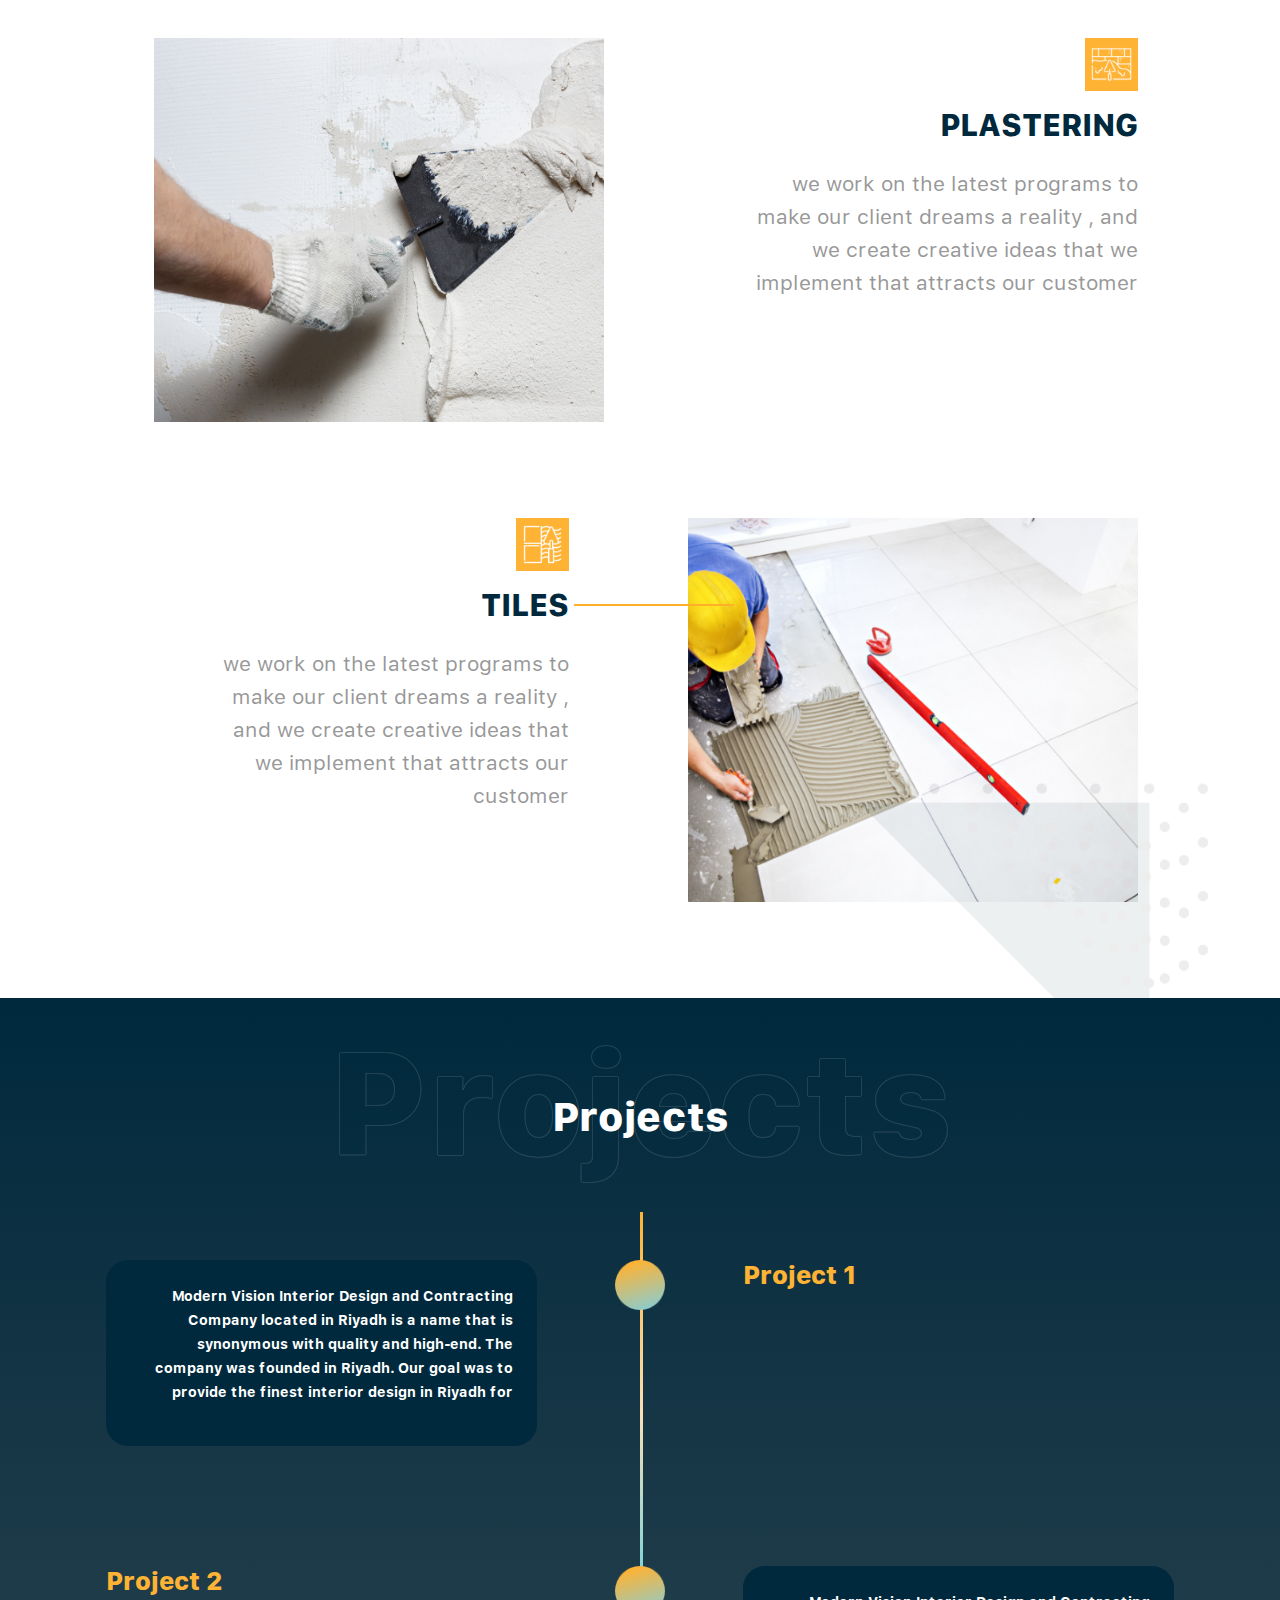
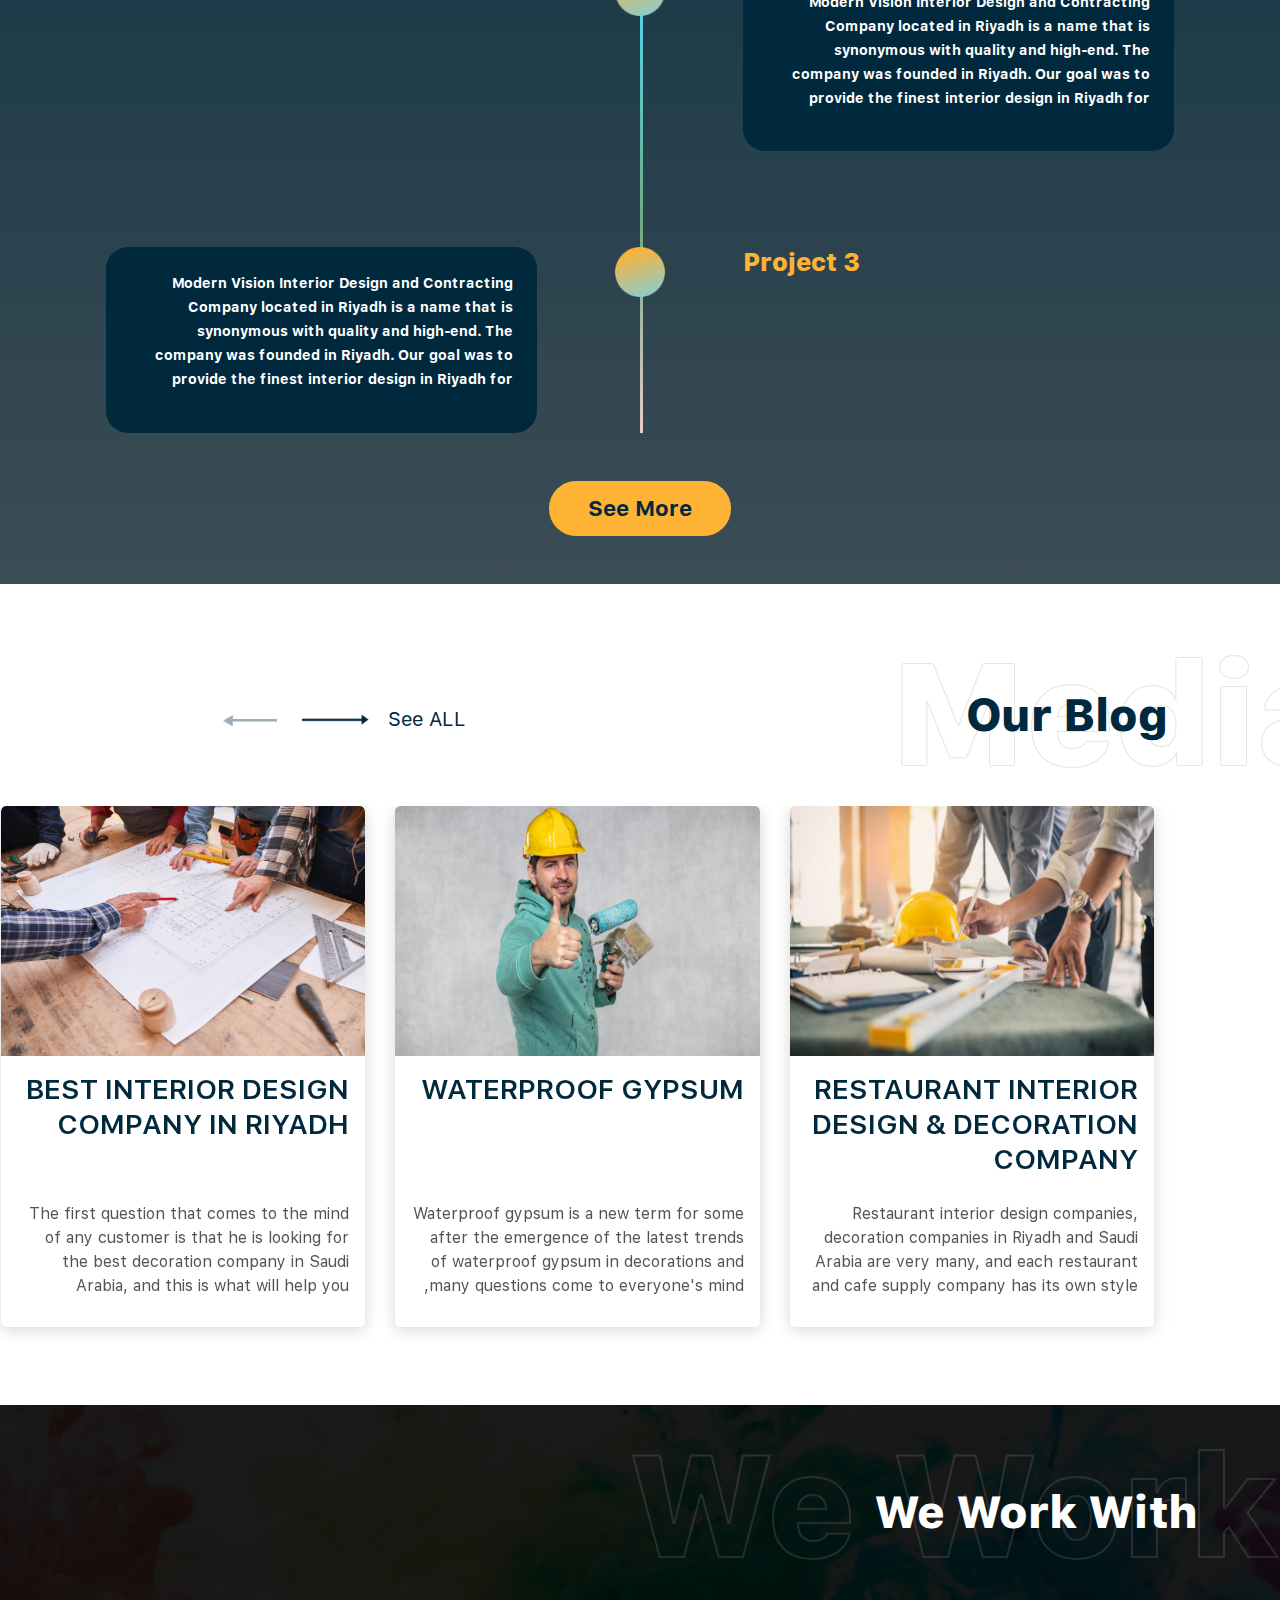
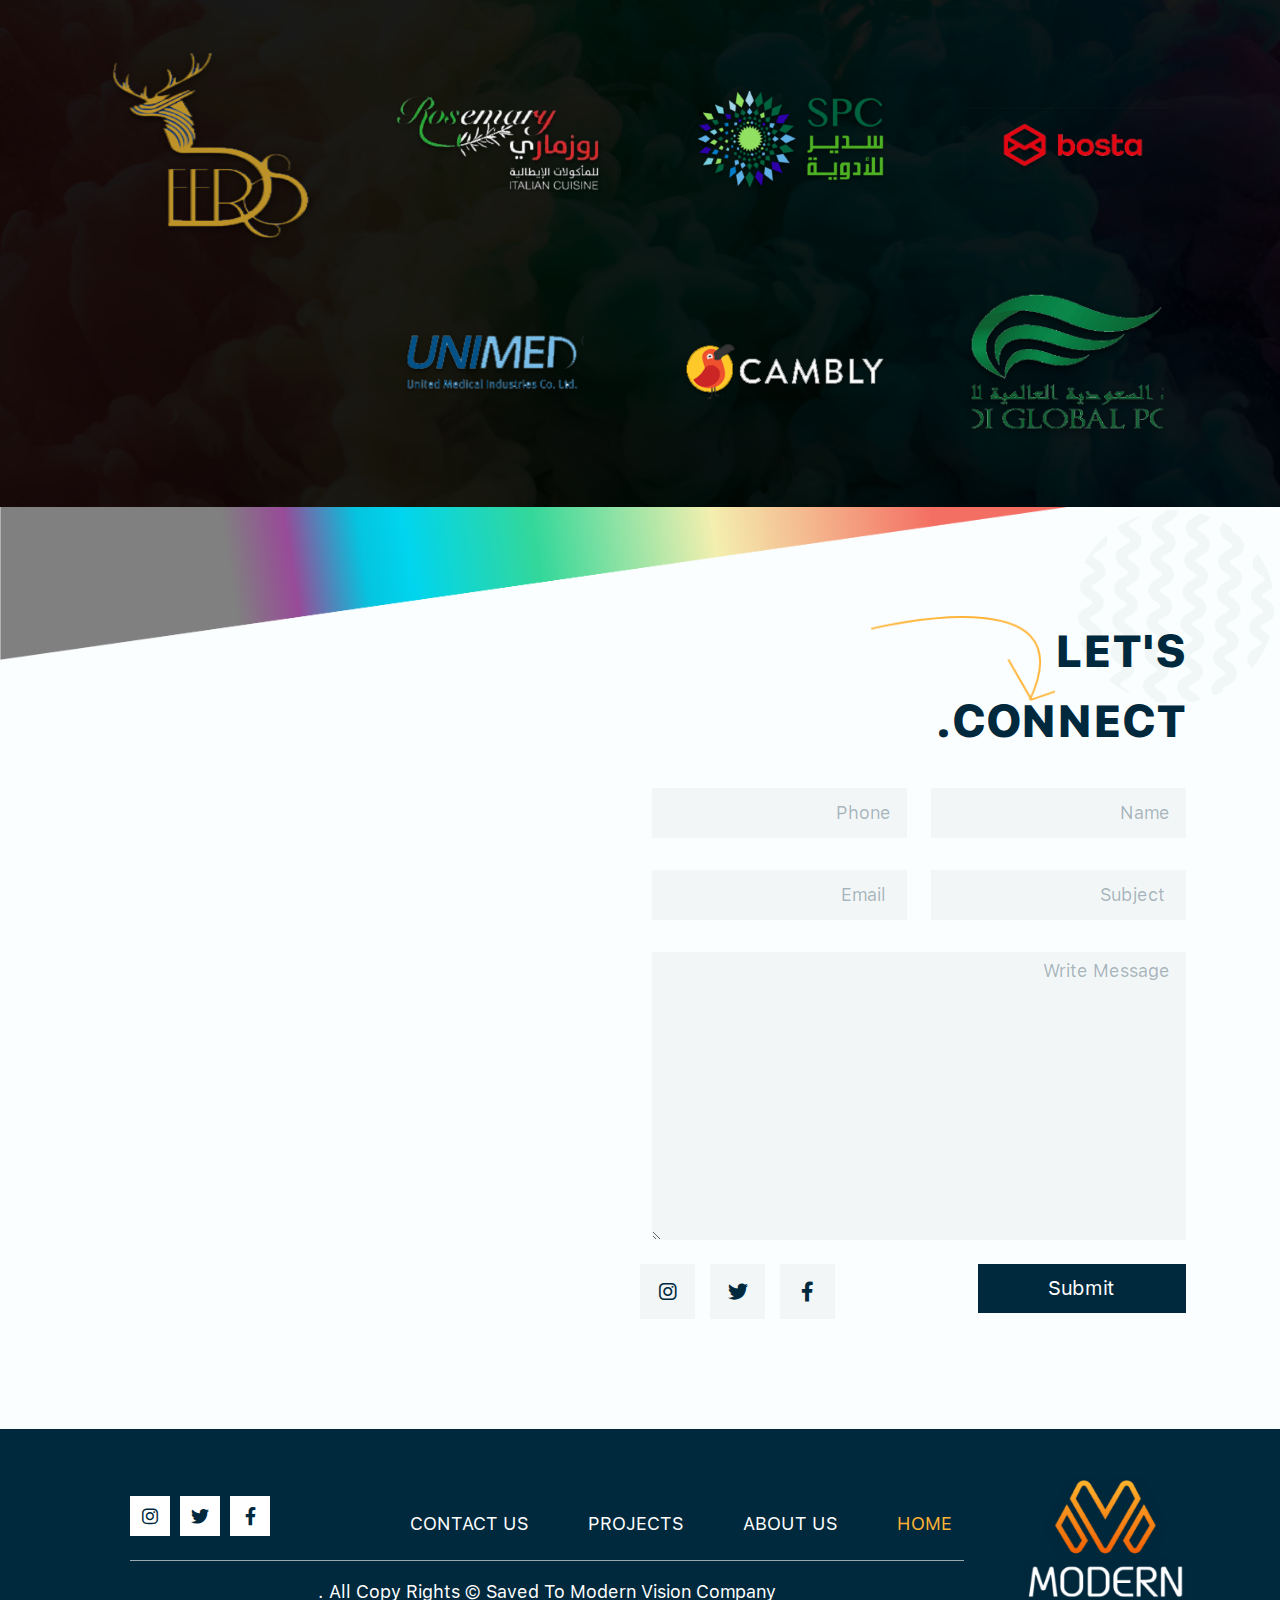
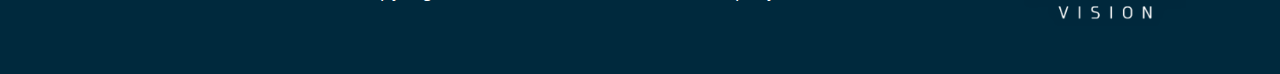
<file: index-rtl.html>
<!DOCTYPE html>
<html lang="en" dir="rtl">
<head>
    <meta charset="UTF-8">
    <meta http-equiv="X-UA-Compatible" content="IE=edge">
    <meta name="viewport" content="width=device-width, initial-scale=1.0">
    <title>modern-vision</title>
    <meta name="description" content="modern-vision">
    <meta name="keywords" content="modern-vision">
    <meta name="robots" content="index, follow" />
    <meta property="og:title" content="modern-vision"/>
    <meta property="og:type" content="Website"/>
    <meta property="og:url" content="" />
    <meta property="og:image" content="assets/img/logo.png"/>
    <link href="assets/img/logo.png"  rel="shortcut icon"/>
    <!-- Bootstrap CSS -->
    <link href="assets/css/bootstrap.min.css" rel="stylesheet">
    <link rel="stylesheet" href="assets/css/owl.carousel.min.css">
    <link rel="stylesheet" href="assets/css/owl.theme.default.min.css">
    <!--link-font-awsome-->
    <link  href="assets/font-awesome/css/all.css" rel="stylesheet">
    <!--stlye-css-->
    <link  href="assets/css/style.css" rel="stylesheet">
    <link href="assets/css/style-rtl.css" rel="stylesheet"/>
    <link href="assets/css/style-ltr.css" rel="stylesheet"/>
</head>
<body>
    <!--nav-->
    <nav class="navbar navber-index navbar-fixed-top fixed-top p-0">
        <div class="container-fluid px-0 align-items-center">
            <div class="d-flex flex-wrap align-items-start content-nav-left">
                <button class="navbar-toggler" type="button" data-bs-toggle="offcanvas" data-bs-target="#offcanvasNavbar" aria-controls="offcanvasNavbar">
                    <span class="navbar-toggler-icon"></span>
                </button>
                <a class="navbar-brand mx-md-4 mx-2 mt-2" href="index.html">
                   <img src="./assets/img/logo-logo.png" alt="logo">
                </a>
                <div class="title-nav mt-2 px-3 d-none d-md-block">
                    <h6>welcome to </h6>
                    <h5 class="col-md-9">
                        MODERN vISION CONTRACTING 
                        COMPANY
                    </h5>
                </div>
            </div>
            <a href="" class="link-ar  mx-md-5 px-md-4 mx-3">
                <i class="fa-solid fa-globe"></i>
                العربية
            </a>
          <div class="offcanvas offcanvas-end" tabindex="-1" id="offcanvasNavbar" aria-labelledby="offcanvasNavbarLabel">
            <div class="offcanvas-header p-0">
              <button type="button" class="btn-close" data-bs-dismiss="offcanvas" aria-label="Close"></button>

              <h5 class="offcanvas-title" id="offcanvasNavbarLabel">
                <a href="" class="link-ar-close mx-md-5 px-md-4">
                    <i class="fa-solid fa-globe"></i>
                    العربية
                </a>
              </h5>
            </div>
            <div class="offcanvas-body mt-5">
                <div class="row justify-content-center">
                    <div class="col-md-4">
                        <ul class="navbar-nav navbar-index-nav text-center flex-grow-1 pe-3">
                            <li class="nav-item">
                              <a class="nav-link active"  aria-current="page" href="index.html">Home</a>
                            </li>
                            <li class="nav-item">
                              <a class="nav-link" href="about-us.html">About Us</a>
                            </li>
                            <li class="nav-item">
                                <a class="nav-link" href="Projects.html"> Projects</a>
                            </li>
                            <li class="nav-item">
                                <a class="nav-link" href="services.html">Services</a>
                            </li>
                            <li class="nav-item">
                                <a class="nav-link" href="blog.html">BLOG</a>
                            </li>
                            
                            <li class="nav-item">
                                <a class="nav-link" href="content-us.html">CONTACT US</a>
                            </li>
                             
                        </ul>
                    </div>
                    <div class="col-md-4 text-center">
                        <div class="d-grid align-items-end h-100">
                            <a href="index.html">
                                <img class="img-index-convas" src="./assets/img/logo.png" alt="logo">
    
                            </a>
                            <div class="mt-5 from-compoent-social px-0">
                                <h6 class="title-follow">FOLLOW US</h6>
                                <ul class="mt-3 d-flex justify-content-center">
                                    <li>      
                                         <a class="fab fab fa-facebook-f" href="" target="_blank"></a>
                                    </li>
                                    <li>
                                        <a class="fab fa-twitter" href="" target="_blank"></a>
    
                                    </li>
                                    <li>
                                        <a class="fab fa-instagram" href="" target="_blank"></a>
    
                                    </li>
                                </ul>
                            </div>
                        </div>
                       
                    </div>
                </div>
           
            </div>
          </div>
        </div>
    </nav>
    <!--end-nav-->
    <!--start-header-->
    <header>
       <!-- <div class="component-header">
          <img src="./assets/img/hader.png" alt="header">
          <div class="img-over"></div>
          <div class="scrolldown">
            <a href="#">
                <span></span>
            </a>
         </div>
      
       </div> -->
       <div id="carouselExampleIndicators" class="carousel carousel-header slide carousel-fade"  data-bs-ride="carousel">
        <div class="carousel-indicators">
          <button type="button" data-bs-target="#carouselExampleIndicators" data-bs-slide-to="0" class="active" aria-current="true" aria-label="Slide 1"></button>
          <button type="button" data-bs-target="#carouselExampleIndicators" data-bs-slide-to="1" aria-label="Slide 2"></button>
          <button type="button" data-bs-target="#carouselExampleIndicators" data-bs-slide-to="2" aria-label="Slide 3"></button>
        </div>
        <div class="carousel-inner">
          <div class="carousel-item active">
            <img src="./assets/img/hader.png" class="w-100"alt="header">
            <div class="img-over"></div>
          </div>
          <div class="carousel-item">
            <img src="./assets/img/services-item.png" class="w-100"alt="header">
          <div class="img-over"></div>
          </div>
          <div class="carousel-item">
            <img src="./assets/img/services-item-2.png" class="w-100"alt="header">
            <div class="img-over"></div>
          </div>
        </div>
        <button class="carousel-control-prev" type="button" data-bs-target="#carouselExampleIndicators" data-bs-slide="prev">
          <span class="carousel-control-prev-icon" aria-hidden="true"></span>
          <span class="visually-hidden">Previous</span>
        </button>
        <button class="carousel-control-next" type="button" data-bs-target="#carouselExampleIndicators" data-bs-slide="next">
          <span class="carousel-control-next-icon" aria-hidden="true"></span>
          <span class="visually-hidden">Next</span>
        </button>
      </div>
    </header>
    <!--end-header-->
    <!--about-us-->
    <section class="component-about-us pt-5 pb-1 mt-5">
        <!--7-11-2022-->
        <h2 class="img-title pt-5">
            About Us
        </h2>
        <!--end-7-11-2022-->
        <img class="compoent-img-about d-none d-md-block" src="./assets/img/content-us-left.png" alt="content">
        <div class="container px-md-5">
            <h6 class="title-content">
                About Us
            </h6>
            <p class="p-about pt-4 col-md-12"><!--7-11-2022--><!--add to pt-4-->
            The aesthetic element/component
             must be proposed in each building distinguishes it from others and expresses 
            the personality of its owner , and in our corporation (الرؤية الحديثة للمقاولات)
             we work according to the highest standards of a team specialized with finishing skills 
             and expertise to provide complete protection for ceilings , walls ,floors , how to hide 
             ( connections التوصيلات ) and to add distinctive artistic touches to fit our customers,
              to emission the comfortability and feel the rush in your place you love.
            </p>
            <!--card-about-->
                <div class="row row-cols-md-2 row-cols-1 row-card-about g-5 mx-0 mt-4">
                    <!--stert-item-->
                    <div class="col col-card-about d-flex">
                     <div class="card w-100">
                         <img src="./assets/img/about-1.png" class="card-img-top" alt="img-about">
                         <div class="card-body">
                           <h5 class="card-title">Our Goals</h5>
                           <p class="card-text">commitment quality mastery evolution</p>
                          
                         </div>
                       </div>
                    </div>
                    <!--end-item-->
                    <div class="col col-card-about d-flex">
                     <div class="card w-100">
                         <img src="./assets/img/about-2.png" class="card-img-top" alt="img-about">
                         <div class="card-body">
                           <h5 class="card-title">Our Values</h5>
                           <p class="card-text">The aesthetic element/component must be proposed in each building distinguishes it 
                             from others and expresses the personality of its owner , and in our</p>
                          
                         </div>
                       </div>
                    </div>
                    <!--end-item-->
                </div>
            <!--end-card-about-->
        </div>
    </section>
    <!--end-about-us-->
    <!--start-Services-->
    <section class="component-services pt-3">
         <!--7-11-2022-->
         <h2 class="img-title">
            Services
        </h2>
        <!--end-7-11-2022-->
        <img class="compoent-img-sevices d-none d-md-block" src="./assets/img/services-item-index.png" alt="content">
        <div class="container px-md-5">
            <h6 class="title-content">
                Services
            </h6>
            <p class="p-about mt-3">ِWe realize how important it is to complete the great work of an integrated
             team distinguished by his creativity and passion in the performance of his work , 
             so that why in our corporation (----) we seek to provide the best services towards establishing
              the concept of improvement and development , as follow:
            </p>
         <!--card-services-->
         <div class="component-services-card mt-5 pt-5">
            <!--item-->
            <div class="card row-card-services mb-5 pb-5">
                <div class="row g-5 mx-0">
                
                  <div class="col-md-6">
                    <div class="card-body p-0">
                      <img src="./assets/img/Design.png" alt="Design">
                      <h5 class="card-title">Design</h5>
                      <p class="card-text col-md-10">we work on the latest programs to make our client 
                        dreams a reality , and we create creative ideas that we implement that attracts
                         our customer
                      </p>
                     
                    </div>
                  </div>
                  <div class="col-md-6 d-flex justify-content-end">
                    <img src="./assets/img/services-item.png" class="img-fluid-services" alt="Design">
                  </div>
                </div>
                <img class="design-img-sevices d-none d-md-block" src="./assets/img/lader-shap.png" alt="content">

            </div>
            <!--end-item-->
            <!--item-paint-->
            <div class="card row-card-services mb-5 pb-5">
                <div class="row g-5 mx-0">
                    <div class="col-md-6 d-flex justify-content-end">
                        <img src="./assets/img/services-item-2.png" class="img-fluid-services" alt="paint">
                    </div>
                    <div class="col-md-6">
                        <div class="card-body p-0">
                        <img src="./assets/img/paint.png" alt="paint">
                        <h5 class="card-title">paint</h5>
                        <p class="card-text col-md-10">we work on the latest programs to make our client dreams a reality , and we create creative ideas that we implement that attracts our customer</p>
                        
                        </div>
                   </div>
                 
                </div>
            </div>
            <!--end-item-->
            <!--item-plastering-->
            <div class="card row-card-services mb-5 pb-5">
                <div class="row g-5 mx-0">
                
                  <div class="col-md-6">
                    <div class="card-body p-0">
                      <img src="./assets/img/plastering-2.png" alt="plastering">
                      <h5 class="card-title">plastering</h5>
                      <p class="card-text col-md-10">we work on the latest programs to make our 
                        client dreams a reality , and we create creative ideas that we implement 
                        that attracts our customer
                      </p>
                    </div>
                  </div>
                  <div class="col-md-6 d-flex justify-content-end">
                    <img src="./assets/img/plastering.png" class="img-fluid-services" alt="plastering">
                  </div>
                </div>
            </div>
            <!--end-item-->
            <!--item-tiles-->
            <div class="card row-card-services mb-5 pb-5">
                <div class="row g-5 mx-0">
                    <div class="col-md-6 d-flex justify-content-end">
                        <img src="./assets/img/tiles.png" class="img-fluid-services" alt="tiles">
                    </div>
                    <div class="col-md-6">
                        <div class="card-body p-0">
                            <img src="./assets/img/tiles-2.png" alt="tiles">
                            <h5 class="card-title">tiles</h5>
                            <p class="card-text col-md-10">we work on the latest programs to make our client 
                                dreams a reality , and we create creative ideas that we implement that attracts 
                                our customer
                            </p>
                        </div>
                    </div>
                </div>
                <img class="design-img-sevices-right d-none d-md-block" src="./assets/img/lader-shap.png" alt="content">
            </div>
            <!--end-item-->
         </div>
         <!--end--->

        </div>

    </section>
    <!--end-Services-->
    <!--Projects-->
    <section class="component-Projects-index pt-5 pb-5">
        <div class="container">
            <div class="d-flex w-100 justify-content-center">
            <!--7-11-2022-->
            <h2 class="img-title-project pt-5 mt-4 text-center">
                Projects
            </h2>
            <!--end-7-11-2022-->
                <h6 class="text-center title-project-index">Projects</h6>
            </div>
           
            <div class="container pt-4">
                <div class="timeline-label col-md-12 m-auto">
                    <div class="row timeline-item justify-content-center align-items-start pt-5 mt-5 pb-4 h-100 mx-0">
                        <div class="col-md-5 project-name">Project 1</div>
                        <div class="col-md-2 timeline-badge text-center d-none d-md-block">
                            <img class="img-ellips"src="./assets/img/Ellipse.png" alt="Ellipse">
                        </div>
                        <div class="col-md-5 pro">
                            <div class="project-defintion p-4">
                                <p>
                                    Modern Vision Interior Design and Contracting Company located in Riyadh is a name that is synonymous with quality and high-end. The company was founded in Riyadh. Our goal was to provide the finest interior design in Riyadh for homeowners and for your offices from the very beginning. Each person has
    
                                </p>
                               
                                
                            </div>
                            <div class="footer-project">
                                <a href="Projects.html">
                                    <img src="./assets/img/See-Project.png" alt="see-project">
                                    <span>
                                        See Project
    
                                    </span>
                                </a>
                              
                            </div>
                        </div>
                    </div>
                    <div class="row timeline-item justify-content-center align-items-start pt-5 mt-5 mx-0">
                        <div class="col-md-5 pro">
                            <div class="project-defintion p-4">
                                <p>
                                    Modern Vision Interior Design and Contracting Company located in Riyadh is a name that is synonymous with quality and high-end. The company was founded in Riyadh. Our goal was to provide the finest interior design in Riyadh for homeowners and for your offices from the very beginning. Each person has
    
                               </p>
                                <div class="footer-project">
                                    <a href="Projects.html">
                                        <img src="./assets/img/See-Project.png" alt="see-project">
                                        <span>
                                            See Project
        
                                        </span>
                                    </a>
                                  
                                </div>
                            </div>
                            
                        </div>
                     
                        <div class="col-md-2 timeline-badge text-center d-none d-md-block">
                            <img class="img-ellips"src="./assets/img/Ellipse.png" alt="Ellipse">

                        </div>
                        <div class="col-md-5 project-name text-start">Project 2</div>
                    </div>
                    <div class="row timeline-item justify-content-center align-items-start pt-5 mt-5 mx-0">
                        <div class="col-md-5 project-name">Project 3</div>
                        <div class="col-md-2 timeline-badge text-center d-none d-md-block">
                            <img class="img-ellips"src="./assets/img/Ellipse.png" alt="Ellipse">

                        </div>
                        <div class="col-md-5 pro">
                            <div class="project-defintion p-4">
                                <p>
                                    Modern Vision Interior Design and Contracting Company located in Riyadh is a name that is synonymous with quality and high-end. The company was founded in Riyadh. Our goal was to provide the finest interior design in Riyadh for homeowners and for your offices from the very beginning. Each person has
    
                                </p>
                                <div class="footer-project">
                                    <a href="Projects.html">
                                        <img src="./assets/img/See-Project.png" alt="see-project">
                                        <span>
                                            See Project
        
                                        </span>
                                    </a>
                                  
                                </div>
                            </div>
                            
                        </div>
                       
                    </div>
                </div>
                <div class="d-flex  mt-5 justify-content-center">
                    <a class="col-md-2 link-see-more" href="Projects.html">See More</a>
                </div>
            </div>
          
        </div>
    </section>
    <!--end-Projects-->
    <!--Our Blog--> 
    <section class="component-blog pt-5 pb-5 mt-5">
        <!--7-11-2022-->
        <h2 class="img-title img-title-m pt-5">
            Media 
        </h2>
        <!--end-7-11-2022-->
        <div class="row mx-0 align-items-center justify-content-between">
            <h6 class="col-md-4 text-center title-content text-capitalize">Our Blog</h6>
             <a class="col-md-8 blog-seeall" href="blog.html">See ALL</a>
        </div>
      

        <div class="row mx-0 mt-5 row-media">
            <div class="col-md-11 mx-0 px-0">
                <div class="owl-blog owl-carousel owl-theme col-md-11">
                    <div class="item"> 
                        <div class="col d-flex">
                            <div class="card card-blog">
                            <a href="definition-blog.html">
                                <img class="card-img-blog"src="./assets/img/blog-3.png" alt="blog">
            
                            </a>
                            <div class="card-body">
                            <h6>RESTAURANT INTERIOR DESIGN & DECORATION COMPANY</h6>
                            <p>Restaurant interior design companies, decoration companies in Riyadh and Saudi Arabia are very many, and each restaurant and cafe supply company has its own style and taste</p>
                            </div>
                            </div>
                    </div>
                    </div>
                    
                    <div class="item"> 
                        <div class="col d-flex">
                            <div class="card card-blog">
                                <a href="definition-blog.html">
                                <img class="card-img-blog"src="./assets/img/blog-item.png" alt="blog">
                
                                </a>
                                <div class="card-body">
                                <h6>WATERPROOF GYPSUM</h6>
                                <p>Waterproof gypsum is a new term for some after the emergence of the latest trends of waterproof gypsum in decorations and many questions come to everyone's mind,</p>
                                </div>
                            </div>
                        </div>
                    </div>
                    <div class="item">   
                        <div class="col d-flex">
                            <div class="card card-blog">
                            <a href="definition-blog.html">
                                <img class="card-img-blog"src="./assets/img/services-item.png" alt="blog">
        
                            </a>
                            <div class="card-body">
                            <h6>BEST INTERIOR DESIGN COMPANY IN RIYADH</h6>
                            <p>The first question that comes to the mind of any customer is that he is looking for the best decoration company in Saudi Arabia, and this is what will help you</p>
                            </div>
                            </div>
                        </div>
                    </div>
                    <div class="item">
                        <div class="col d-flex">
                            <div class="card card-blog">
                            <a href="definition-blog.html">
                            <img class="card-img-blog"src="./assets/img/blog-item.png" alt="blog">
            
                            </a>
                            <div class="card-body">
                            <h6>WATERPROOF GYPSUM</h6>
                            <p>Waterproof gypsum is a new term for some after the emergence of the latest trends of waterproof gypsum in decorations and many questions come to everyone's mind,</p>
                            </div>
                            </div>
                        </div> 
                    </div>
                </div>
            </div>
            
        </div>
        
        
    </section>
    <!--end-Our Blog-->
    <!--start-Work-->
     <section class="component-work pt-5 pb-5">
        <div class="over-work"></div>
        <div class="defintion-work pt-4">
            <!--7-11-2022-->
            <h2 class="img-title-work">
                We work 
            </h2>
            <!--end-7-11-2022-->
            <div class="container">
              <h6 class="title-content text-capitalize title-work">We Work With</h6>
              <div class="row row-cols-lg-4 row-cols-md-2 row-cols-1 row-col-work g-4 mt-5 pt-4">
                  <div class="col text-center d-flex align-items-center justify-content-center">
                    <img class="img-wok"src="./assets/img/bost.png" alt="bost">
                  </div>
                  <div class="col text-center d-flex align-items-center justify-content-center">
                    <img class="img-wok" src="./assets/img/Sadeer.png" alt="Sadeer">
    
                  </div>
                  <div class="col text-center d-flex align-items-center justify-content-center">
                    <img class="img-wok" src="./assets/img/roms.png" alt="roms">
    
                  </div>
                  <div class="col text-center d-flex align-items-center justify-content-center">
                    <img class="img-wok" src="./assets/img/SAS.png" alt="SAS">
    
                  </div>
                  <div class="col text-center d-flex align-items-center justify-content-center">
                    <img class="img-wok"src="./assets/img/InternationalPorts.png" alt="International-Ports">
                  </div>
                  <div class="col text-center d-flex align-items-center justify-content-center">
                    <img class="img-wok" src="./assets/img/cambly.png" alt="cambly">
                  </div>
               
                  <div class="col text-center d-flex align-items-center justify-content-center">
                    <img class="img-wok" src="./assets/img/unimed.png" alt="Medical Industries Co">
    
                  </div>
              </div>
            </div>
        </div>
        
     </section>
    <!--end-Work-->
    <!--start-content-us-->
     <section class="compoent-content-us">
        <div class="img-content-us d-none d-md-block">
            <div class="row mx-0">
                <div class="col-md-2 px-0">
                    <img class="compoent-img-left"src="./assets/img/content-us-left.png"  alt="content">
                </div>
                <div class="col-md-10 px-0">
                    <img class="comonent-img-right" src="./assets/img/content-us-right-r.png" alt="content">
                </div>
                
            </div>
        </div>
        <div class="container">

            <div class="row mx-0 row-content-map-form">
                <h6 class="title-content"><span>LET'S</span> CONNECT.</h6>

                 <div class="col-md-6 mt-4 ">
                    <form class="form-content row g-4  needs-validation justify-content-center" novalidate="">
                        <div class="col-md-6 mb-2">
                        <input type="text" class="form-control form-control-lg" id="validationCustom01" placeholder="Name" required="">
                        <div class="valid-feedback">
                            Looks good!
                        </div>
                        </div>
                        <div class="col-md-6 mb-2">
                            <input type="text" placeholder="Phone" class="form-control form-control-lg" id="validationCustom05" required="">
                            <div class="invalid-feedback">
                            Please provide a valid number.
                            </div>
                        </div>
                        <div class="col-md-6 mb-2">
                            <input type="text" class="form-control form-control-lg" placeholder=" Subject" id="validationemail" required="">
                             <div class="invalid-feedback">
                                 Please provide a valid Subject.
                             </div>
                        </div>
                        <div class="col-md-6 mb-2">
                           <input type="email" class="form-control form-control-lg" placeholder=" Email" id="validationemail" required="">
                            <div class="invalid-feedback">
                                Please provide a valid Email.
                            </div>
                        </div>
                      
                        <div class="col-md-12">
                        <textarea rows="8" placeholder="Write Message" class="form-control form-control-lg" id="validationTextarea" required=""></textarea>
                        <div class="invalid-feedback">
                            Please enter a message in the textarea.
                        </div>
    
                        </div>
                        <div class="col-md-5">
                           <button class="btn btn-lg   btn-submit" type="submit">Submit </button>
                        </div>
                        <div class="col-md-7 from-compoent-social px-0">
                            <ul class="d-flex justify-content-end">
                                <li>      
                                     <a class="fab fab fa-facebook-f" href="" target="_blank"></a>
                                </li>
                                <li>
                                    <a class="fab fa-twitter" href="" target="_blank"></a>

                                </li>
                                <li>
                                    <a class="fab fa-instagram" href="" target="_blank"></a>

                                </li>
                            </ul>
                        </div>
                    </form>
    
                 </div>
                 <div class="col-md-6 mt-4">
                    <iframe  class="map-location"src="https://www.google.com/maps/embed?pb=!1m14!1m12!1m3!1d3709.5049867130097!2d39.119350614255644!3d21.605237273225367!2m3!1f0!2f0!3f0!3m2!1i1024!2i768!4f13.1!5e0!3m2!1sen!2seg!4v1659903921009!5m2!1sen!2seg" width="600" height="450" style="border:0;" allowfullscreen="" loading="lazy" referrerpolicy="no-referrer-when-downgrade"></iframe>
                 </div>
            </div>
        </div>
     </section>
    <!--end-content-us-->
    <!--start--footer-->
     <footer class="component-footer pt-5 pb-5">
        <div class="container">
            <div class="row justify-content-center mx-0 align-items-center">
                <!--img-div-->
                <div class="col-md-2 col-sm-6 d-flex justify-content-center">
                    <img class="img-logo-footer"src="./assets/img/logo-fotr.png" alt="logo">
                </div>
                <!--link-footer-->
                <div class="col-md-10">
                    <div class="px-md-5">
                        <div class="row col-link-social-page align-items-center justify-content-center pb-2">
                            <!--link-footer-project-->
                            <div class="compoent-link-footer col-md-12 col-lg-9">
                                <ul class="nav nav-pills nav-fill">
                                    <li  class="nav-item">                            
                                        <a class="nav-linke active" href="index.html">hOME</a>
                                    </li>
                                    <li  class="nav-item">
                                        <a class="nav-linke" href="about-us.html">About Us</a>
    
                                    </li>
                                    <li  class="nav-item">
                                        <a class="nav-linke" href="Projects.html"> Projects</a>
    
                                    </li>
                                    <li  class="nav-item">
                                        <a class="nav-linke" href="content-us.html">CONTACT US</a>
    
                                    </li>
                                  </ul>
                               
                            
                             </div>
                             <!--Social-Media-->
                            <div class="col-lg-3 col-md-5 compoent-social px-0">
                                <ul class="d-flex justify-content-end">
                                    <li>      
                                         <a class="fab fab fa-facebook-f" href="" target="_blank"></a>
                                    </li>
                                    <li>
                                        <a class="fab fa-twitter" href="" target="_blank"></a>
    
                                    </li>
                                    <li>
                                        <a class="fab fa-instagram" href="" target="_blank"></a>
    
                                    </li>
                                </ul>
                            </div>
                            <!--end-Social-Media-->
                        </div>
                        <!--start-copyright-->
                        <div class="component-copyright text-center pt-3">
                            all Copy <a href="https://rightclick.com.sa/">Rights</a> © Saved To Modern Vision Company .
                        </div>
                        <!--end-copyright-->
                    </div>
                </div>
            </div>
        </div>
     </footer>
    <!--end-footer-->
    <!-- Required JS Files -->
    <script src="assets/js/jquery.js"></script>
    <script src="assets/js/owl.carousel.min.js"></script>
    <script src="assets/js/bootstrap.bundle.min.js"></script>
    <script src="assets/js/form.js"></script>
</body>
</html>
</file>
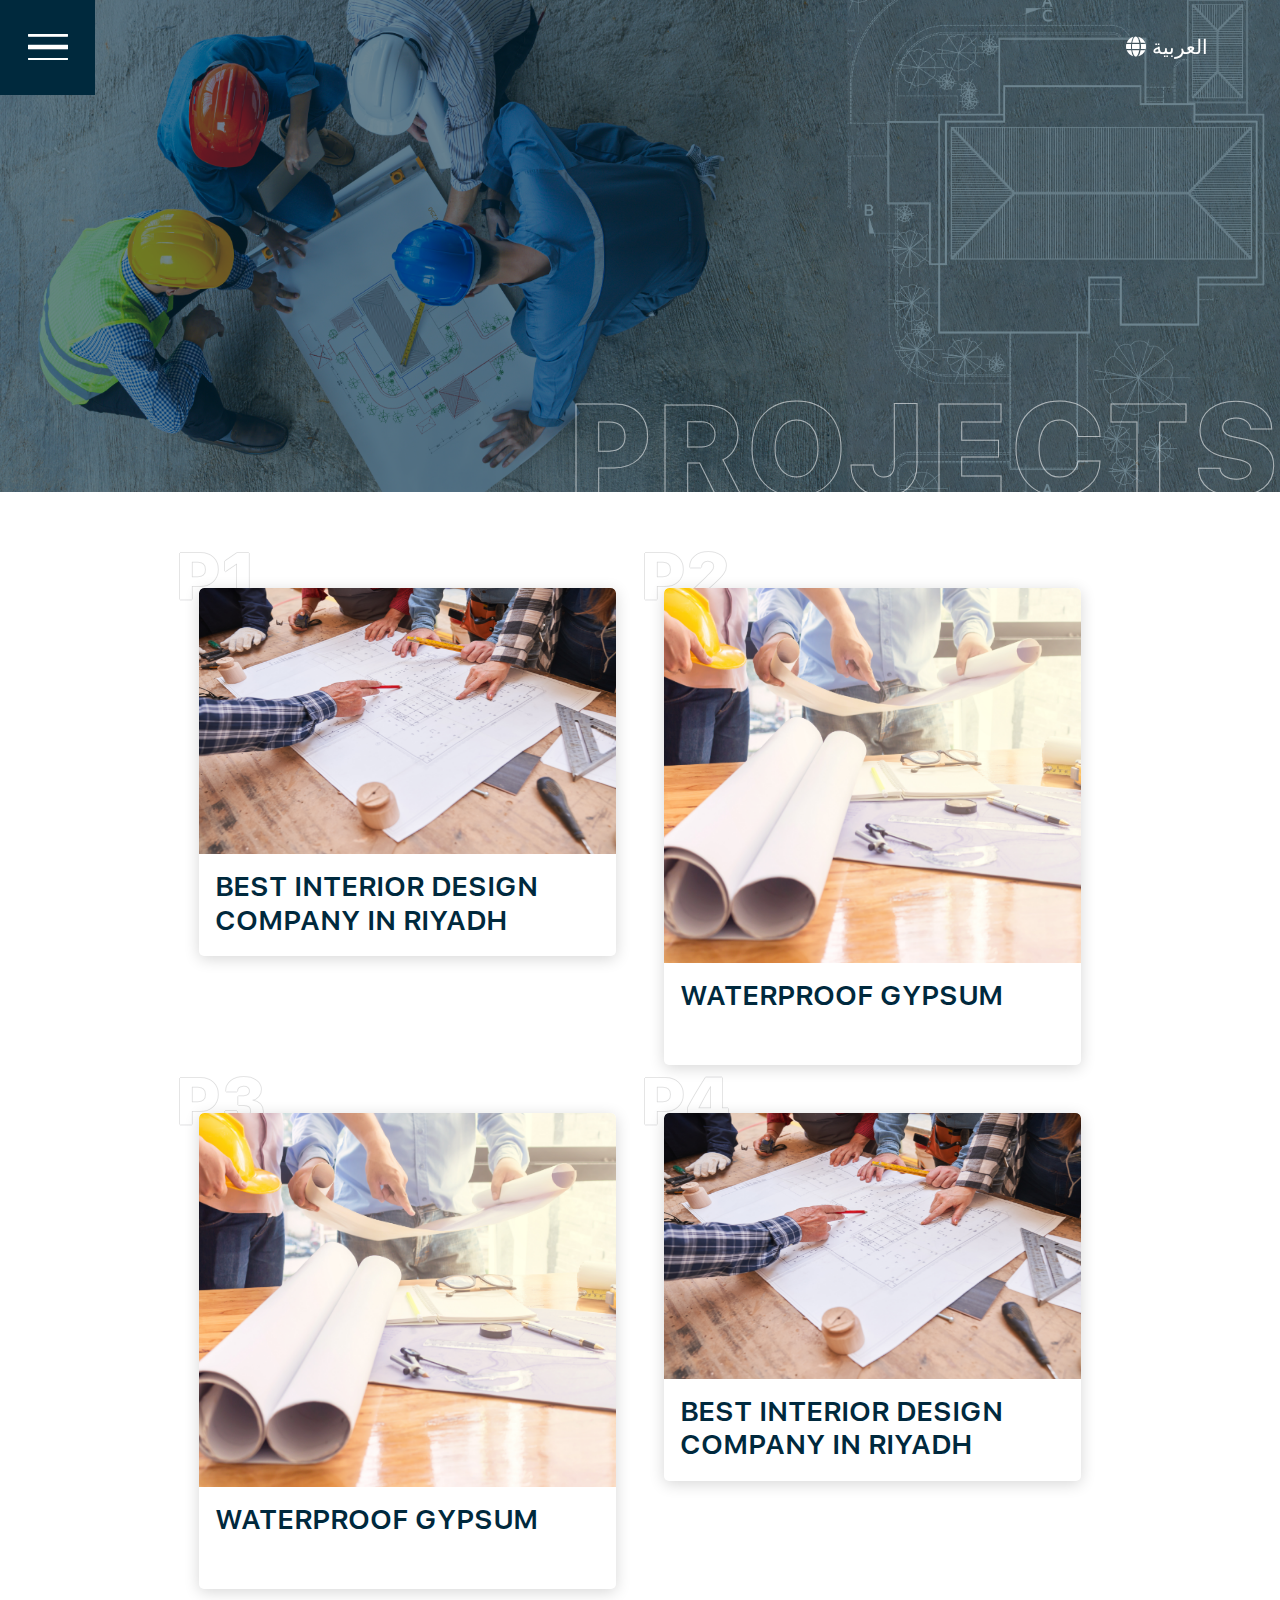
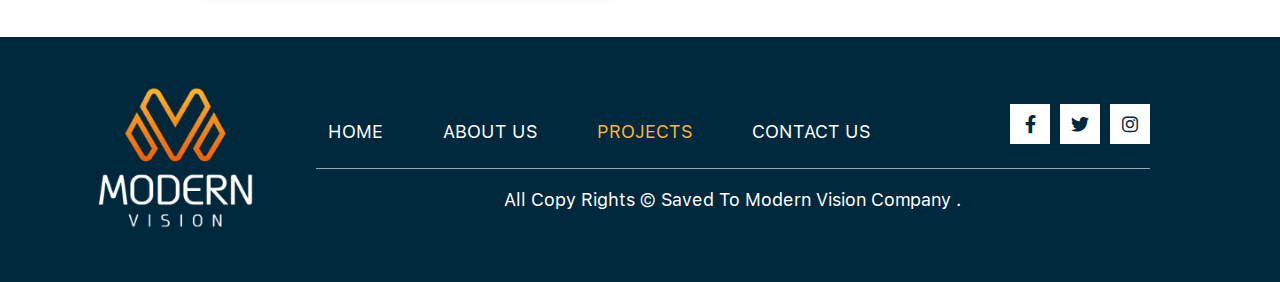
<file: Projects.html>
<!DOCTYPE html>
<html lang="en" dir="ltr">
    <head>
        <meta charset="UTF-8">
        <meta http-equiv="X-UA-Compatible" content="IE=edge">
        <meta name="viewport" content="width=device-width, initial-scale=1.0">
        <title>modern-vision</title>
        <meta name="description" content="modern-vision">
        <meta name="keywords" content="modern-vision">
        <meta name="robots" content="index, follow" />
        <meta property="og:title" content="modern-vision"/>
        <meta property="og:type" content="Website"/>
        <meta property="og:url" content="" />
        <meta property="og:image" content="assets/img/logo.png"/>
        <link href="assets/img/logo.png"  rel="shortcut icon"/>
        <!-- Bootstrap CSS -->
        <link href="assets/css/bootstrap.min.css" rel="stylesheet">
        <link rel="stylesheet" href="assets/css/owl.carousel.min.css">
        <link rel="stylesheet" href="assets/css/owl.theme.default.min.css">
        <!--link-font-awsome-->
        <link  href="assets/font-awesome/css/all.css" rel="stylesheet">
        <!--stlye-css-->
        <link  href="assets/css/style.css" rel="stylesheet">
        <link href="assets/css/style-rtl.css" rel="stylesheet"/>
        <link href="assets/css/style-ltr.css" rel="stylesheet"/>
    </head>
<body>
     <!--nav-->
     <nav class="navbar navber-index navbar-fixed-top fixed-top p-0">
    <div class="container-fluid px-0 align-items-center">
        <div class="d-flex flex-wrap align-items-start content-nav-left">
            <button class="navbar-toggler" type="button" data-bs-toggle="offcanvas" data-bs-target="#offcanvasNavbar" aria-controls="offcanvasNavbar">
                <span class="navbar-toggler-icon"></span>
            </button>
        </div>
        <a href="" class="link-ar  mx-md-5 px-md-4 mx-3">
            <i class="fa-solid fa-globe"></i>
            العربية
        </a>
      <div class="offcanvas offcanvas-end" tabindex="-1" id="offcanvasNavbar" aria-labelledby="offcanvasNavbarLabel">
        <div class="offcanvas-header p-0">
          <button type="button" class="btn-close" data-bs-dismiss="offcanvas" aria-label="Close"></button>

          <h5 class="offcanvas-title" id="offcanvasNavbarLabel">
            <a href="" class="link-ar-close mx-md-5 px-md-4">
                <i class="fa-solid fa-globe"></i>
                العربية
            </a>
          </h5>
        </div>
        <div class="offcanvas-body mt-5">
            <div class="row justify-content-center">
                <div class="col-md-4">
                    <ul class="navbar-nav navbar-index-nav text-center flex-grow-1 pe-3">
                        <li class="nav-item">
                          <a class="nav-link active"  aria-current="page" href="index.html">Home</a>
                        </li>
                        <li class="nav-item">
                          <a class="nav-link" href="about-us.html">About Us</a>
                        </li>
                        <li class="nav-item">
                            <a class="nav-link" href="Projects.html"> Projects</a>
                        </li>
                        <li class="nav-item">
                            <a class="nav-link" href="services.html">Services</a>
                        </li>
                        <li class="nav-item">
                            <a class="nav-link" href="blog.html">BLOG</a>
                        </li>
                        
                        <li class="nav-item">
                            <a class="nav-link" href="content-us.html">CONTACT US</a>
                        </li>
                         
                    </ul>
                </div>
                <div class="col-md-4 text-center">
                    <div class="d-grid align-items-end h-100">
                        <a href="index.html">
                            <img class="img-index-convas" src="./assets/img/logo.png" alt="logo">

                        </a>
                        <div class="mt-5 from-compoent-social px-0">
                            <h6 class="title-follow">FOLLOW US</h6>
                            <ul class="mt-3 d-flex justify-content-center">
                                <li>      
                                     <a class="fab fab fa-facebook-f" href="" target="_blank"></a>
                                </li>
                                <li>
                                    <a class="fab fa-twitter" href="" target="_blank"></a>

                                </li>
                                <li>
                                    <a class="fab fa-instagram" href="" target="_blank"></a>

                                </li>
                            </ul>
                        </div>
                    </div>
                   
                </div>
            </div>
       
        </div>
      </div>
    </div>
     </nav>
     <!--end-nav-->
    <!--start-header-->
    <header>
        <div class="component-header-us">
            <img src="./assets/img/project.png" alt="project">
            <h5 class="title-hader-p">PROJECTS</h5>
        </div>
    </header>
    <!--end-header-->
    <!--start-project-->
    <section class="component-blog component-project pt-5 pb-5 mt-5">
       <div class="container">
        <div class="col-lg-10 col-md-12 mx-auto">
           <div class="row row-cols-lg-2 row-cols-md-2 row-cols-1 row-project-project g-5 mx-0">
            <div class="col">
                <div class="card-component-project">
                    <!--7-11-2022-->
                    <h6 class="img-p img-title">
                        p1
                      </h6>
                      <!--7-11-2022-->
                    <div class="card  card-project">
                        <a href="definition-projects.html">
                           <img class="card-img-blog"src="./assets/img/services-item.png" alt="project-1" >
                            <div class="card-body">
                                <h6>BEST INTERIOR DESIGN COMPANY IN RIYADH</h6>
                                <p>The first question that comes to the mind of any customer is that he is looking for the best decoration company in Saudi Arabia, and this is what will help you</p>
                            </div>
                        </a>
                    </div>
                </div>
            </div>
            <!---->
            <div class="col">
                <div class="card-component-project">
                    <!--7-11-2022-->
                    <h6 class="img-p img-title">
                        p2
                    </h6>
                    <!--7-11-2022-->
                    <div class="card  card-project">
                        <a href="definition-projects.html">
                            <img class="card-img-blog"src="./assets/img/project-2.png" alt="project-2">
                            <div class="card-body">
                                <h6>WATERPROOF GYPSUM</h6>
                                <p>Waterproof gypsum is a new term for some after the emergence of the latest trends of waterproof gypsum in decorations and many questions come to everyone's mind,</p>
                            </div>
                         </a>
                    </div>
                </div>
             
            </div>
            <!---->
            <!---->
            <div class="col">
                <div class="card-component-project">
                    <!--7-11-2022-->
                    <h6 class="img-p img-title">
                        p3
                    </h6>
                    <div class="card  card-project">
                        <a href="definition-projects.html">
                             <img class="card-img-blog"src="./assets/img/project-2.png" alt="project-3">
                             <div class="card-body">
                                <h6>WATERPROOF GYPSUM</h6>
                                <p>Waterproof gypsum is a new term for some after the emergence of the latest trends of waterproof gypsum in decorations and many questions come to everyone's mind,</p>
                             </div>
                         </a>
                       </div>
                </div>
              
             </div>
             <!---->
             <div class="col">
                <div class="card-component-project">
                    <!--7-11-2022-->
                    <h6 class="img-p img-title">
                      p4
                    </h6>
                    <!--end-7-11-2022-->
                    <div class="card  card-project">
                        <a href="definition-projects.html">
                          <img class="card-img-blog"src="./assets/img/services-item.png" alt="project-3" >
                            <div class="card-body">
                            <h6>BEST INTERIOR DESIGN COMPANY IN RIYADH</h6>
                            <p>The first question that comes to the mind of any customer is that he is looking for the best decoration company in Saudi Arabia, and this is what will help you</p>
                            </div>
                        </a>
                      </div>
                </div>
             </div>
           </div>
        </div>
       </div>
    </section>
    <!--end-project-->
  

    <!--start--footer-->
    <footer class="component-footer pt-5 pb-5">
        <div class="container">
            <div class="row justify-content-center mx-0 align-items-center">
                <!--img-div-->
                <div class="col-md-2 col-sm-6 d-flex justify-content-center">
                    <img class="img-logo-footer"src="./assets/img/logo-fotr.png" alt="logo">
                </div>
                <!--link-footer-->
                <div class="col-md-10">
                    <div class="px-md-5">
                        <div class="row col-link-social-page align-items-center justify-content-center pb-2">
                            <!--link-footer-project-->
                            <div class="compoent-link-footer col-md-12 col-lg-9">
                                <ul class="nav nav-pills nav-fill">
                                    <li  class="nav-item">                            
                                        <a class="nav-linke" href="index.html">hOME</a>
                                    </li>
                                    <li  class="nav-item">
                                        <a class="nav-linke" href="about-us.html">About Us</a>
    
                                    </li>
                                    <li  class="nav-item">
                                        <a class="nav-linke" href="Projects.html"> Projects</a>
    
                                    </li>
                                    <li  class="nav-item">
                                        <a class="nav-linke" href="content-us.html">CONTACT US</a>
    
                                    </li>
                                  </ul>
                               
                            
                             </div>
                             <!--Social-Media-->
                            <div class="col-lg-3 col-md-5 compoent-social px-0">
                                <ul class="d-flex justify-content-end">
                                    <li>      
                                         <a class="fab fab fa-facebook-f" href="" target="_blank"></a>
                                    </li>
                                    <li>
                                        <a class="fab fa-twitter" href="" target="_blank"></a>
    
                                    </li>
                                    <li>
                                        <a class="fab fa-instagram" href="" target="_blank"></a>
    
                                    </li>
                                </ul>
                            </div>
                            <!--end-Social-Media-->
                        </div>
                        <!--start-copyright-->
                        <div class="component-copyright text-center pt-3">
                            all Copy <a href="https://rightclick.com.sa/">Rights</a> © Saved To Modern Vision Company .
                        </div>
                        <!--end-copyright-->
                    </div>
                </div>
            </div>
        </div>
     </footer>
    <!--end-footer-->
    <!-- Required JS Files -->
    <script src="assets/js/jquery.js"></script>
    <script src="assets/js/owl.carousel.min.js"></script>
    <script src="assets/js/bootstrap.bundle.min.js"></script>
    <script src="assets/js/form.js"></script>
</body>
</html>
</file>
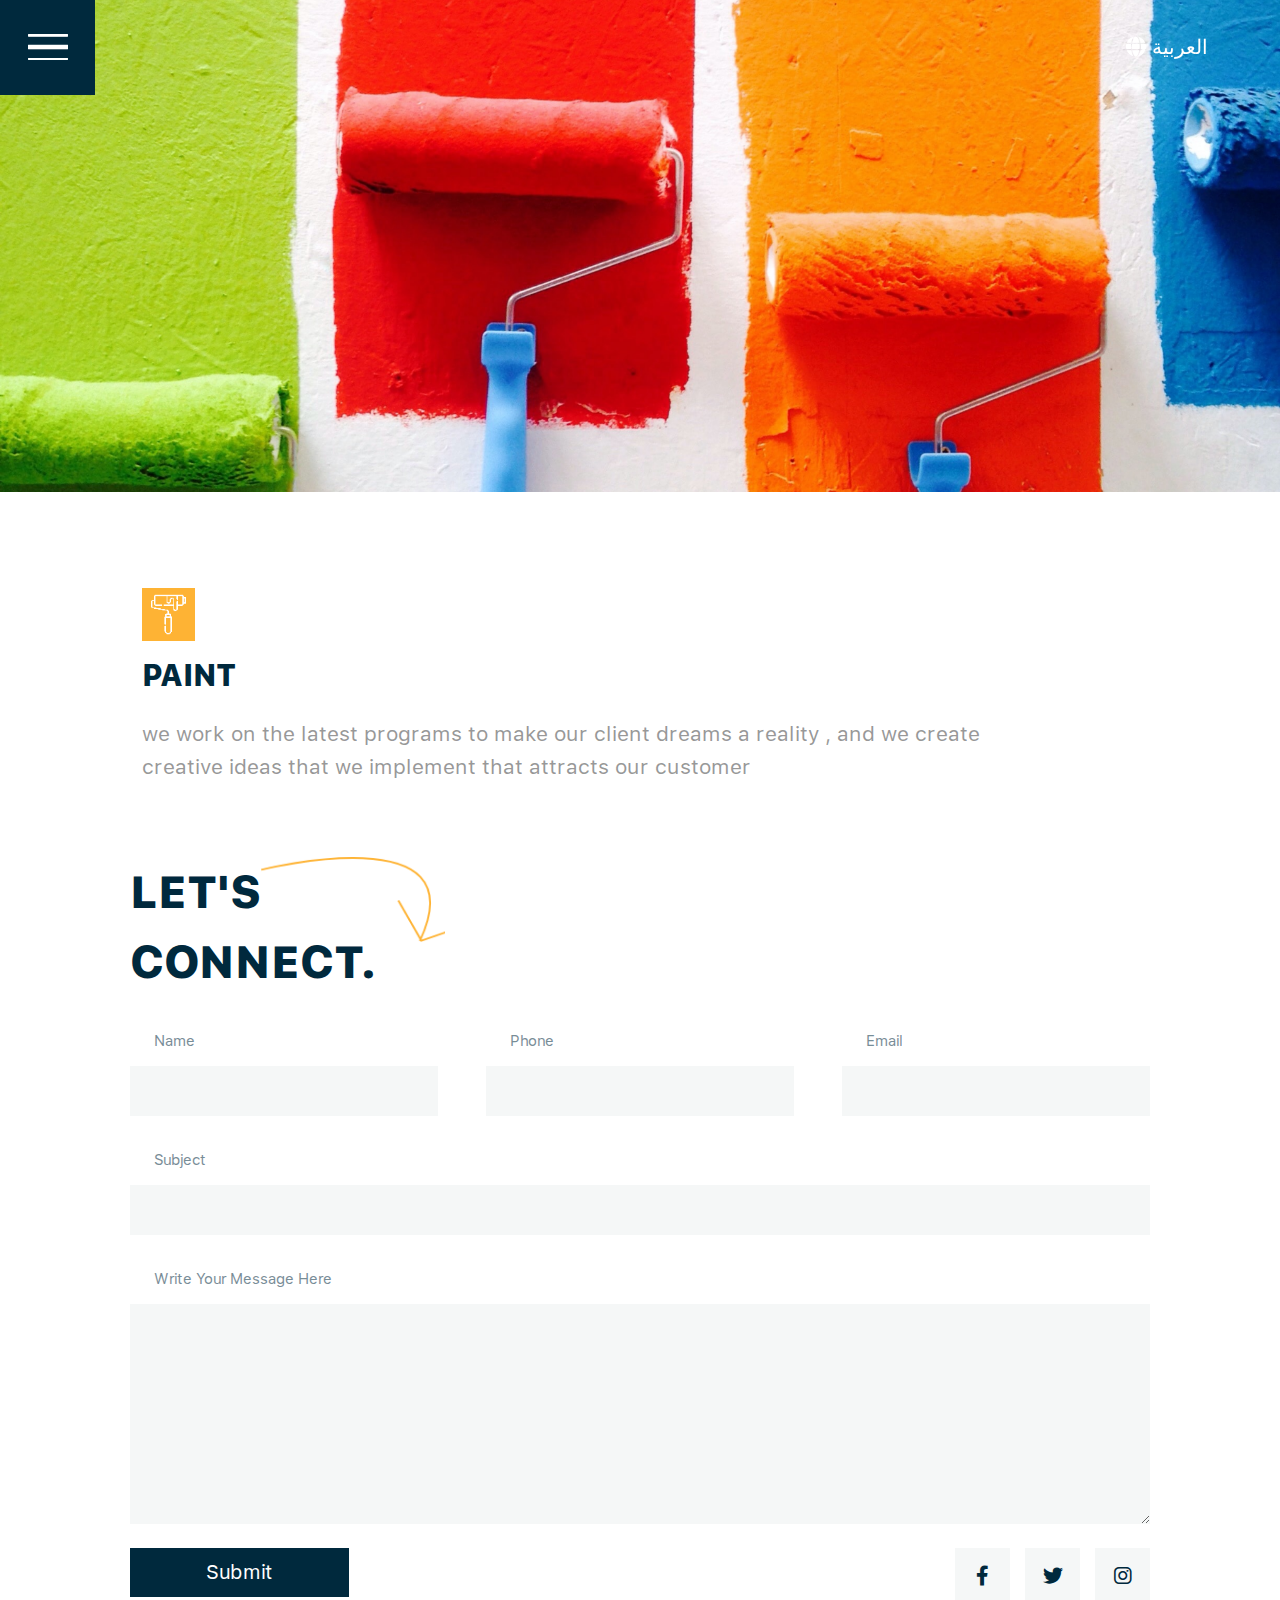
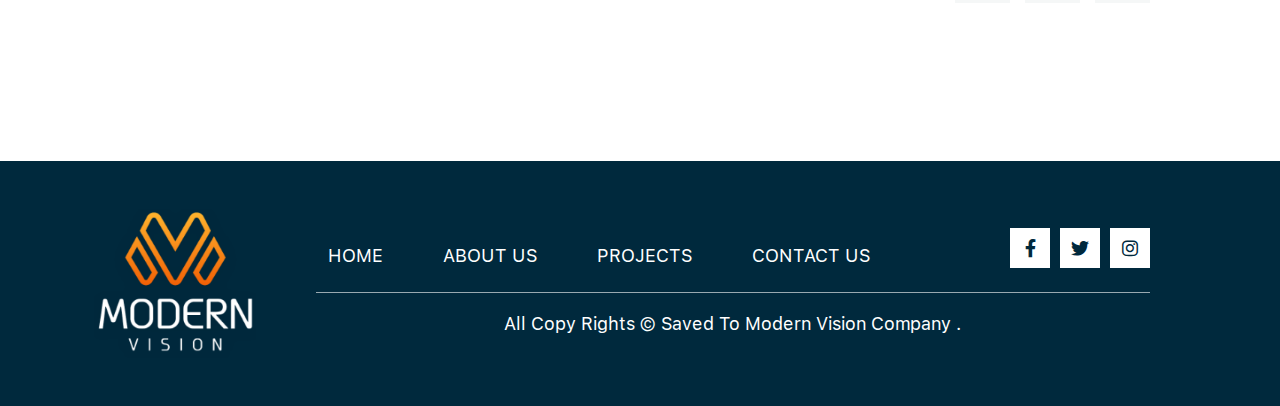
<file: services-defintion.html>
<!DOCTYPE html>
<html lang="en" dir="ltr">
  <head>
    <meta charset="UTF-8">
    <meta http-equiv="X-UA-Compatible" content="IE=edge">
    <meta name="viewport" content="width=device-width, initial-scale=1.0">
    <title>modern-vision</title>
    <meta name="description" content="modern-vision">
    <meta name="keywords" content="modern-vision">
    <meta name="robots" content="index, follow" />
    <meta property="og:title" content="modern-vision"/>
    <meta property="og:type" content="Website"/>
    <meta property="og:url" content="" />
    <meta property="og:image" content="assets/img/logo.png"/>
    <link href="assets/img/logo.png"  rel="shortcut icon"/>
    <!-- Bootstrap CSS -->
    <link href="assets/css/bootstrap.min.css" rel="stylesheet">
    <link rel="stylesheet" href="assets/css/owl.carousel.min.css">
    <link rel="stylesheet" href="assets/css/owl.theme.default.min.css">
    <!--link-font-awsome-->
    <link  href="assets/font-awesome/css/all.css" rel="stylesheet">
    <!--stlye-css-->
    <link  href="assets/css/style.css" rel="stylesheet">
    <link href="assets/css/style-rtl.css" rel="stylesheet"/>
    <link href="assets/css/style-ltr.css" rel="stylesheet"/>
  </head>
<body>
     <!--nav-->
     <nav class="navbar navber-index navbar-fixed-top fixed-top p-0">
          <div class="container-fluid px-0 align-items-center">
              <div class="d-flex flex-wrap align-items-start content-nav-left">
                  <button class="navbar-toggler" type="button" data-bs-toggle="offcanvas" data-bs-target="#offcanvasNavbar" aria-controls="offcanvasNavbar">
                      <span class="navbar-toggler-icon"></span>
                  </button>
              </div>
              <a href="" class="link-ar  mx-md-5 px-md-4 mx-3">
                  <i class="fa-solid fa-globe"></i>
                  العربية
              </a>
            <div class="offcanvas offcanvas-end" tabindex="-1" id="offcanvasNavbar" aria-labelledby="offcanvasNavbarLabel">
              <div class="offcanvas-header p-0">
                <button type="button" class="btn-close" data-bs-dismiss="offcanvas" aria-label="Close"></button>
  
                <h5 class="offcanvas-title" id="offcanvasNavbarLabel">
                  <a href="" class="link-ar-close mx-md-5 px-md-4">
                      <i class="fa-solid fa-globe"></i>
                      العربية
                  </a>
                </h5>
              </div>
              <div class="offcanvas-body mt-5">
                  <div class="row justify-content-center">
                      <div class="col-md-4">
                          <ul class="navbar-nav navbar-index-nav text-center flex-grow-1 pe-3">
                              <li class="nav-item">
                                <a class="nav-link active"  aria-current="page" href="index.html">Home</a>
                              </li>
                              <li class="nav-item">
                                <a class="nav-link" href="about-us.html">About Us</a>
                              </li>
                              <li class="nav-item">
                                  <a class="nav-link" href="Projects.html"> Projects</a>
                              </li>
                              <li class="nav-item">
                                  <a class="nav-link" href="services.html">Services</a>
                              </li>
                              <li class="nav-item">
                                  <a class="nav-link" href="blog.html">BLOG</a>
                              </li>
                              
                              <li class="nav-item">
                                  <a class="nav-link" href="content-us.html">CONTACT US</a>
                              </li>
                               
                          </ul>
                      </div>
                      <div class="col-md-4 text-center">
                          <div class="d-grid align-items-end h-100">
                              <a href="index.html">
                                  <img class="img-index-convas" src="./assets/img/logo.png" alt="logo">
      
                              </a>
                              <div class="mt-5 from-compoent-social px-0">
                                  <h6 class="title-follow">FOLLOW US</h6>
                                  <ul class="mt-3 d-flex justify-content-center">
                                      <li>      
                                           <a class="fab fab fa-facebook-f" href="" target="_blank"></a>
                                      </li>
                                      <li>
                                          <a class="fab fa-twitter" href="" target="_blank"></a>
      
                                      </li>
                                      <li>
                                          <a class="fab fa-instagram" href="" target="_blank"></a>
      
                                      </li>
                                  </ul>
                              </div>
                          </div>
                         
                      </div>
                  </div>
             
              </div>
            </div>
          </div>
        </nav>
      <!--end-nav-->
      <!--start-header-->
      <header>
          <div class="component-header-us">
              <img src="./assets/img/serves-defintion.png" alt="services">  
            </div>
      </header>
      <!--end-header-->
      <!--start-Services-->
      <section class="component-services pt-5 pb-5 mt-5">
          <div class="container px-md-5">
               <div class="card row-card-services mb-5 pb-5">
                    <div class="row g-5 mx-0">
                        
                        <div class="col-md-11">
                            <div class="card-body p-0">
                              <img src="./assets/img/paint.png" alt="paint">
                              <h5 class="card-title">paint</h5>
                              <p class="card-text col-md-12">we work on the latest programs to make our client dreams a reality , and we create creative ideas that we implement that attracts our customer</p>
                              
                            </div>
                       </div>
                     
                    </div>
               </div>
               <!--content-us-->
                    <section class="mt-5 pt-5">
                         <div class="row mx-0 row-content-map-form pt-4">
                              <h6 class="title-content"><span>LET'S</span> CONNECT.</h6>
          
                              <div class="mt-4">
                              <form class="form-content row g-4  gx-md-5 needs-validation justify-content-center" novalidate="" action="form-thank.html">
                                   <div class="col-md-4 mb-2">
                                   <label class="label-from mb-3 mx-4">Name</label>
                                   <input type="text" class="form-control form-control-lg" id="validationCustom01" placeholder="" required="">
                                   <div class="valid-feedback">
                                        Looks good!
                                   </div>
                                   <div class="invalid-feedback">
                                        Please provide a valid name.
                                   </div>
                                   </div>
                                   <div class="col-md-4 mb-2">
                                        <label class="label-from mb-3 mx-4">Phone</label>

                                        <input type="text" placeholder="" class="form-control form-control-lg" id="validationCustom05" required="">
                                        <div class="invalid-feedback">
                                        Please provide a valid phone.
                                        </div>
                                   </div>
                                   <div class="col-md-4 mb-2">
                                        <label class="label-from mb-3 mx-4">Email</label>

                                        <input type="email" class="form-control form-control-lg" placeholder=" " id="validationemail" required="">
                                        <div class="invalid-feedback">
                                             Please provide a valid Email.
                                        </div>
                                   </div>
                                   <div class="col-md-12 mb-2">
                                        <label class="label-from mb-3 mx-4">Subject</label>

                                        <input type="text" class="form-control form-control-lg" placeholder=" " id="validationemail" required="">
                                        <div class="invalid-feedback">
                                             Please provide a valid Subject.
                                        </div>
                                   </div>
                                
                                   
                                   <div class="col-md-12">
                                        <label class="label-from mb-3 mx-4">Write your message here</label>

                                   <textarea rows="6" placeholder="" class="form-control form-control-lg" id="validationTextarea" required=""></textarea>
                                   <div class="invalid-feedback">
                                        Please enter a message in the textarea.
                                   </div>
               
                                   </div>
                                   <div class="col-md-3">
                                        <button class="btn btn-lg   btn-submit" type="submit">Submit </button>
                                   </div>
                                   <div class="col-md-9 from-compoent-social">
                                        <ul class="d-flex justify-content-end">
                                             <li>      
                                                  <a class="fab fab fa-facebook-f" href="" target="_blank"></a>
                                             </li>
                                             <li>
                                                  <a class="fab fa-twitter" href="" target="_blank"></a>
          
                                             </li>
                                             <li>
                                                  <a class="fab fa-instagram" href="" target="_blank"></a>
          
                                             </li>
                                        </ul>
                                   </div>
                              </form>
               
                              </div>
                         
                         </div>
                    </section>
               <!--end-content-us-->
          </div>
          
      </section>

      <!--end-services-->
    <!--start--footer-->
    <footer class="component-footer pt-5 pb-5">
     <div class="container">
         <div class="row justify-content-center mx-0 align-items-center">
             <!--img-div-->
             <div class="col-md-2 col-sm-6 d-flex justify-content-center">
                 <img class="img-logo-footer"src="./assets/img/logo-fotr.png" alt="logo">
             </div>
             <!--link-footer-->
             <div class="col-md-10">
                 <div class="px-md-5">
                     <div class="row col-link-social-page align-items-center justify-content-center pb-2">
                         <!--link-footer-project-->
                         <div class="compoent-link-footer col-md-12 col-lg-9">
                             <ul class="nav nav-pills nav-fill">
                                 <li  class="nav-item">                            
                                     <a class="nav-linke" href="index.html">hOME</a>
                                 </li>
                                 <li  class="nav-item">
                                     <a class="nav-linke" href="about-us.html">About Us</a>
 
                                 </li>
                                 <li  class="nav-item">
                                     <a class="nav-linke" href="Projects.html"> Projects</a>
 
                                 </li>
                                 <li  class="nav-item">
                                     <a class="nav-linke" href="content-us.html">CONTACT US</a>
 
                                 </li>
                               </ul>
                            
                         
                          </div>
                          <!--Social-Media-->
                         <div class="col-lg-3 col-md-5 compoent-social px-0">
                             <ul class="d-flex justify-content-end">
                                 <li>      
                                      <a class="fab fab fa-facebook-f" href="" target="_blank"></a>
                                 </li>
                                 <li>
                                     <a class="fab fa-twitter" href="" target="_blank"></a>
 
                                 </li>
                                 <li>
                                     <a class="fab fa-instagram" href="" target="_blank"></a>
 
                                 </li>
                             </ul>
                         </div>
                         <!--end-Social-Media-->
                     </div>
                     <!--start-copyright-->
                     <div class="component-copyright text-center pt-3">
                         all Copy <a href="https://rightclick.com.sa/">Rights</a> © Saved To Modern Vision Company .
                     </div>
                     <!--end-copyright-->
                 </div>
             </div>
         </div>
     </div>
    </footer>
   <!--end-footer-->
   <!-- Required JS Files -->
   <script src="assets/js/jquery.js"></script>
   <script src="assets/js/owl.carousel.min.js"></script>
   <script src="assets/js/bootstrap.bundle.min.js"></script>
   <script src="assets/js/form.js"></script>
</body>
</html>
</file>
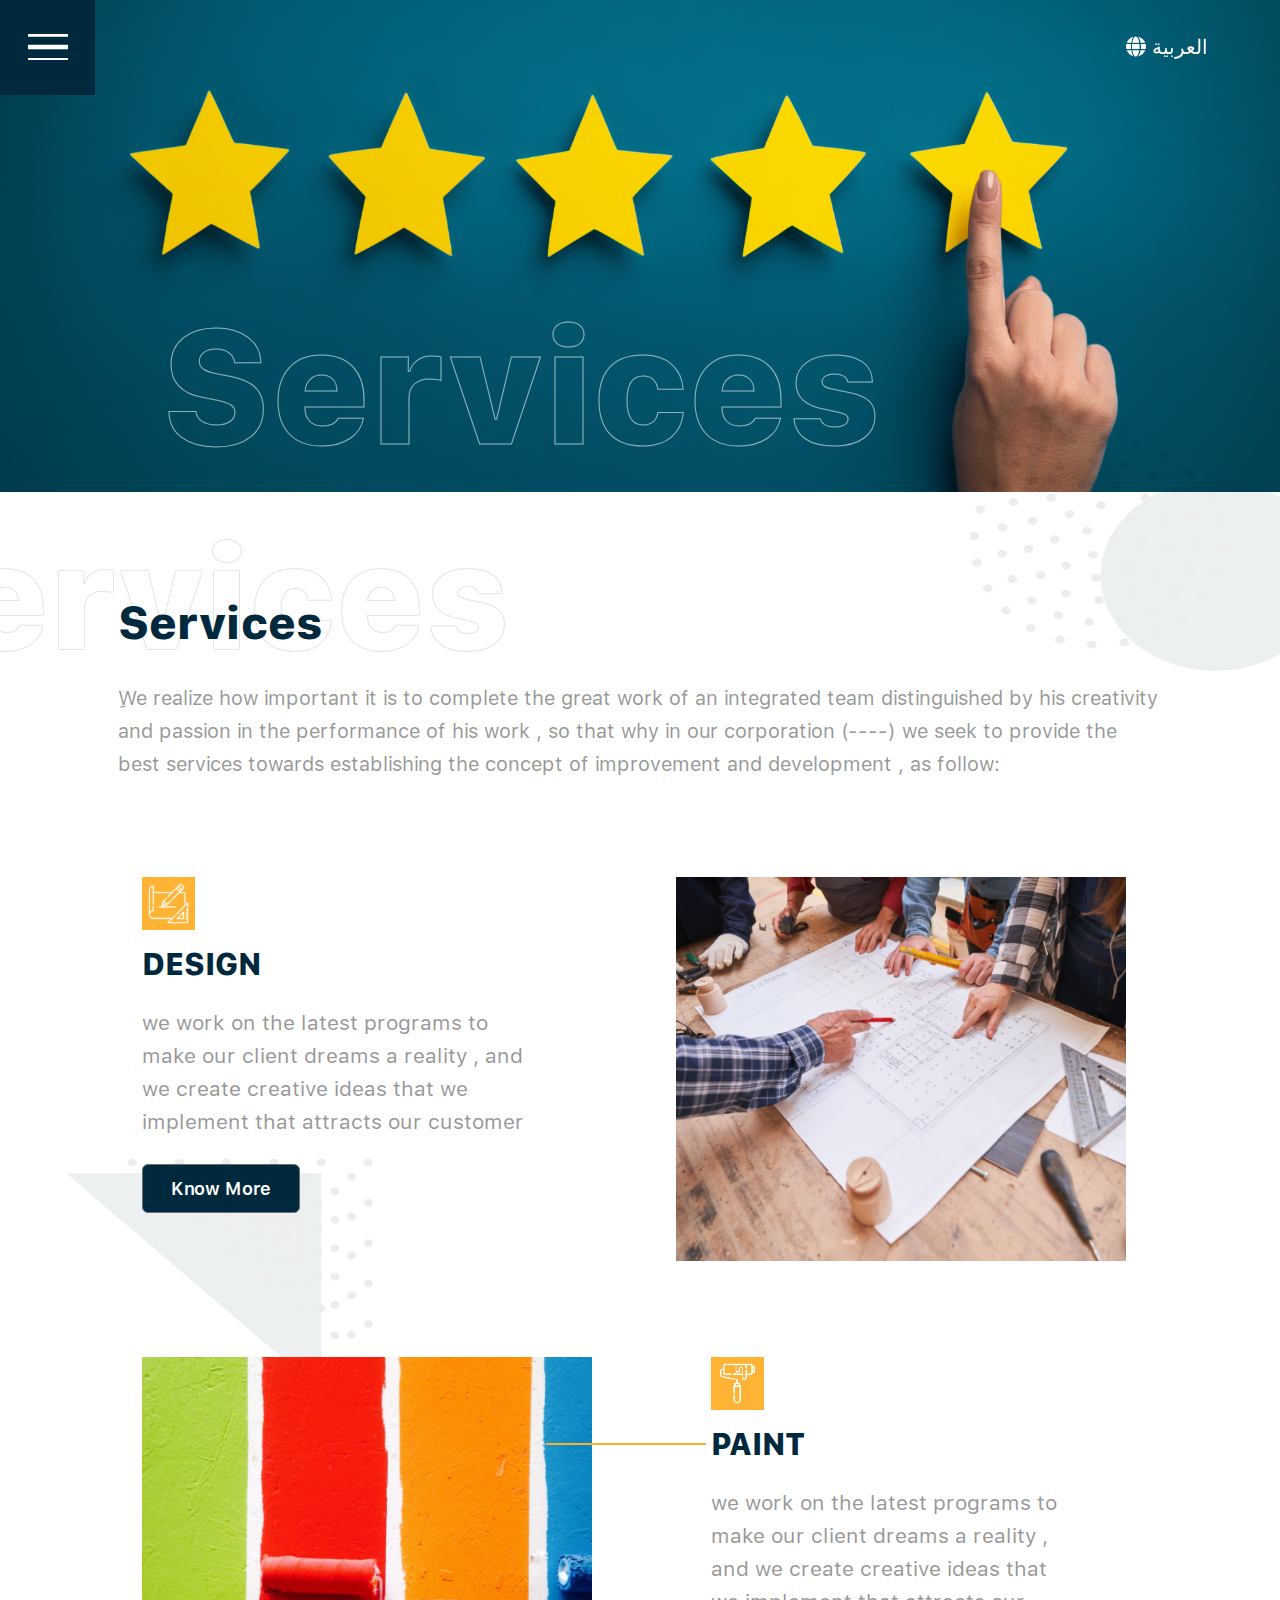
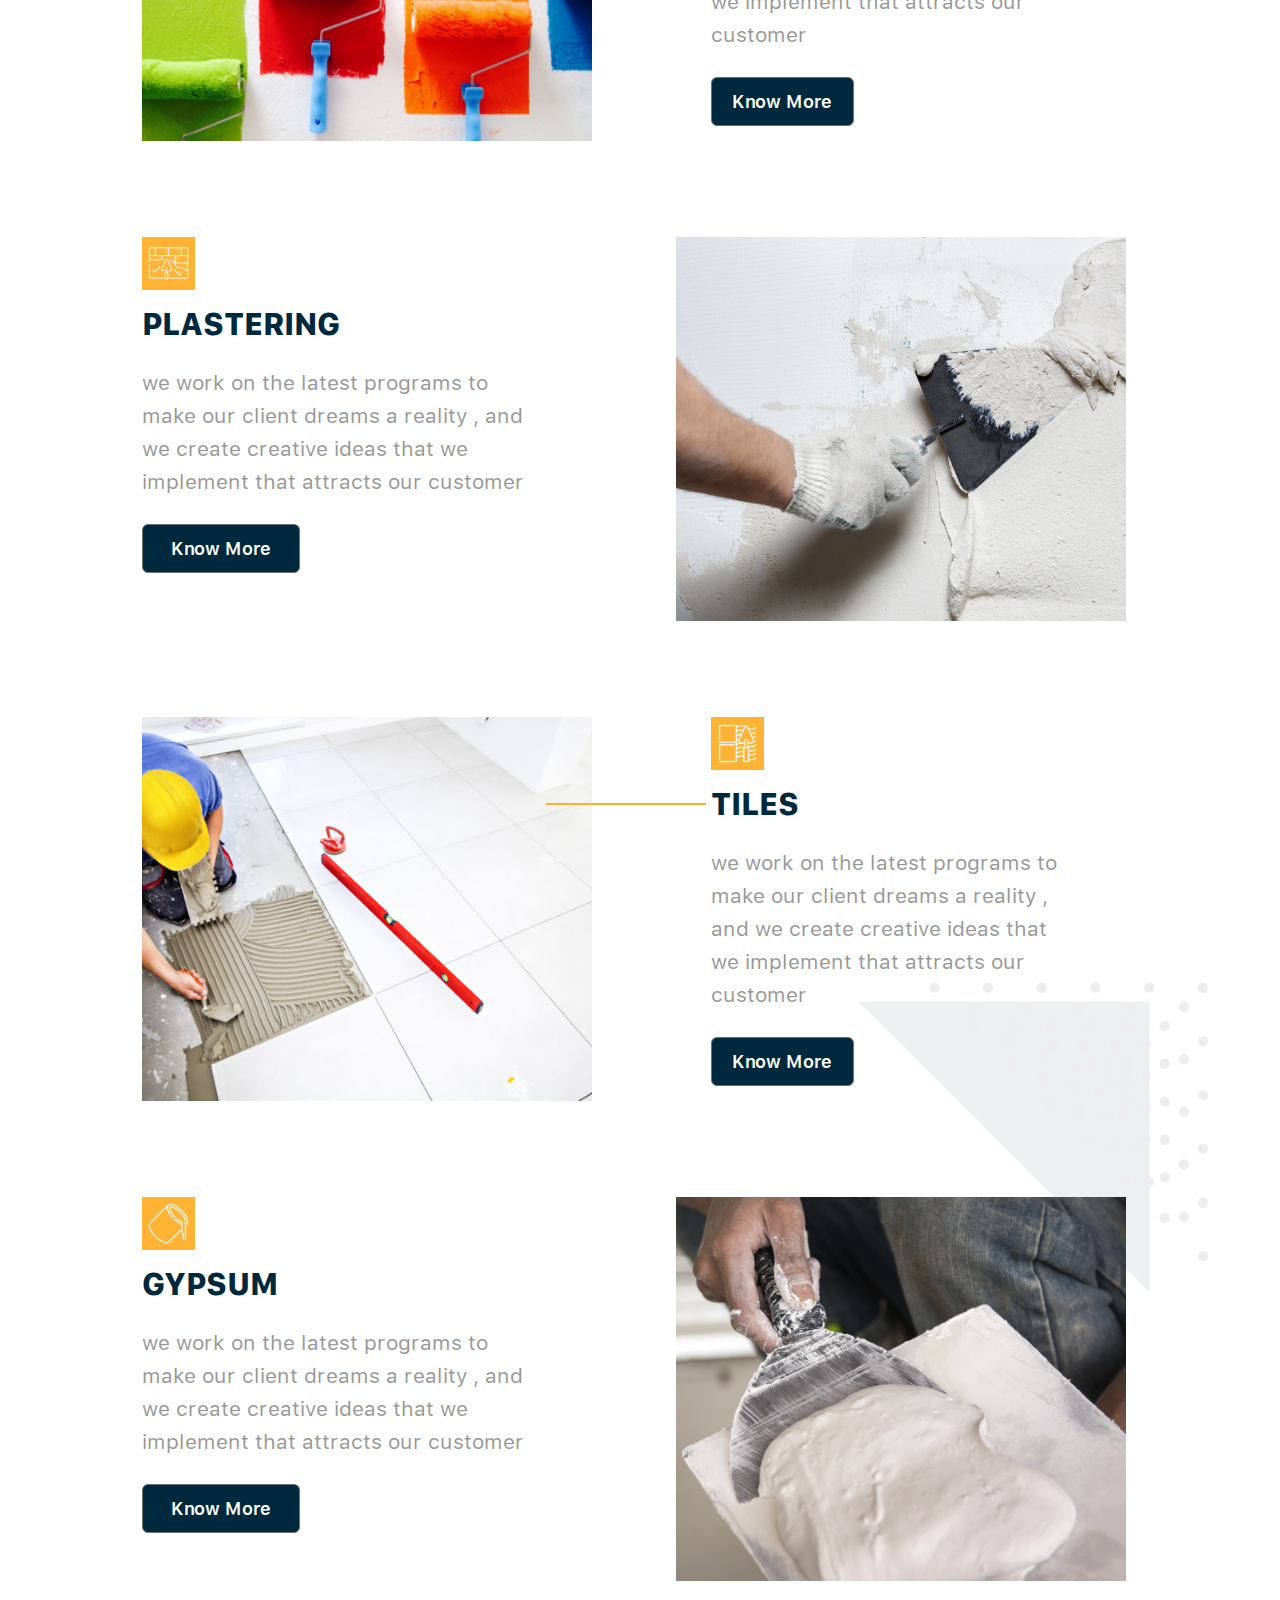
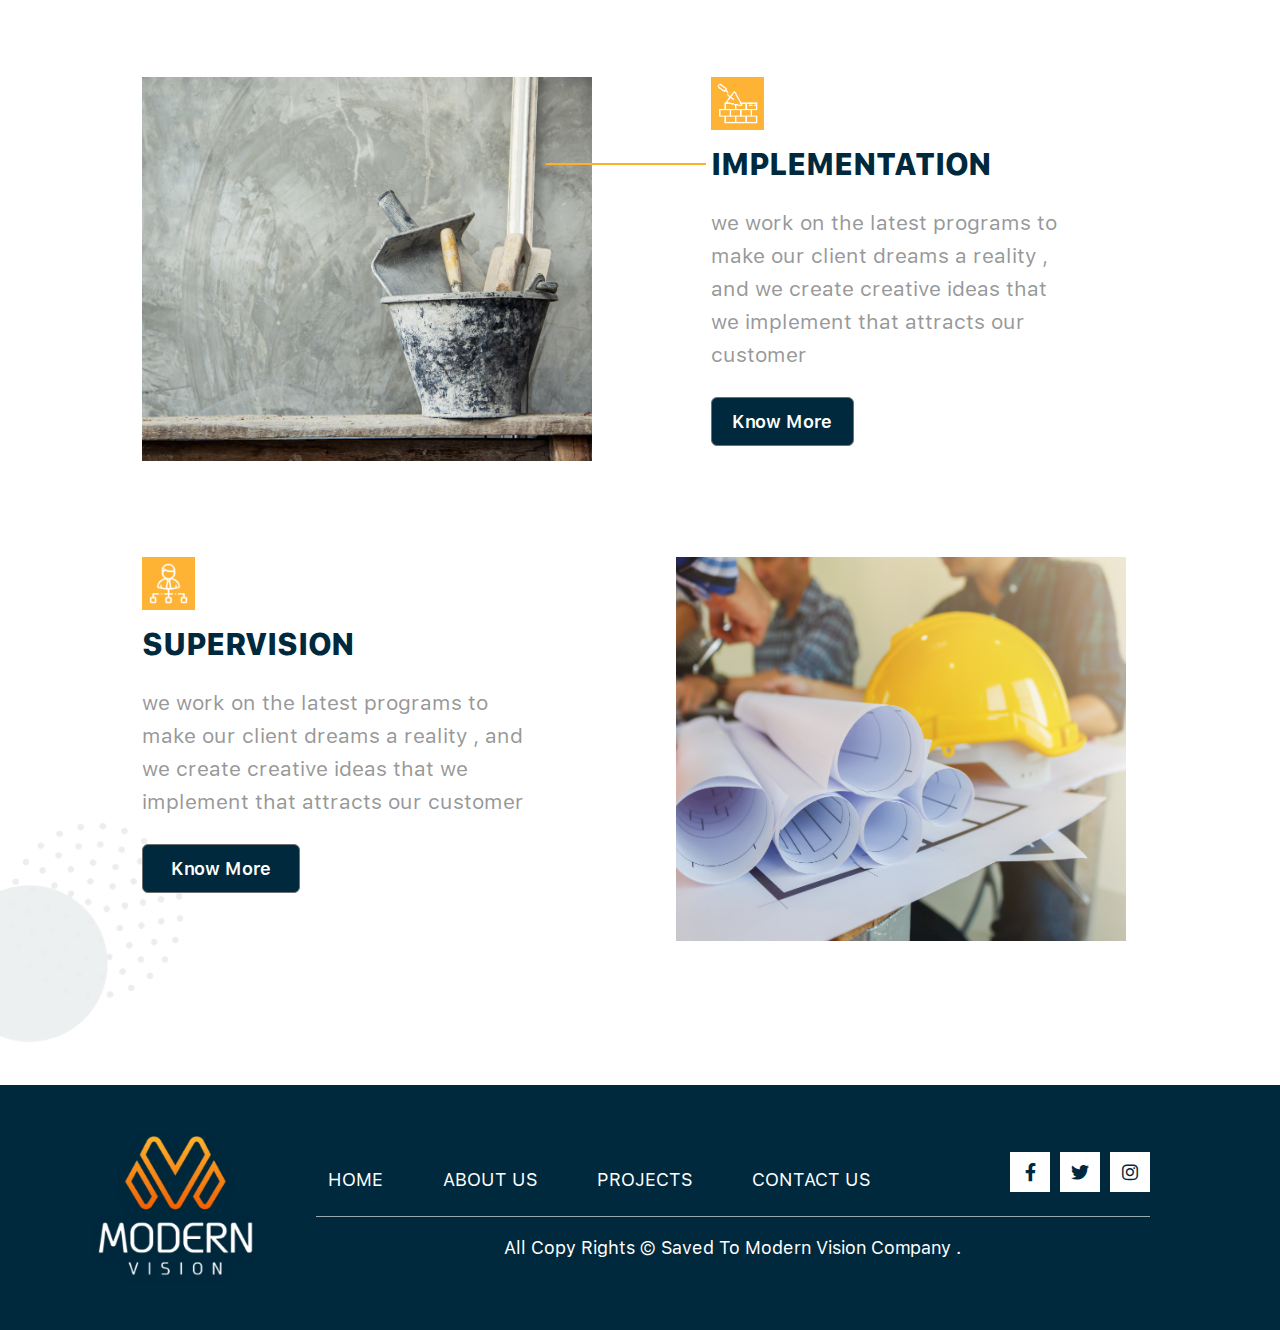
<file: services.html>
<!DOCTYPE html>
<html lang="en" dir="ltr">
  <head>
    <meta charset="UTF-8">
    <meta http-equiv="X-UA-Compatible" content="IE=edge">
    <meta name="viewport" content="width=device-width, initial-scale=1.0">
    <title>modern-vision</title>
    <meta name="description" content="modern-vision">
    <meta name="keywords" content="modern-vision">
    <meta name="robots" content="index, follow" />
    <meta property="og:title" content="modern-vision"/>
    <meta property="og:type" content="Website"/>
    <meta property="og:url" content="" />
    <meta property="og:image" content="assets/img/logo.png"/>
    <link href="assets/img/logo.png"  rel="shortcut icon"/>
    <!-- Bootstrap CSS -->
    <link href="assets/css/bootstrap.min.css" rel="stylesheet">
    <link rel="stylesheet" href="assets/css/owl.carousel.min.css">
    <link rel="stylesheet" href="assets/css/owl.theme.default.min.css">
    <!--link-font-awsome-->
    <link  href="assets/font-awesome/css/all.css" rel="stylesheet">
    <!--stlye-css-->
    <link  href="assets/css/style.css" rel="stylesheet">
    <link href="assets/css/style-rtl.css" rel="stylesheet"/>
    <link href="assets/css/style-ltr.css" rel="stylesheet"/>
  </head>
<body>
      <!--nav-->
      <nav class="navbar navber-index navbar-fixed-top fixed-top p-0">
        <div class="container-fluid px-0 align-items-center">
            <div class="d-flex flex-wrap align-items-start content-nav-left">
                <button class="navbar-toggler" type="button" data-bs-toggle="offcanvas" data-bs-target="#offcanvasNavbar" aria-controls="offcanvasNavbar">
                    <span class="navbar-toggler-icon"></span>
                </button>
            </div>
            <a href="" class="link-ar  mx-md-5 px-md-4 mx-3">
                <i class="fa-solid fa-globe"></i>
                العربية
            </a>
          <div class="offcanvas offcanvas-end" tabindex="-1" id="offcanvasNavbar" aria-labelledby="offcanvasNavbarLabel">
            <div class="offcanvas-header p-0">
              <button type="button" class="btn-close" data-bs-dismiss="offcanvas" aria-label="Close"></button>

              <h5 class="offcanvas-title" id="offcanvasNavbarLabel">
                <a href="" class="link-ar-close mx-md-5 px-md-4">
                    <i class="fa-solid fa-globe"></i>
                    العربية
                </a>
              </h5>
            </div>
            <div class="offcanvas-body mt-5">
                <div class="row justify-content-center">
                    <div class="col-md-4">
                        <ul class="navbar-nav navbar-index-nav text-center flex-grow-1 pe-3">
                            <li class="nav-item">
                              <a class="nav-link active"  aria-current="page" href="index.html">Home</a>
                            </li>
                            <li class="nav-item">
                              <a class="nav-link" href="about-us.html">About Us</a>
                            </li>
                            <li class="nav-item">
                                <a class="nav-link" href="Projects.html"> Projects</a>
                            </li>
                            <li class="nav-item">
                                <a class="nav-link" href="services.html">Services</a>
                            </li>
                            <li class="nav-item">
                                <a class="nav-link" href="blog.html">BLOG</a>
                            </li>
                            
                            <li class="nav-item">
                                <a class="nav-link" href="content-us.html">CONTACT US</a>
                            </li>
                             
                        </ul>
                    </div>
                    <div class="col-md-4 text-center">
                        <div class="d-grid align-items-end h-100">
                            <a href="index.html">
                                <img class="img-index-convas" src="./assets/img/logo.png" alt="logo">
    
                            </a>
                            <div class="mt-5 from-compoent-social px-0">
                                <h6 class="title-follow">FOLLOW US</h6>
                                <ul class="mt-3 d-flex justify-content-center">
                                    <li>      
                                         <a class="fab fab fa-facebook-f" href="" target="_blank"></a>
                                    </li>
                                    <li>
                                        <a class="fab fa-twitter" href="" target="_blank"></a>
    
                                    </li>
                                    <li>
                                        <a class="fab fa-instagram" href="" target="_blank"></a>
    
                                    </li>
                                </ul>
                            </div>
                        </div>
                       
                    </div>
                </div>
           
            </div>
          </div>
        </div>
      </nav>
    <!--end-nav-->
    <!--start-header-->
    <header>
        <div class="component-header-us">
            <img src="./assets/img/services-pag.png" alt="services">
            <h5 class="title-hader-p title-serves-h">Services</h5>

          </div>
    </header>
    <!--end-header-->
    <!--start-Services-->
    <section class="component-services pt-5 pb-5 mt-5">
       <!--7-11-2022-->
        <h2 class="img-title pt-4">
          Services
        </h2>
       <!--end-7-11-2022-->
        <img class="compoent-img-sevices d-none d-md-block" src="./assets/img/services-item-index.png" alt="content">
        <div class="container px-md-5">
            <h6 class="title-content">
                Services
            </h6>
         <p class="p-about mt-4">ِWe realize how important it is to complete the great work of an integrated team distinguished by his creativity and passion in the performance of his work , so that why in our corporation (----) we seek to provide the best services towards establishing the concept of improvement and development , as follow:</p>
         <!--card-services-->
         <div class="component-services-card mt-5 pt-5">
            <!--item-->
            <div class="card row-card-services mb-5 pb-5">
              <div class="row g-5 mx-0">
              
                <div class="col-md-6 col-dete-services">
                  <div class="card-body p-0">
                    <img src="./assets/img/Design.png" alt="Design">
                    <h5 class="card-title">Design</h5>
                    <p class="card-text col-md-10">we work on the latest programs to make our client 
                      dreams a reality , and we create creative ideas that we implement that attracts
                       our customer
                    </p>
                    <a class="link-k-more col-lg-4 col-md-6 col-8" href="services-defintion.html">
                      <span>  Know More</span>
                      <img class="img-more"src="./assets/img/Iconly-Bold.png" alt="icon-bold">
                    </a>
                  </div>
                </div>
                <div class="col-img-services col-md-6 d-flex justify-content-end">
                  <img src="./assets/img/services-item.png" class="img-fluid-services" alt="Design">
                </div>
              </div>
              <img class="design-img-sevices d-none d-md-block" src="./assets/img/lader-shap.png" alt="content">

            </div>
            <!--end-item-->
            <!--item-paint-->
            <div class="card row-card-services mb-5 pb-5">
              <div class="row g-5 mx-0">
                  <div class="col-md-6 col-dete-services">
                  <div class="card-body p-0">
                  <img src="./assets/img/paint.png" alt="paint">
                  <h5 class="card-title">paint</h5>
                  <p class="card-text col-md-10">we work on the latest programs to make our client dreams a reality , and we create creative ideas that we implement that attracts our customer</p>
                  <a class="link-k-more col-lg-4 col-md-6 col-8" href="services-defintion.html">
                    <span>  Know More</span>
                    <img class="img-more"src="./assets/img/Iconly-Bold.png" alt="icon-bold">
                  </a>
                  </div>
                  </div>
                  <div class="col-img-services col-md-6 d-flex justify-content-end">
                      <img src="./assets/img/services-item-2.png" class="img-fluid-services" alt="paint">
                  </div>
                  
               
              </div>
            </div>
          <!--end-item-->
           <!--item-plastering-->
           <div class="card row-card-services mb-5 pb-5">
            <div class="row g-5 mx-0">
            
              <div class="col-dete-services col-md-6">
                <div class="card-body p-0">
                  <img src="./assets/img/plastering-2.png" alt="plastering">
                  <h5 class="card-title">plastering</h5>
                  <p class="card-text col-md-10">we work on the latest programs to make our 
                    client dreams a reality , and we create creative ideas that we implement 
                    that attracts our customer
                  </p>
                  <a class="link-k-more col-lg-4 col-md-6 col-8" href="services-defintion.html">
                    <span>  Know More</span>
                    <img class="img-more"src="./assets/img/Iconly-Bold.png" alt="icon-bold">
                  </a>
                </div>
              </div>
              <div class="col-img-services col-md-6 d-flex justify-content-end">
                <img src="./assets/img/plastering.png" class="img-fluid-services" alt="plastering">
              </div>
            </div>
           </div>
           <!--end-item-->
            <!--item-tiles-->
            <div class="card row-card-services mb-5 pb-5">
              <div class="row g-5 mx-0">
                
                  <div class=" col-dete-services col-md-6">
                      <div class="card-body p-0">
                          <img src="./assets/img/tiles-2.png" alt="tiles">
                          <h5 class="card-title">tiles</h5>
                          <p class="card-text col-md-10">we work on the latest programs to make our client 
                              dreams a reality , and we create creative ideas that we implement that attracts 
                              our customer
                          </p>
                          <a class="link-k-more col-lg-4 col-md-6 col-8" href="services-defintion.html">
                            <span>  Know More</span>
                            <img class="img-more"src="./assets/img/Iconly-Bold.png" alt="icon-bold">
                          </a>
                      </div>
                  </div>
                  <div class="col-img-services col-md-6 d-flex justify-content-end">
                    <img src="./assets/img/tiles.png" class="img-fluid-services" alt="tiles">
                   </div>
              </div>
              <img class="design-img-sevices-right d-none d-md-block" src="./assets/img/lader-shap.png" alt="content">
            </div>
             <!--end-item-->
              <!--item-gypsum-->
              <div class="card row-card-services mb-5 pb-5">
                <div class="row g-5 mx-0">
                
                  <div class="col-dete-services col-md-6">
                    <div class="card-body p-0">
                      <img src="./assets/img/gypsum.png" alt="gypsum">
                      <h5 class="card-title">gypsum</h5>
                      <p class="card-text col-lg-10">we work on the latest programs to make our client dreams a reality , and we create creative ideas that we implement that attracts our customer</p>
                      <a class="link-k-more col-lg-4 col-md-6 col-8" href="services-defintion.html">
                        <span>  Know More</span>
                        <img class="img-more"src="./assets/img/Iconly-Bold.png" alt="icon-bold">
                      </a>
                    </div>
                  </div>
                  <div class="col-img-services  col-md-6 d-flex justify-content-end">
                    <img src="./assets/img/gypsum (2).png" class="img-fluid-services" alt="gypsum">
                  </div>
                </div>
              </div>
            <!--end-item-gypsum-->
            <!--item-implementation-->
            <div class="card row-card-services mb-5 pb-5">
                <div class="row g-5 mx-0">
                  
                  <div class="col-dete-services col-md-6">
                    <div class="card-body p-0">
                      <img src="./assets/img/implementation-item.png" alt="paint">
                      <h5 class="card-title">implementation</h5>
                      <p class="card-text col-lg-10">we work on the latest programs to make our client dreams a reality , and we create creative ideas that we implement that attracts our customer</p>
                      <a class="link-k-more col-lg-4 col-md-6 col-8" href="services-defintion.html">
                        <span>  Know More</span>
                        <img class="img-more"src="./assets/img/Iconly-Bold.png" alt="icon-bold">
                      </a>
                    </div>
                  </div>
                  <div class="col-img-services  col-md-6 d-flex justify-content-end">
                    <img src="./assets/img/implementation.png" class="img-fluid-services" alt="implementation">
                   </div>
                </div>
            </div>
            <!--end-implementation-->
               <!--item-supervision-->
              <div class="card row-card-services mb-5 pb-5">
                <div class="row g-5  mx-0">
                
                  <div class="col-dete-services  col-md-6">
                    <div class="card-body p-0">
                      <img src="./assets/img/supervision.png" alt="supervision">
                      <h5 class="card-title">supervision</h5>
                      <p class="card-text col-lg-10">we work on the latest programs to make our client dreams a reality , and we create creative ideas that we implement that attracts our customer</p>
                      <a class="link-k-more col-lg-4 col-md-6 col-8" href="services-defintion.html">
                        <span>  Know More</span>
                        <img class="img-more"src="./assets/img/Iconly-Bold.png" alt="icon-bold">
                      </a>
                    </div>
                  </div>
                  <div class="col-img-services col-md-6 d-flex justify-content-end">
                    <img src="./assets/img/supervision-item.png" class="img-fluid-services" alt="supervision">
                  </div>
                </div>
              </div>
            <!--end-item-supervision-->
         </div>
         <!--end--->

        </div>
        <img class="footer-img-sevices d-none d-md-block" src="./assets/img/services-footer.png" alt="content">

    </section>
    <!--end-Services-->
    <!--start--footer-->
    <footer class="component-footer pt-5 pb-5">
      <div class="container">
          <div class="row justify-content-center mx-0 align-items-center">
              <!--img-div-->
              <div class="col-md-2 col-sm-6 d-flex justify-content-center">
                  <img class="img-logo-footer"src="./assets/img/logo-fotr.png" alt="logo">
              </div>
              <!--link-footer-->
              <div class="col-md-10">
                  <div class="px-md-5">
                      <div class="row col-link-social-page align-items-center justify-content-center pb-2">
                          <!--link-footer-project-->
                          <div class="compoent-link-footer col-md-12 col-lg-9">
                              <ul class="nav nav-pills nav-fill">
                                  <li  class="nav-item">                            
                                      <a class="nav-linke" href="index.html">hOME</a>
                                  </li>
                                  <li  class="nav-item">
                                      <a class="nav-linke" href="about-us.html">About Us</a>
  
                                  </li>
                                  <li  class="nav-item">
                                      <a class="nav-linke" href="Projects.html"> Projects</a>
  
                                  </li>
                                  <li  class="nav-item">
                                      <a class="nav-linke" href="content-us.html">CONTACT US</a>
  
                                  </li>
                                </ul>
                             
                          
                           </div>
                           <!--Social-Media-->
                          <div class="col-lg-3 col-md-5 compoent-social px-0">
                              <ul class="d-flex justify-content-end">
                                  <li>      
                                       <a class="fab fab fa-facebook-f" href="" target="_blank"></a>
                                  </li>
                                  <li>
                                      <a class="fab fa-twitter" href="" target="_blank"></a>
  
                                  </li>
                                  <li>
                                      <a class="fab fa-instagram" href="" target="_blank"></a>
  
                                  </li>
                              </ul>
                          </div>
                          <!--end-Social-Media-->
                      </div>
                      <!--start-copyright-->
                      <div class="component-copyright text-center pt-3">
                          all Copy <a href="https://rightclick.com.sa/">Rights</a> © Saved To Modern Vision Company .
                      </div>
                      <!--end-copyright-->
                  </div>
              </div>
          </div>
      </div>
     </footer>
    <!--end-footer-->
    <!-- Required JS Files -->
    <script src="assets/js/jquery.js"></script>
    <script src="assets/js/owl.carousel.min.js"></script>
    <script src="assets/js/bootstrap.bundle.min.js"></script>
    <script src="assets/js/form.js"></script>
</body>
</html>
</file>
<file: assets/css/style.css>
@font-face {
    font-family: 'SF Pro Text';
    src: url(../font/FontsFree-Net-SFProText-Regular.ttf);
    font-weight: 400;
  }
  @font-face {
    font-family: 'SF Pro';
    src: url(../font/FontsFree-Net-SFProText-Light-1.ttf);
    font-weight: 300;
  }
  @font-face {
    font-family: 'SF Pro Text';
    src: url(../font/FontsFree-Net-SFProText-Semibold.ttf);
    font-weight: 600;
  }
  @font-face {
    font-family: 'SF Pro Text';
    src: url(../font/FontsFree-Net-SFProText-Bold.ttf);
    font-weight: 700;
  }
  @font-face {
    font-family: 'SF Pro Text';
    src: url(../font/FontsFree-Net-SFProText-Medium.ttf);
    font-weight: 500;
  }
  @font-face {
    font-family: 'SF Pro Text';
    src: url(../font/FontsFree-Net-SFProText-Heavy.ttf);
    font-weight: 200;
  }
 * {
    box-sizing: border-box;
}
body{ 
margin: 0;
padding: 0;

}
[dir="ltr"] body{
    font-family: 'SF Pro Text','sans-serif';

}
[dir="rtl"] body{
    font-family: 'SF Pro Text','sans-serif';

}
button:focus,.btn:hover,
button:hover
{
    outline: none;
    border: Transparent;
    box-shadow: transparent !important;
    transition: none;
    background-color: transparent;
  }
  a{
    text-decoration: none;
  }
  ol, ul {
    padding-left: 0rem;
    padding-bottom: 0px;
    padding-inline-start: 0px;
    list-style: none;
}
/*start-nav*/
.content-nav-left .navbar-brand img{
    width: 97px;
    height: 88px;
}
.content-nav-left .navbar-toggler {
    height: 95px;
    border: 0px;
    width: 95px;
}
.navber-index .btn-close{
    height: 87px;
    border: 0px;
    width: 81px;
}
.content-nav-left .navbar-toggler ,.navber-index .btn-close{
background-color: #00293D;
border-radius: 0px;

}
.navber-index .btn-close:focus {
   
    box-shadow: 0 0 0 0;
}
.navber-index .btn-close{
    opacity: 1;
    background: #00293D url(../img/mistake.png) center/2em auto no-repeat;
}
.content-nav-left .navbar-toggler .navbar-toggler-icon {
    background-image: url(../img/button-nav.png) !important;
    width: 2em;
    height: 2em;
    
}
.content-nav-left .navbar-toggler:focus {
    text-decoration: none;
    outline: 0;
    box-shadow: 0 0 0 0 !important;
}
.title-nav h6{
color: #fff;
font-size: 14px;
line-height: 21px;
text-transform: uppercase;
font-weight: 300;

}
.title-nav h6::after{
    content: " ";
    width: 54px;
    height: 26px;
    background-image: url(../img/nav-img.png);
    position: absolute;
    background-repeat: no-repeat;
    background-size: cover;
    margin: 0px 20px;
}
.title-nav h5 {
    font-weight: 400;
    line-height: 28px;
    color: #FFFFFF;
    font-size: 20px;
    text-transform: uppercase;
}

.link-ar ,.link-ar:hover{
    color: #fff;

}
.link-ar-close ,.link-ar-close:hover{
    color: #00293D;
}
.link-ar-close ,.link-ar{
  
    line-height: 31px;
    font-size: 20px;
    text-transform: capitalize;
    font-weight: 400;
}

.offcanvas.show:not(.hiding){
    width: 100%;
}

.navbar-index-nav li{
    width: 40%;
    margin: auto;
    margin-bottom: 10px;
}
@media (min-width:768px) {
    .navbar-index-nav li {
        width: 65%;
    }
}
.navbar-index-nav .nav-link,.navbar-index-nav .active{
    font-weight: 400;
    line-height: 35px;
    text-transform: uppercase;
    font-size: 20px;
}
.navbar-index-nav .nav-link{
    color: #00293D;

}
.navbar-index-nav .active{
    color: #FDB130;
}
.navbar-index-nav .nav-link:hover{
    background-color: #d0d9dc57;
}

.img-index-convas{
    width: 45%;
    height: 175px;
}
.title-follow{
    color: #00293D;
    font-size: 16px;
    line-height: 24px;
    text-transform: uppercase;
    font-weight: 300;
}
.navbar-fixed-top.scrolled {
    background-color: #00293d !important;
    transition: background-color 200ms linear;
  }
  .from-compoent-social ul li{
    background-color: #D0D9DC38;
    width: 55px;
    height: 55px;
    display: flex;
    justify-content: center;
    align-items: center;
  
}


.from-compoent-social ul li:hover{
    background-color: #D0D9DC;
}
.from-compoent-social ul li a{
    color: #00293D;
    font-size: 20px;
}
.component-thank{
    display: flex;
    align-items: center;
    justify-content: center;
}
@media (min-width:990px) {
    .component-thank{
        height: 95vh;
 
    }
}
@media (max-width:768px) {
    .component-thank{
padding-top: 23% !important; 
    }
}
@media (max-width:550px) {
    .component-thank{
padding-top: 26% !important; 
    }
    .defintion-thank {
        font-size: 26px !important;
    }
    .title-thank {
        font-size: 49px !important;
    }
}
pre {
    white-space: pre-line;
    word-break: keep-all;
    overflow: unset !important;
    margin-bottom: 0rem;
}
.defintion-thank{
    color: #00293D;
    font-size: 31px;
    font-weight: 400;
    line-height: 45px;
    font-family: 'SF Pro Text','sans-serif' !important;

}
.img-thank{
    width: 95%;
    margin: auto;
}
.title-thank{
    color: #00293D;
    font-size: 55px;
    font-weight: 200;
}
/*end-nav*/
/*start-component-header*/
.component-header{
    width: 100%;
    height: 100vh;
    position: relative;
}
@media (max-width:900px) {
    .component-header{
     
        height: 76vh;

}
}
.component-header img{
width: 100%;
height: 100%;

}
.img-over{
    position: absolute;
    /* z-index: 2; */
    background-color: #00293D34;
    width: 100%;
    height: 100%;
    top:0px;
    bottom: 0px;
    right:0px;
    left:0px
}
.scrolldown {
    
    left: 0;
    position: absolute;
    text-align: center;
    width: 100%;
    z-index: 8;
}
.scrolldown a {
    position: absolute;
    bottom: 10px
}
.scrolldown a span {
    position: absolute;
    bottom: 14px;
    width: 36px;
    height: 64px;
    margin-left: -15px;
    border: 3px solid #FFFFFF;
    border-radius: 36px;
    box-sizing: border-box;
    z-index: 5;
}
.scrolldown a span::before {
    position: absolute;
    top: 6px;
    left: 22%;
    content: '';
    width: 17px;
    height: 30px;
    background-color: #fff;
    border-radius: 36px;
    box-sizing: border-box;
}
.scrolldown:hover > a span::before {
    -webkit-transform: translate(0, 15px);
    transition-timing-function: ease-in;
    background-color: #FEB334;
}
/*end-component-header*/
/*about-us*/
.component-about-us {
    position: relative;
}
.img-title{
    position: absolute;
    top: 5px;
    font-size: 9em;
    line-height: 58px;
    text-transform: capitalize;
    color: #fff;
    text-shadow: -1px 0 #2426279c, 0 1px #2426279c, 1px 0 #2426279c, 0 -1px #2426279c;
    opacity: 0.19;
    font-weight: 200;

}
.title-content{
    color: #00293D;
    font-size: 45px;
    line-height: 70px;
    text-transform: capitalize;
    position: relative;
    font-weight: 200;
}
.p-about{
    color: #52535399;
    line-height: 33px;
    font-size: 20px;
}

.compoent-img-about{
    position: absolute;
    width: 243px;
    height: 282px;
    top: 18%;
   
}

.col-card-about .card{
    border: 0px;
}

.col-card-about .card .card-img-top{
width: 100%;
max-height: 341px;
border-radius: 0px;
height: 341px;
}
.col-card-about .card .card-body{
    background-color: #fff;
    top: -74px;
    position: relative;
    bottom: 5px;
    margin: 20px;
    padding: 20px 30px;
}
@media (max-width:550px){
    .col-card-about .card .card-body{
margin: 5px;
padding: 10px;

    }

}
.col-card-about .card .card-title{
    color: #00293D;
    line-height: 48px;
    text-transform: capitalize;
    font-size: 30px;
    font-weight: 200;
}
.col-card-about .card p,.row-card-services .card-body p{
    color: #52535399;
    font-size: 21px;
    line-height: 33px;
}

/*end-about-us*/

/*services*/
.component-services{
position: relative;
}
.compoent-img-sevices{
    position: absolute;
    width: 312px;
    height: 250px;
    top: -3%;
    float: right;
}


.component-leadership .compoent-img-sevices{
top:-39%;
width: 270px;
}
.row-card-services {
border: 0px;
background-color: transparent;
}
.img-fluid-services{
    width: 95%;
    height: 384px;
   display: flex;
}
.row-card-services:nth-child(odd) .img-fluid-services
{
    margin: auto;

}

.row-card-services .card-body {
    display: grid;
    grid-gap: 10px;
}
.row-card-services .card-body img{
    width: 53px;
    height: 53px;
}
.row-card-services .card-body  h5{
color: #00293D;
font-size: 30px;
line-height: 48px;
font-weight: 300;
text-transform: uppercase;
}

.footer-img-sevices{
    position: absolute;
    width: 312px;
    height: 312px;
    left: -82px;
    bottom: 0%;
}
.design-img-sevices{
    position: absolute;
    width: 312px;
    height: 250px;
    left: -5%;
    top: 61%;
}
@media (max-width:768px) {
    .card-employees img{
        height: 219px !important;
    }
}
@media (min-width:1100px) {
    [dir="ltr"] .row-card-services:nth-child(even) .card-body{
        padding-left: 10% !important;
        }
        [dir="rtl"] .row-card-services:nth-child(even) .card-body{
            padding-right: 10% !important;
            }
            .row-card-services:nth-child(even) .card-body::before{
                content: "";
                position: absolute;
                width: 10em;
                height: 2px;
                background-color: #FEB02B;
                top: 20%;
                
            }
            [dir="ltr"] .row-card-services:nth-child(even) .card-body::before{
               
                left: 41%;
            }
            [dir="rtl"] .row-card-services:nth-child(even) .card-body::before{
               
                right: 41%;
            }
}


.design-img-sevices-right{
    position: absolute;
    width: 355px;
    right: -5%;
    bottom: -33%;
}
.link-k-more{
    background-color: #00293D;
    border: 1px solid #707070;
    border-radius: 6px;
    padding: 10px 10px;
    color: #fff;
    font-size: 18px;
    font-weight: 600;
    z-index: 10;
    text-align: center;
}
.link-k-more:hover{
    background-color: #FEB334 !important;
    color: #fff;
    display: flex;
    align-items: center;
    justify-content: center;
}
.link-k-more:hover span {
    display: none
  }
  
  
  
  .img-more{
    width: 14px !important;
    height: 9px !important;
    display: none;
    margin: 0px 5px;
  }
  .link-k-more:hover .img-more {
    display: block
  }
  
/*end-services*/
/*We Work With*/
.component-work{
    background-image: url(../img/Work.png);
    background-size: cover;
    background-repeat: no-repeat;
    position: relative;
}

.img-title-work{
    opacity: 0.43;
    color: transparent;
    font-weight: 200;
    position: absolute;
    top: 24px;
    font-size: 9em;
    line-height: 58px;
    text-transform: capitalize;
    -webkit-text-stroke: 2px #fff4;

}
@media (max-width: 550px){
    .img-title-work{

        font-size: 4em;
    }

}
@media (max-width:900px) {
    .img-title{
        font-size: 3.55em;

    }
}
.img-wok{
    width: 80%;
    max-height: 200px;
    height: auto;
    display: flex;
    margin: auto;
}
.p-work{
    color: #00293D;
    font-weight: 500;
    line-height: 34px;
    font-size: 18px;
    text-transform: lowercase;
}
.over-work{
    position: absolute;
    z-index: 2;
    background-color: #000000e6;
    width: 100%;
    height: 100%;
    top: 0px;
}.defintion-work{
    position: relative;
    z-index: 5;
}
.title-work{
    color: #fff;
}
/*We Work With*/
/*compoent-compoent-content-us*/


.title-content span{
    display: block;
}
.title-content span::after{
    content: " ";
    width: 184px;
    height: 85px;
    background-image: url(../img/content-spsn.png);
    position: absolute;
    background-repeat: no-repeat;
    background-size: cover;
}
@media (max-width: 700px) {
    .title-content span::after{
        display: none;

    }

}
.compoent-content-us{
    background-color: #F0FBFF42;
}
.compoent-content-us-us{
    background-image: url(../img/content-pag.png);
    background-size: cover;
    background-repeat: no-repeat;
    background-position: right;

}
.comonent-img-right{
    width: 100%;
    height:153px;
}
.compoent-img-left{
    width: 100%;
    height: 203px;
    margin-left: -62px;
}
.form-content .form-control{
    border: 0px;
    background-color: #D0D9DC38;
    border-radius: 0px;
    color: #00293D;
    text-transform: capitalize;
    font-size: 18px;
    line-height: 34px;
}
.form-content .form-control::placeholder{
    color: #00293D53;
    line-height: 21px;
    font-size: 18px;
    text-transform: capitalize;
}
.btn-submit{
    border-radius: 0px;
    background-color: #00293D;
    color: #fff;
    text-transform: capitalize;
    line-height: 31px;
    font-size: 20px;
    width: 100%;

}
.btn-submit:hover{
    background-color: #00293D;
    color: #fff;
}
.map-location{
    width: 100%;
    height: 85%;
}
@media (min-width: 990px) {
    .row-content-map-form{
        position: relative;
        top: -94px;
    }
}
.label-from{
    color: #00293D;
    font-weight: 400;
    line-height: 18px;
    font-size: 15px;
    text-transform: capitalize;
    opacity: 0.53;
}
/*end-compoent-content-us*/
/*start-footer*/
.component-footer{
    background-color: #00293D;
}
.img-logo-footer{
    
    height: 149px;
}
.col-link-social-page{
    border-bottom: 1px solid #ffffff99;
}
.compoent-link-footer a{
    color: #fff;
    font-weight: 400;
    font-size: 18px;
    line-height: 30px;
    text-transform: uppercase;
}
.compoent-link-footer a.active{
color: #FEB334;
}
@media (max-width: 550px){
    .compoent-link-footer ul{
        display: grid;
        grid-template-columns: 1fr 1fr;
        grid-gap: 5px;
    }
    .col-link-social-page{
        margin-top: 5px;
    }
    
}
.compoent-link-footer .nav-fill .nav-item, .nav-fill>.nav-link {
  
    text-align: start;
}
@media (max-width: 768px){
    .compoent-social {
margin-top: 20px;
    }
}
.compoent-social ul li{
    background-color: #fff;
    width: 40px;
    height: 40px;
    display: flex;
    align-items: center;
    justify-content: center;   
    
}

.compoent-social ul li:hover{
    background-color: #FEB334;
}
.compoent-social ul li a{
    color: #00293D;
font-size: 18px;
line-height: 30px;
}
.component-copyright a,.component-copyright {
    color: #fff;
    font-size: 18px;
    line-height: 30px;
    text-transform: capitalize;
}

/*end-footer*/
/*about-bage*/
.component-header-us{
    width: 100%;
    height: 492px;
}
@media (max-width: 530px) {
    .component-header-us{
        height: 358px;
    }

}
.component-header-us img{
    width: 100%;
    height: 100%;
}
.component-leadership{
    position: relative;
}
.card-leader{
    border: 0px;
    width: 100%;
}
.card-leader img{
    width: 100%;
    height:316px;
}
@media (max-width:550px) {
    .card-leader img,.card-employees img {
        width: 63% !important;
        height: 283px !important;
margin: auto;
    }
}


.card-leader .card-body{
padding-left:0px ;
padding-right: 0px;
}
.card-leader .card-title{
    color: #FEB334;
    font-weight: 500;
    line-height: 34px;
    font-size: 20px;
    text-transform: capitalize;

}
.card-leader .card-name{
    color: #00293D;
    font-size: 28px;
    line-height: 40px;
    font-weight: bold;
    text-transform: capitalize;
}
.img-leader{
    height: 240px;
    width: 300px;
}
.card-employees {
    border: 0px;
}
.card-employees img{
    width: 89%;
    height: 298px;
    margin: auto;
    display: flex;
}
.card-title-employess{
    color: #FEB334;
    font-weight: 500;
    line-height: 31px;
    font-size: 26px;
    text-transform: capitalize;
}
.card-name-employes{
    color: #00293D;
    font-weight: bold;
    line-height: 39px;
  
    font-size: 33px;
}
.img-bootm-leadership {
    position: absolute;
    bottom: -20%;
    left: 5%;
}
@media (min-width: 991.98px) {
    .card-employees:not(:last-child) .col-defintion-employees::after {
        content: '';
        width: 78%;
        display: block;
        padding-bottom: 12%;
        background-size: 100% 100%;
        margin-left: 2%;
        margin-right: auto;
        opacity: 0.3;
    }

[dir="ltr"] .card-employees:nth-child(odd) .col-defintion-employees::after {
  
    background-image: url(../img/Path\ 11.png) !important;
}
[dir="ltr"] .card-employees:nth-child(even) .col-defintion-employees::after
{
    background-image: url(../img/Path\ 12.png) !important;
    width: 77%;
    margin-left: auto !important;
    margin-right: 0px !important;
}
[dir="rtl"] .card-employees:nth-child(odd) .col-defintion-employees::after {
  
    background-image: url(../img/Path\ 12.png);
    margin-left: auto;
    margin-right: 2%;
}

[dir="rtl"] .card-employees:nth-child(even) .col-defintion-employees::after
{
    background-image: url(../img/Path\ 11.png) !important;
    width: 77%;
    margin-left: 0px  !important;
    margin-right: auto !important;
}
.col-defintion-employees:nth-child(odd) .card-body
{
    margin:auto ;
}

.p-after::after{
    content: '';
    width: 46%;
    display: block;
    padding-bottom: 9%;
    background-size: 100% 100%;
    margin-left: 13%;
    margin-right: auto;
    margin-top: 35px;
}
[dir="ltr"] .p-after::after{
    background-image: url(../img/Path-lader.png);

}
[dir="rtl"] .p-after::after{
    background-image: url(../img/Path-lader-right.png);
    margin-left: auto;
    margin-right: 13%;
}
}

/*end-about*/
/*blog*/
.card-blog {
    border: 0px;
}
.card-blog,.card-project{
    box-shadow: 0px 3px 15px #00000029;
    border-radius: 5px;
    overflow: hidden;
    position: relative;
    z-index: 5;
    width: 100%;
    }
    [dir="rtl"] .card-blog {
        text-align: right;
    }
    [dir="ltr"] .card-blog {
        text-align: left;
    }
.card-blog img{
width: 100%;
height: 250px;
border-top-left-radius: 5px;
border-top-right-radius: 5px;
transition: all .5s ease;
overflow: hidden;

}
.card-blog:hover .card-img-blog{
    transform: scale(1.10);
}

.card-blog  h6{
    color: #00293D;
    font-weight: 600;
    font-size: 28px;
    line-height: 35px;
    text-transform: uppercase;
    height: calc(3* 1.45em);
    overflow: hidden;
}
@media (max-width:1024px){
    .card-blog  h6{
font-size: 16px;
line-height: 21px;
    }
}
.card-blog  p

{
    color: #525353;
    font-size: 16px;
    height: calc(4* 1.45em);
    overflow: hidden;
}
.component-blog{
    position: relative;
}

.card-blog-definition{
    border: 0px;
    border-bottom: 2px solid #D0D9DC;
}
.card-blog-definition img{
    width: 100%;
    height: 400px;
}
.blog-img-blog {
    position: absolute;
    bottom: 40%;
    height: 200px;
    right:0px;
    z-index: 5;
}
[dir="rtl"] .blog-img-blog{
    left:0px
}
.compoent-img-blog-tow{
    position: absolute;
    top: 12%;
    width: 638px;
    height: 603px;
    left: -10%;
    z-index: 2;

}

.card-blog-defin .card-title {
    color: #00293D;
    font-size:33px ;
    font-weight:bold ;
}
@media (max-width:550px) {
    .card-blog-defin .card-title {
        font-size:20px ;

    }
}
.card-blog-defin .card-text {
    color: #525353;
    font-size: 18px;
    line-height: 31px;
}
/*end-blog*/
/*project*/
.card-component-project{

    position: relative;
    width: 100%;
    border: 0px;
}
.card-project {
border: 0px;
}
.img-title-project {
    position: absolute;
    top: 5px;
    font-size: 9em;
    line-height: 58px;
    text-transform: capitalize;
    color: #00293D;
    text-shadow: -1px 0 #FFFFFF97, 0 1px #FFFFFF97, 1px 0 #FFFFFF97, 0 -1px #FFFFFF97;
    opacity: 0.19;
    font-weight: 200;
}
@media (max-width: 550px){
    .img-title-project {
        font-size:3.55em;
        top: -28px;
    }

}
.img-p{
   
    position: absolute;
    top: -41px;
    font-size: 67px;
}
.carousel-project .carousel-item img{
width: 100%;
height: 450px;
border-radius: 5px 5px 0px 0px;
}
.carousel-project .carousel-indicators{
    position: relative;
    margin-right: 0px;
    margin-left: 0px;
}
.carousel-project .carousel-indicators .button-indic{
    width: 258px;
    height: 148px;
    text-indent: revert;
    margin-top: 20px;
    margin-left: 12px;
    margin-right: 12px;
}
@media (max-width:768px) {
    .carousel-project .carousel-item img {
        height: 303px;
    }
    .carousel-project .carousel-indicators .button-indic{

height: 72px;
    }

}

.carousel-project .carousel-indicators button img{
    width: 100%;
    height: 100%;
}
.carusel-number-img img{
    width: 35px;
    height: 40px;
}
.carusel-number-img span{
    font-weight: 200;
    color: #D0D9DC;
    font-size: 31px;
    line-height: 36px;
    margin: 0px 10px;
}
.carousel-project .carousel-control-next,.carousel-project .carousel-control-prev {
height: 30px;
background-color: #00293D;
border-radius: 50%;
opacity: 1;
top:50%;
}
.carousel-project .carousel-control-next-icon,.carousel-project  .carousel-control-prev-icon {
    width: 1.5rem;
}
.col-real-item img{
    width: 68%;
    margin: auto;
    height: auto;
    max-height: 177px;
}
.col-real-item h5{
font-weight: bold;
color: #00293D;
line-height: 37px;
font-size: 20px;
}
.img-rel{
    height: 175px;
    display: flex;
    justify-content: center;
    align-items: center;
}
.col-real-item h6{
    background-color: #D0D9DC61;
    color: #00293D;
    width: 60%;
    margin: auto;
    line-height: 30px;
    font-size: 25px;
    font-weight: 200;
    box-shadow: 0px 3px 11px #0000001a;
    padding: 5px 0px;
}
.title-hader-p{
    position: absolute;
    width: 100%;
    bottom: 33px;
    right: 0px;
    font-weight: 200;
    line-height: 4px;
    font-size: 8em;
    color: transparent;
    background-clip: text;
    background-size: cover;
    -webkit-background-clip: text;
    background-position: bottom;
    -webkit-text-stroke: 1px #ffffff8f;

}
@media (max-width:768px) {
    .title-hader-p{
        font-size: 3em;


    }

}
.title-serves-h{
    bottom: 0.59em;
    padding-left: 1em;
    width: 100%;
    font-size: 10em;
}
@media (max-width: 768px){
    .title-serves-h{
font-size: 3em;
    }
    .img-fluid-services {
        height: 240px;
    }
}
[dir="ltr"] .title-serves-h{
    text-align: left !important;

}

[dir="ltr"] .title-hader-p{
    text-align: right;

}
[dir="rtl"] .title-hader-p{
    text-align: left;

}
.component-header-us{
    position: relative;
}
.card-project h6{
    color: #00293D;
    font-weight: 600;
    font-size: 28px;
    text-transform: uppercase;
    height: calc(2* 1.105em);
    overflow: hidden;
}
.card-project:hover  h6{
    height: calc(2* 1.105em);

}
.card-project img {
    width: 100%;
    border-top-left-radius: 5px;
    border-top-right-radius: 5px;
    transition: all .5s ease;
    overflow: hidden;
    max-height: 412px;
    
}
.card-project:hover .card-img-blog {
    transform: scale(1.10);
    height: 254px;
}
.card-dfintion-pp p{
    color: #525353;
    font-size: 18px;
    line-height: 32px;
}
.card-dfintion-pp .card-title-p {
    color: #00293D;
    font-size: 30px;
    font-weight: 600;
    line-height: 40px;
    text-transform: capitalize;
}
.card-project p {
    color: #525353;
    font-size: 16px;
    
    display: none;
    visibility: hidden;
    opacity: 0;
    
}
.card-project:hover  p{
height: calc(4* 1.45em);
overflow: hidden;
visibility:visible;
opacity: 1;
display: block;
}

/*end-project*/
/*component-Projects-index*/
.component-Projects-index{
    background-image: linear-gradient(#00293D, #3C4D55);

}
.component-Projects-index:hover{
    background-image: url(../img/hover-project.png);
    background-repeat: no-repeat;
    background-size: cover;
}

.component-Projects-index{
    position: relative;
}
.title-project-index{
    color: #fff;
    text-transform: capitalize;
    font-size: 40px;
    line-height: 30px;
    position: relative;
    padding-top: 5%;
    font-weight: 200;
}

.nav-hadeer{
    background-color: #00293D;
}
.nav-hadeer-nav a{
 margin: 0px 30px ;
 color: #fff;
 text-transform: uppercase;
 font-weight: 400;
 line-height: 29px;
 font-size: 20px;
}
@media (max-width:550px){
    .nav-hadeer-nav a{

        margin: 0px 9px ;

    }
}
.nav-hadeer-nav a:nth-child(1){
    border-bottom: 1px solid #fff;
}
[dir="ltr"] .nav-hadeer-nav a:nth-child(1){
margin-left: 0px;
}
[dir="rtl"] .nav-hadeer-nav a:nth-child(1){
    margin-right: 0px;
    }
.link-see-more,.link-see-more:hover{
    background-color: #FEB334;
    border-radius: 27px;
    padding: 10px;
    color: #00293D;
    font-weight: bold;
    line-height: 35px;
    font-size: 22px;
    text-align: center;
}
.footer-project img{
    width: 40px;
    height: 40px;
    display: block;
    margin: auto;
}
.project-defintion{
    background-color: #00293D;
    border-radius: 22px;
    position: relative;
    height: 100%;
    transition: all .5s ease-in-out;
   
}

.project-defintion p{
    color: #fff;
    font-weight: bold;
    line-height: 24px;
    font-size: 14px;
    height: calc(6* 1.45em);
    overflow: hidden;
}

.project-name{
    color: #FEB334;
    line-height: 30px;
    font-size: 25px;
    text-transform: capitalize;
    text-align: end;
    font-weight: 200;
}
.footer-project  span{
    color: #FEB334;
    font-size: 16px;
    font-weight: 500;
    line-height: 34px;
}
.timeline-label {
    position: relative;
}

    .timeline-label:before {
        content: "";
        position: absolute;
        left: 50%;
        width: 3px;
        top: 0;
        bottom: 0;
       background-image: linear-gradient(#FEB334,#F7DFB7,#59CFE2,#6FAB7F,#EACBCB);
    }
.img-ellips{
    width: 50px;
    height: 50px;
    z-index: 10;
    position: relative;
}
.footer-project {
    position: absolute;
    justify-content: center;
    width: 100%;
    text-align: center;
    display: none;
    opacity: 0;
    visibility: hidden;
}
.pro{
    position: relative;
}
.pro:hover .project-defintion{
    background-color:#00293d59;
    transition: all .5s ease-in-out;
    height: 120%;
}
.pro:hover .footer-project {
    display: block;
    opacity: 1;
    visibility: visible;
    transition: all .5s ease-in-out;
    bottom: -3em;

}
/*component-Projects-index*/
/*component-blog-index*/

[dir="ltr"] .owl-blog{
    margin-left: auto;
}
[dir="rtl"] .owl-blog{
    margin-right: auto;
}
.owl-blog .owl-stage{
    margin-bottom: 30px;
}
.owl-blog .owl-dots{
    display: none;
}
.owl-theme .owl-nav [class*=owl-]:hover {
    background: transparent;

}
.owl-blog .owl-nav {
    margin-top: 10px;
    position: absolute;
    top: -21%;
}
.owl-prev img{
    width: 80%;
    height: 13px;
}
.owl-next img{
    width: 81%;
    padding-top: 6px;
}
.blog-seeall{
    right: 15%;
    color: #00293D;
    font-size: 20px;
    line-height: 43px;
    text-align: center;
}
@media (max-width: 550px){
    .blog-seeall{
text-align: left;

    }
}
.blog-seeall:hover{
    color: #FEB334;
    text-decoration: underline;
}
.owl-blog .owl-nav button i:hover{
background-color: transparent;
}.owl-carousel .owl-nav button.owl-next, .owl-carousel .owl-nav button.owl-prev, .owl-carousel button.owl-dot {
background-color: transparent;
}





/*end-component-blog-index*/
/*haeder*/
.carousel-header{
    height: 100vh;
}
.carousel-header .carousel-inner,.carousel-header .carousel-item img {
    height: 100vh;
}
/*haeder*/
.row-project-project .col:nth-child(1) .card-project img{
  height: 266px;
}
.row-project-project .col:nth-child(4) .card-project img{
    height: 266px;
  }
  .component-services-card .row-card-services:nth-child(even) .col-dete-services{
order: 2;
  }
  .component-services-card .row-card-services:nth-child(even) .col-img-services{
    order: 1;
      }
      .component-item-employes .card-employees:nth-child(even) .col-defintion-employees{
        order: 1;
      }
      .component-item-employes .card-employees:nth-child(even) .col-img-employee{
        order: 2;
      }
      .timeline-label .timeline-item:nth-child(even) .project-name{
        order: 3;
      }
      .timeline-label .timeline-item:nth-child(even) .timeline-badge{
        order: 2;
      }
      .timeline-label .timeline-item:nth-child(even) .pro{
        order: 1;
      }
</file>
<file: assets/css/style-rtl.css>
[dir="rtl"] .compoent-social{
    text-align: left;
}

[dir="rtl"] .img-title{
    right: -11%;
}
[dir="rtl"] .img-r-t{
    right: 0px;
}

[dir="rtl"]  .img-title-m{
    right:-5%
}
[dir="rtl"] .compoent-img-about{
    right: 0%;
    display: none !important;
}

[dir="rtl"] .row-media{
    direction: ltr;
}
[dir="rtl"] .item{
    margin-right: 20px;
}

[dir="rtl"] .row-card-about .col-card-about:first-child{
    padding-right: 0px;
}
[dir="rtl"] .row-card-about .col-card-about:last-child{
    padding-left: 0px;
}

[dir="rtl"] .row-card-services:nth-child(even) .img-fluid-services
{
    margin-left: auto;

}
[dir="rtl"] .owl-blog .owl-nav {
    left:18%;

}


[dir="rtl"] .img-p{
    right: -6%;

}
[dir="rtl"] .title-nav{
    border-right: 1px solid #fff;
}
[dir="rtl"] .navbar-index-nav {
    border-left: 1px solid #00293D;
}
[dir="rtl"]   .from-compoent-social ul li{
    margin-right: 15px;
}
[dir="rtl"] .compoent-img-sevices{
    transform: rotate(177deg);
    left:0px;
    float: left;
}
@media (max-width:1440px) {
    [dir="rtl"] .compoent-img-sevices{
        transform: rotate(183deg);
        left: 9px;
    }
}

  [dir="rtl"] .link-k-more:hover:before {
    content: "ابدأ"
  }
  [dir="rtl"] .img-more {
    transform: rotate(182deg)
  }
  [dir="rtl"] .compoent-social ul li{
    margin-right: 10px;
}
[dir="rtl"] .row-leader .col-leader:first-child{
    padding-right: 0px;
}
</file>
<file: assets/css/style-ltr.css>
[dir="ltr"] .compoent-social{
     text-align: right;
 }
 [dir="ltr"] .img-title{
     left: -11%;
 }
 [dir="ltr"] .compoent-img-about{
     left: -9%;
 }
 [dir="ltr"]  .img-title-m{
     left:-5%
 }
 [dir="ltr"] .row-media{
     direction: rtl;
 }
 [dir="ltr"] .item{
     margin-left: 20px;
 }
 [dir="ltr"] .row-card-about .col-card-about:first-child{
     padding-left: 0px;
 }
 [dir="ltr"] .row-card-about .col-card-about:last-child{
     padding-right: 0px;
 }
 [dir="ltr"] .row-card-services:nth-child(even) .img-fluid-services
{
    margin-right: auto;

}
[dir="ltr"] .owl-blog .owl-nav {
     right:18%;
 
 }
 @media (max-width:768px) {
     [dir="ltr"] .owl-blog .owl-nav {
         right: 8%;
         top: -23%;
     }
     
 }
 @media (max-width: 550px){
 [dir="ltr"] .owl-blog .owl-nav {
     right: 3%;
     top: -20%;
 }
 }
 [dir="ltr"] .img-p{
     left: -6%;
 
 }
 [dir="ltr"] .title-nav{
    border-left: 1px solid #fff;
}
[dir="ltr"] .navbar-index-nav {
    border-right: 1px solid #00293D;
}
[dir="ltr"]   .from-compoent-social ul li{
    margin-left: 15px;
}
[dir="ltr"] .compoent-img-sevices{
    right: 0px;

}
[dir="ltr"] .link-k-more:hover:before {
    content: "Get Start"
  }
  [dir="ltr"] .compoent-social ul li{
    margin-left: 10px;
}
[dir="ltr"] .row-leader .col-leader:first-child{
    padding-left: 0px;
}
</file>
